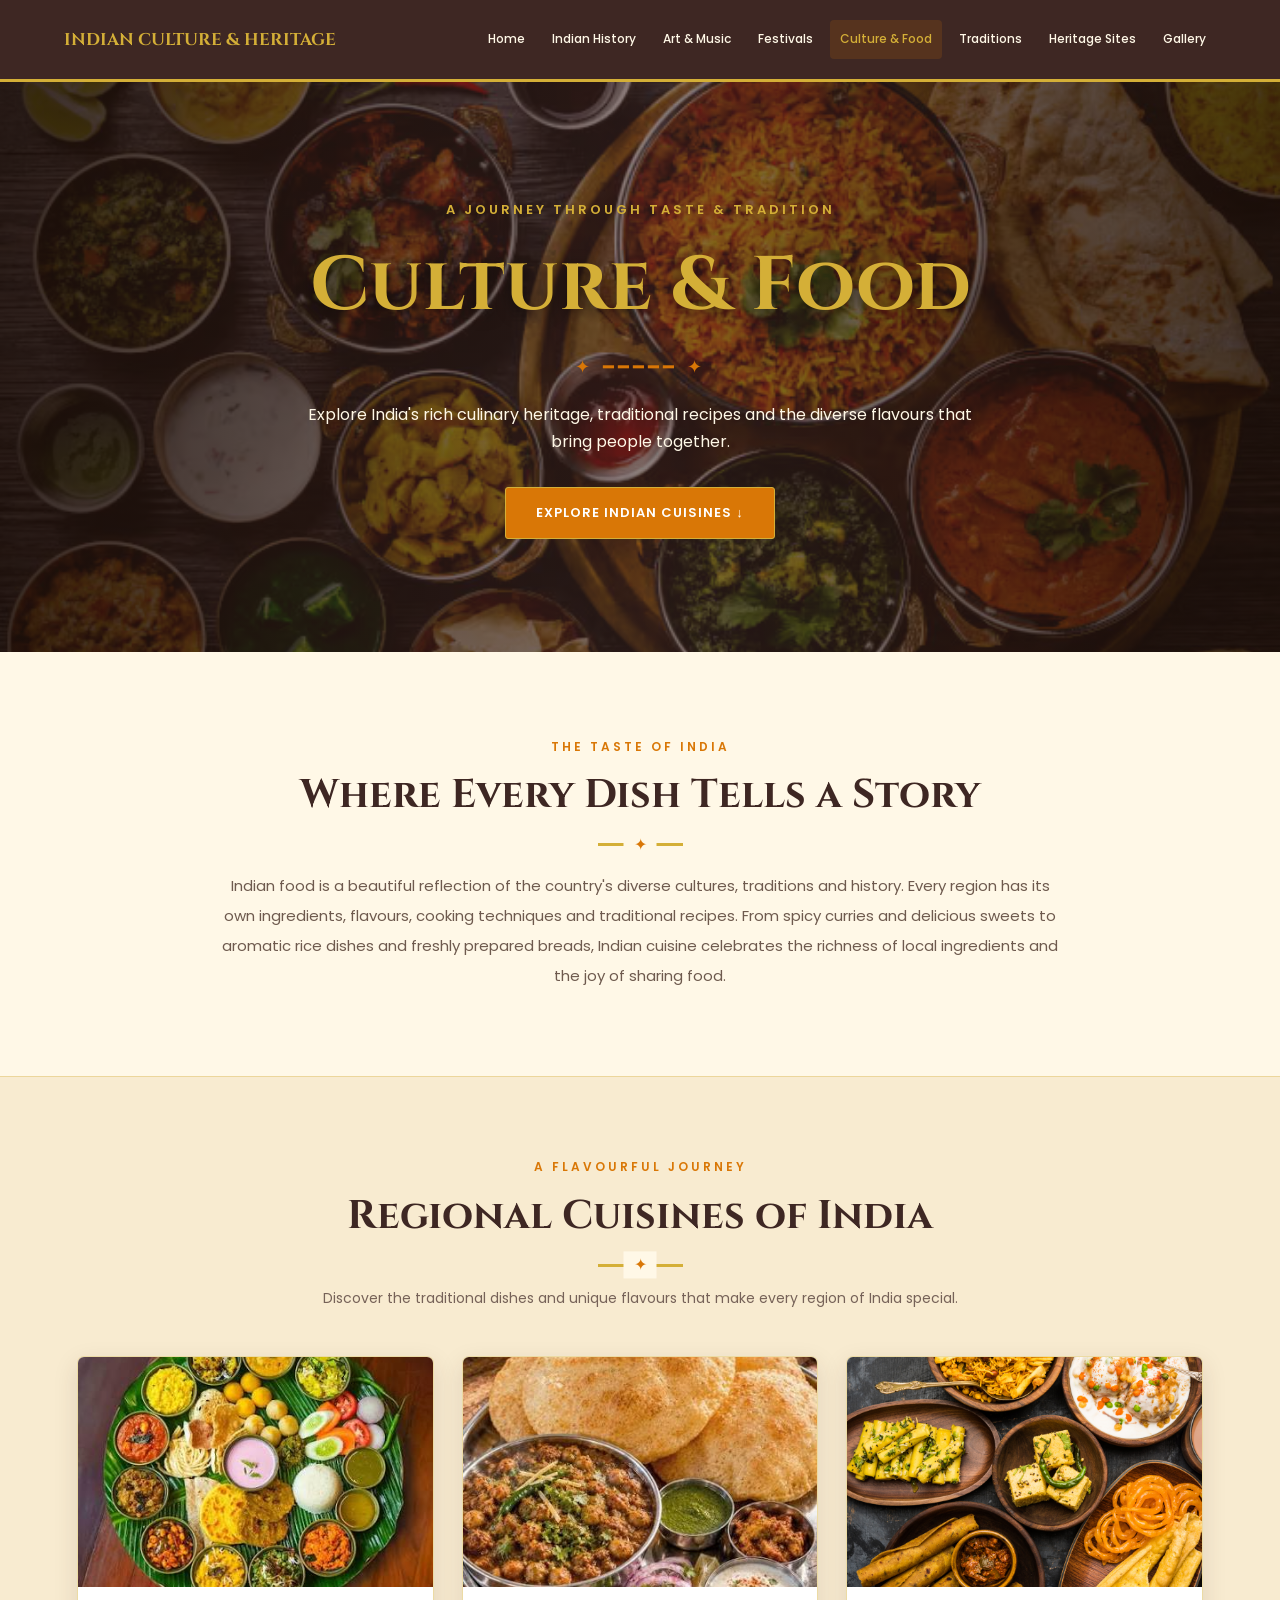
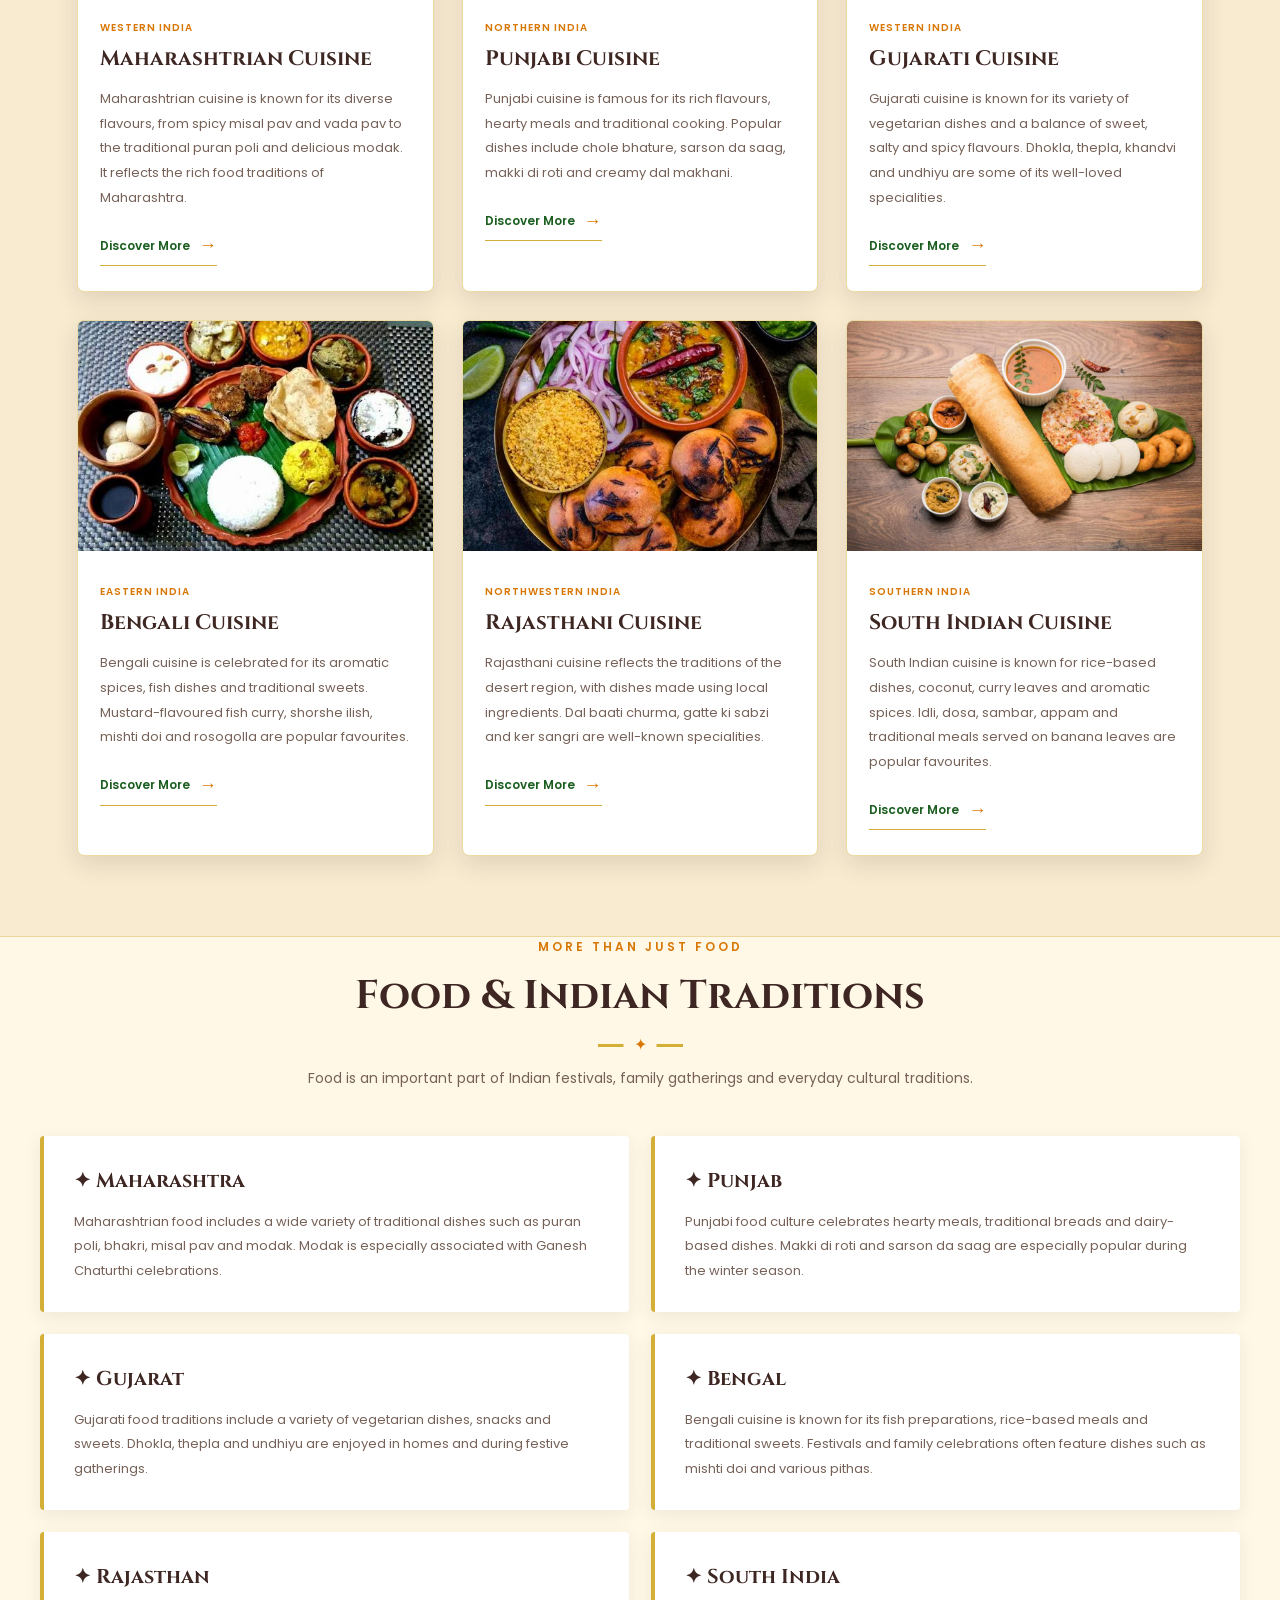
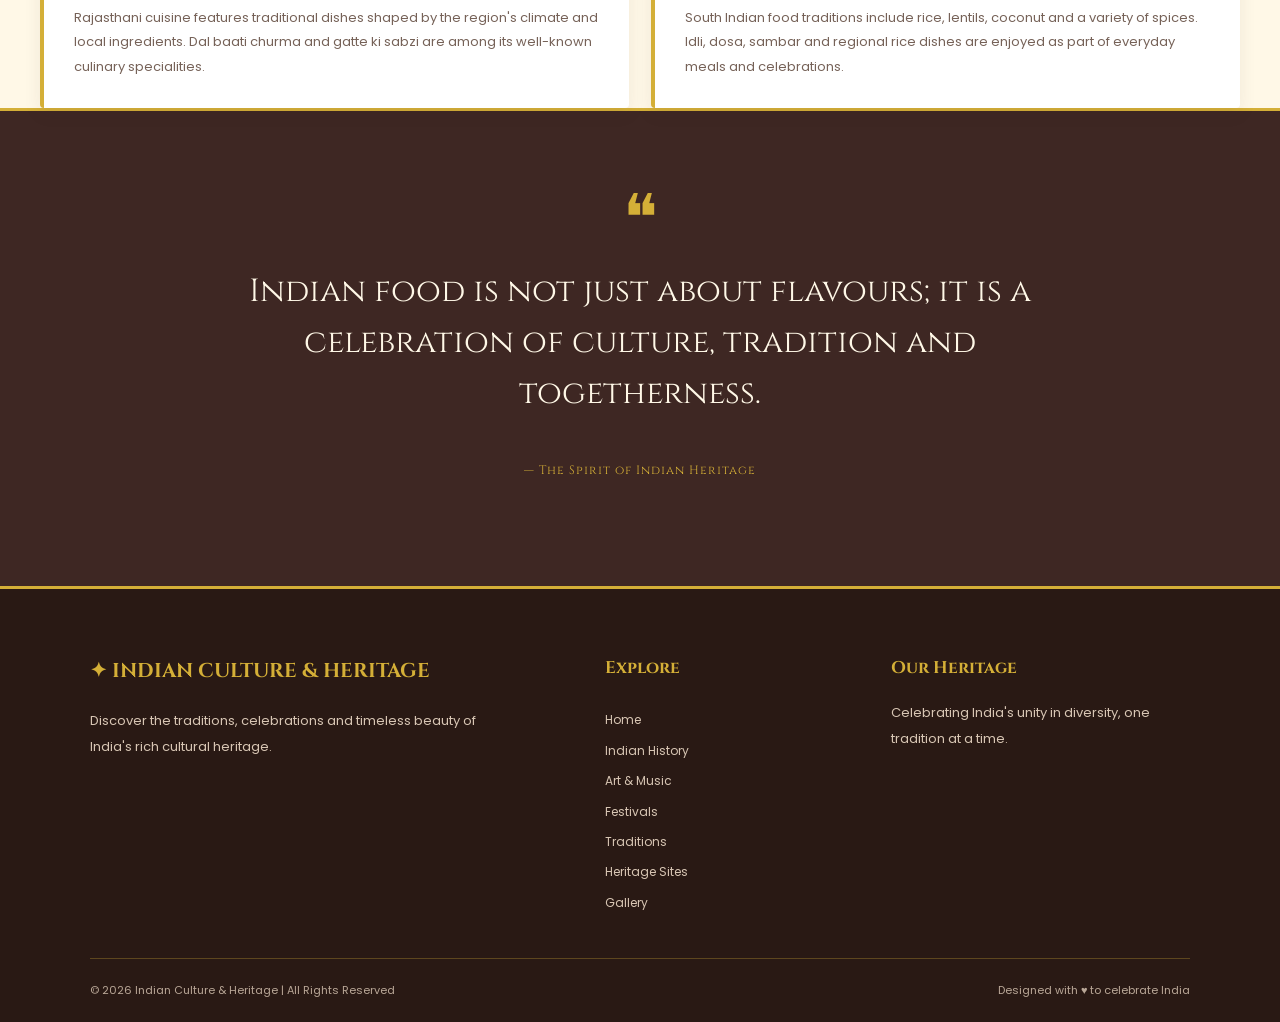
<file: pages/culture&food.html>
<!DOCTYPE html>
<html lang="en">
<head>
    <meta charset="UTF-8">
    <meta name="viewport" content="width=device-width, initial-scale=1.0">

    <title>Culture & Food | Indian Culture & Heritage</title>

    <link rel="preconnect" href="https://fonts.googleapis.com">
    <link rel="preconnect" href="https://fonts.gstatic.com" crossorigin>
    <link href="https://fonts.googleapis.com/css2?family=Cinzel:wght@500;600;700&family=Poppins:wght@400;500;600&display=swap" rel="stylesheet">

    <link rel="stylesheet" href="../css/culture&food.css">
</head>

<body>
    <header class="navbar">
        <a href="../index.html" class="logo">
            INDIAN CULTURE & HERITAGE
        </a>
        
        <nav class="nav-links">
            <a href="../index.html">Home</a>
            <a href="indian-history.html">Indian History</a>
            <a href="art&music.html">Art & Music</a>
            <a href="indian-festivals.html">Festivals</a>
            <a href="culture&food.html" class="active">Culture & Food</a>
            <a href="traditions&lifestyle.html">Traditions</a>
            <a href="heritage-sites.html">Heritage Sites</a>
            <a href="gallery.html">Gallery</a>
        </nav>
    </header>

    <section class="hero">

        <img src="../image/culture%26food/culture-food%20hero.jpg"
             alt="Traditional Indian food representing India's rich culinary heritage"
             class="hero-bg">

        <div class="hero-overlay"></div>
        <div class="hero-content">
            <span class="hero-label">A Journey Through Taste & Tradition</span>

            <h1>Culture & Food</h1>
            <div class="title-decoration">✦ ━━━━━ ✦</div>

            <p>
                Explore India's rich culinary heritage, traditional recipes
                and the diverse flavours that bring people together.
            </p>

            <a href="#regional-food" class="hero-btn">
                EXPLORE INDIAN CUISINES ↓
            </a>
        </div>
    </section>

    <section class="intro-section">

        <span class="section-label">THE TASTE OF INDIA</span>
        <h2>Where Every Dish Tells a Story</h2>

        <div class="gold-line"></div>
          <P> Indian food is a beautiful reflection of the country's diverse
            cultures, traditions and history. Every region has its own
            ingredients, flavours, cooking techniques and traditional recipes.
            From spicy curries and delicious sweets to aromatic rice dishes
            and freshly prepared breads, Indian cuisine celebrates the
            richness of local ingredients and the joy of sharing food.
        </p>
    </section>
    
    <section class="food-section" id="regional-food">
        <div class="section-heading">
            
            <span class="section-label">A FLAVOURFUL JOURNEY</span>
            <h2>Regional Cuisines of India</h2>

            <div class="gold-line"></div>

              <P>Discover the traditional dishes and unique flavours
                that make every region of India special.</P>
        </div>

        <div class="food-grid">
            <article class="food-card">

                <div class="food-image">
                    <img src="../image/culture%26food/maharashtrian-food.jpg"
                         alt="Traditional Maharashtrian cuisine">
                    <span class="festival-number">01</span>
                </div>

                <div class="food-content">
                    <span class="food-tag">Western India</span>
                    <h3>Maharashtrian Cuisine</h3>
                      <P>Maharashtrian cuisine is known for its diverse
                        flavours, from spicy misal pav and vada pav to
                        the traditional puran poli and delicious modak.
                        It reflects the rich food traditions of Maharashtra.</P>
                    
                    <a href="#maharashtra" class="read-more">
                        Discover More <span>→</span>
                    </a>
                </div>
            </article>

            <article class="food-card">

                <div class="food-image">
                    <img src="../image/culture%26food/punjabi-food.jpg"
                         alt="Traditional Punjabi food">

                    <span class="festival-number">02</span>
                </div>

                <div class="food-content">
                    <span class="food-tag">Northern India</span>

                    <h3>Punjabi Cuisine</h3>
                       <P>Punjabi cuisine is famous for its rich flavours,
                        hearty meals and traditional cooking.
                        Popular dishes include chole bhature, sarson da saag,
                        makki di roti and creamy dal makhani.</P>
                    
                    <a href="#punjab" class="read-more">
                        Discover More <span>→</span>
                    </a>
                </div>
            </article>

            <article class="food-card">

                <div class="food-image">
                    <img src="../image/culture%26food/gujarati-food.jpg"
                         alt="Traditional Gujarati thali">
                    <span class="festival-number">03</span>
                </div>

                <div class="food-content">
                    <span class="food-tag">Western India</span>
                    <h3>Gujarati Cuisine</h3>
                      <P>Gujarati cuisine is known for its variety of
                        vegetarian dishes and a balance of sweet, salty
                        and spicy flavours. Dhokla, thepla, khandvi and
                        undhiyu are some of its well-loved specialities.</P>
                    

                    <a href="#gujarat" class="read-more">
                        Discover More <span>→</span></a>
                </div>
            </article>

            <article class="food-card">

                <div class="food-image">
                    <img src="../image/culture%26food/bengali-food.jpg"
                         alt="Traditional Bengali cuisine">
                    <span class="festival-number">04</span>
                </div>

                <div class="food-content">
                    <span class="food-tag">Eastern India</span>
                    <h3>Bengali Cuisine</h3>
                       <P>Bengali cuisine is celebrated for its aromatic
                        spices, fish dishes and traditional sweets.
                        Mustard-flavoured fish curry, shorshe ilish,
                        mishti doi and rosogolla are popular favourites.</P>
                    
                    <a href="#bengal" class="read-more">
                        Discover More <span>→</span></a>
                </div>
            </article>

            <article class="food-card">

                <div class="food-image">
                    <img src="../image/culture%26food/rajasthani-food.jpg"
                         alt="Traditional Rajasthani food">
                    <span class="festival-number">05</span>
                </div>

                <div class="food-content">

                    <span class="food-tag">Northwestern India</span>
                    <h3>Rajasthani Cuisine</h3>

                       <P>Rajasthani cuisine reflects the traditions of
                        the desert region, with dishes made using local
                        ingredients. Dal baati churma, gatte ki sabzi
                        and ker sangri are well-known specialities.</P>                    

                    <a href="#rajasthan" class="read-more">
                        Discover More <span>→</span></a>
                </div>
            </article>

            <article class="food-card">

                <div class="food-image">
                    <img src="../image/culture%26food/south-indian-food.jpg"
                         alt="Traditional South Indian cuisine">
                    <span class="festival-number">06</span>
                </div>

                <div class="food-content">
                    <span class="food-tag">Southern India</span>
                    <h3>South Indian Cuisine</h3>

                        <P>South Indian cuisine is known for rice-based dishes,
                        coconut, curry leaves and aromatic spices.
                        Idli, dosa, sambar, appam and traditional meals
                        served on banana leaves are popular favourites.</P>
                    
                    <a href="#south-india" class="read-more">
                        Discover More <span>→</span></a>
                    
                </div>
            </article>
        </div>
    </section>

    <section class="culture-section">

        <div class="section-heading">
            <span class="section-label">MORE THAN JUST FOOD</span>
            <h2>Food & Indian Traditions</h2>
            <div class="gold-line"></div>

                <P>Food is an important part of Indian festivals,
                family gatherings and everyday cultural traditions.</p>
        </div>


        <div class="details-grid">

            <article class="detail-box" id="maharashtra">
                <h3>✦ Maharashtra</h3>
                   <P>Maharashtrian food includes a wide variety of
                    traditional dishes such as puran poli, bhakri,
                    misal pav and modak. Modak is especially associated
                    with Ganesh Chaturthi celebrations.</P>
            </article>


            <article class="detail-box" id="punjab">
                <h3>✦ Punjab</h3>
                    <P>Punjabi food culture celebrates hearty meals,
                    traditional breads and dairy-based dishes.
                    Makki di roti and sarson da saag are especially
                    popular during the winter season.</P>
            </article>
            
            <article class="detail-box" id="gujarat">
                <h3>✦ Gujarat</h3>
                   <P>Gujarati food traditions include a variety of
                    vegetarian dishes, snacks and sweets.
                    Dhokla, thepla and undhiyu are enjoyed in homes
                    and during festive gatherings.</P>
            </article>

            <article class="detail-box" id="bengal">
                <h3>✦ Bengal</h3>
                    <P>Bengali cuisine is known for its fish preparations,
                    rice-based meals and traditional sweets.
                    Festivals and family celebrations often feature
                    dishes such as mishti doi and various pithas.</P>
                
            </article>

            <article class="detail-box" id="rajasthan">
                <h3>✦ Rajasthan</h3>
                    <P>Rajasthani cuisine features traditional dishes
                    shaped by the region's climate and local ingredients.
                    Dal baati churma and gatte ki sabzi are among
                    its well-known culinary specialities.</P>
            </article>

            <article class="detail-box" id="south-india">
                <h3>✦ South India</h3>
                    <P>South Indian food traditions include rice, lentils,
                    coconut and a variety of spices.
                    Idli, dosa, sambar and regional rice dishes are
                    enjoyed as part of everyday meals and celebrations.</P>
            </article>
        </div>
    </section>
    
    <section class="quote-section">

        <div class="quote-symbol">❝</div>

            <P>Indian food is not just about flavours;
            it is a celebration of culture, tradition and togetherness.<P>
        
        <span>— The Spirit of Indian Heritage</span>

    </section>
    <footer class="footer">
        <div class="footer-content">
            <div class="footer-brand">

                <h2>✦ INDIAN CULTURE & HERITAGE</h2>
                   <P> Discover the traditions, celebrations and timeless
                    beauty of India's rich cultural heritage.</P>
                
            </div>
            <div class="footer-links">

                <h3>Explore</h3>
                <a href="../index.html">Home</a>
                <a href="indian-history.html">Indian History</a>
                <a href="art&music.html">Art & Music</a>
                <a href="indian-festivals.html">Festivals</a>
                <a href="traditions&lifestyle.html">Traditions</a>
                <a href="heritage-sites.html">Heritage Sites</a>
                <a href="gallery.html">Gallery</a>

            </div>


            <div class="footer-note">

                <h3>Our Heritage</h3>
                   <P>Celebrating India's unity in diversity,
                    one tradition at a time.</P>
                
            </div>
        </div>

        <div class="footer-bottom">
            <p>© 2026 Indian Culture & Heritage | All Rights Reserved</p>
            <p>Designed with ♥ to celebrate India</p>

        </div>
    </footer>

</body>
</html>
</file>
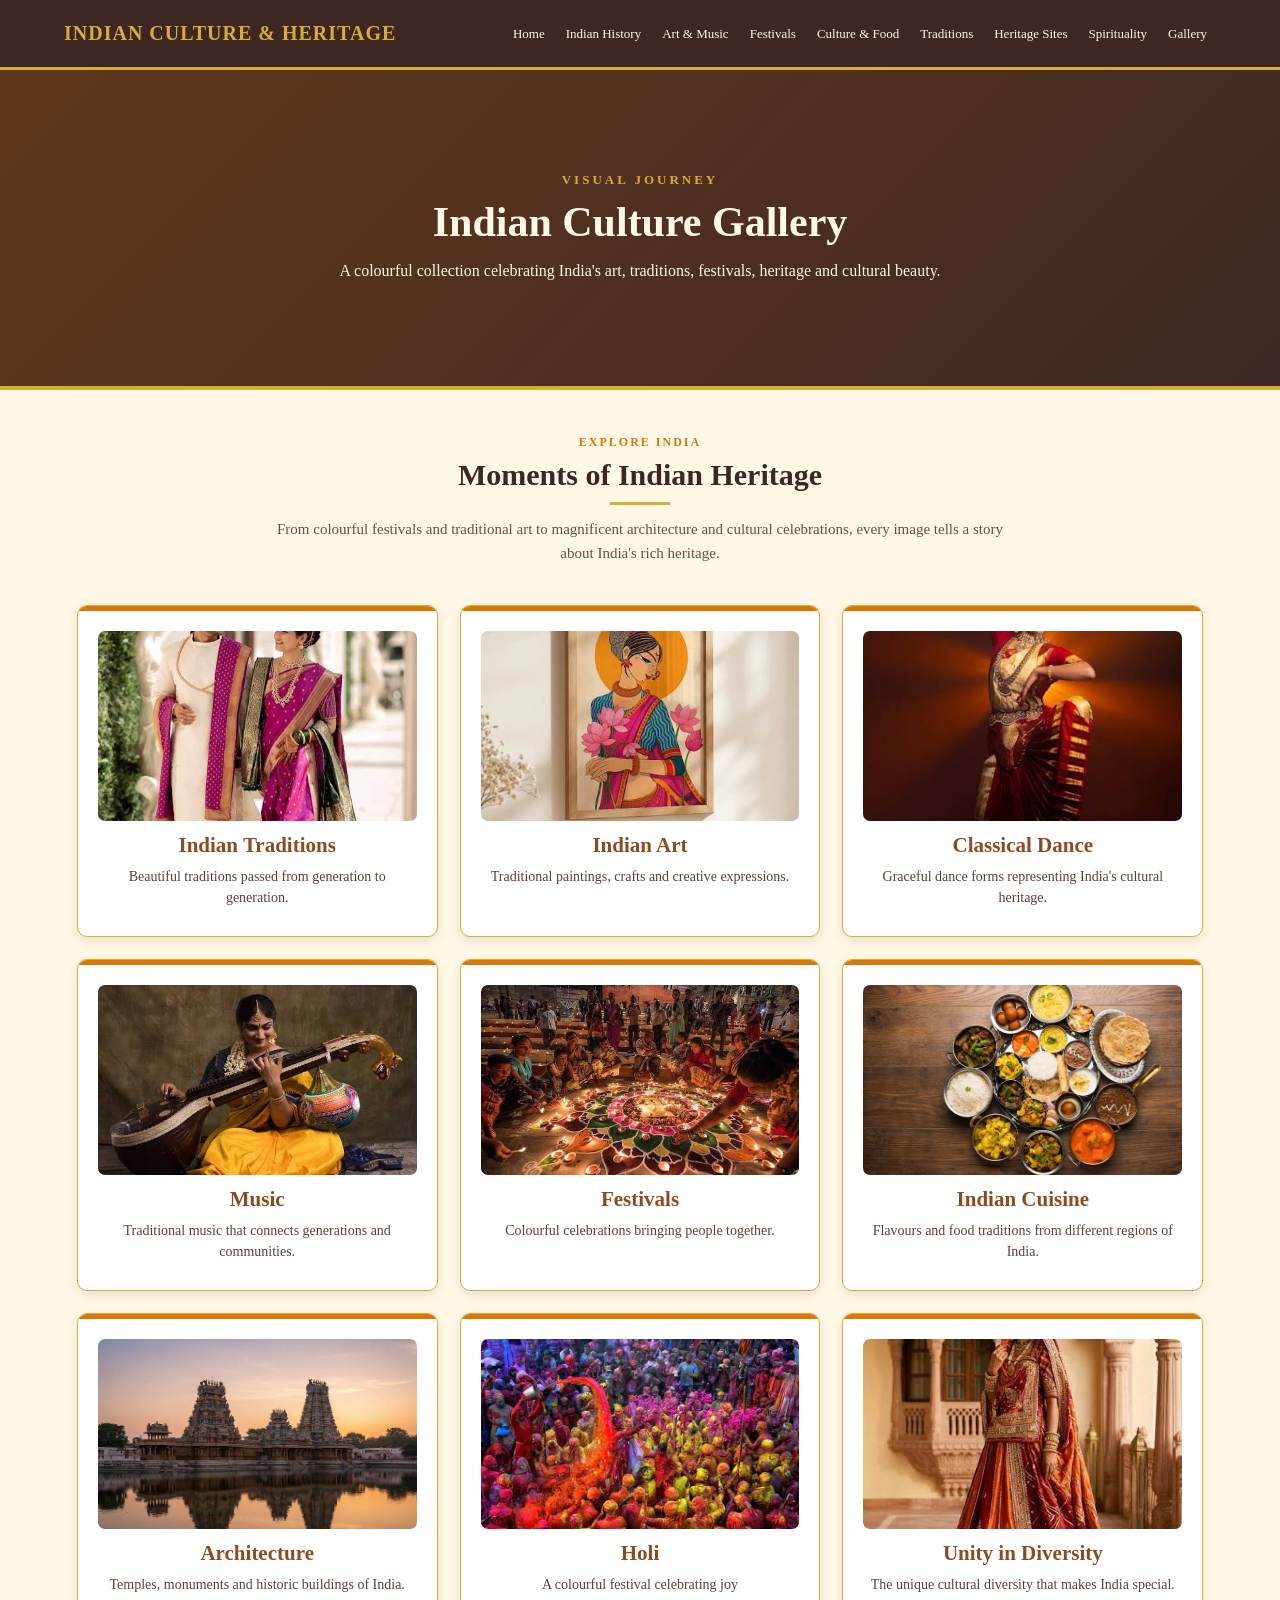
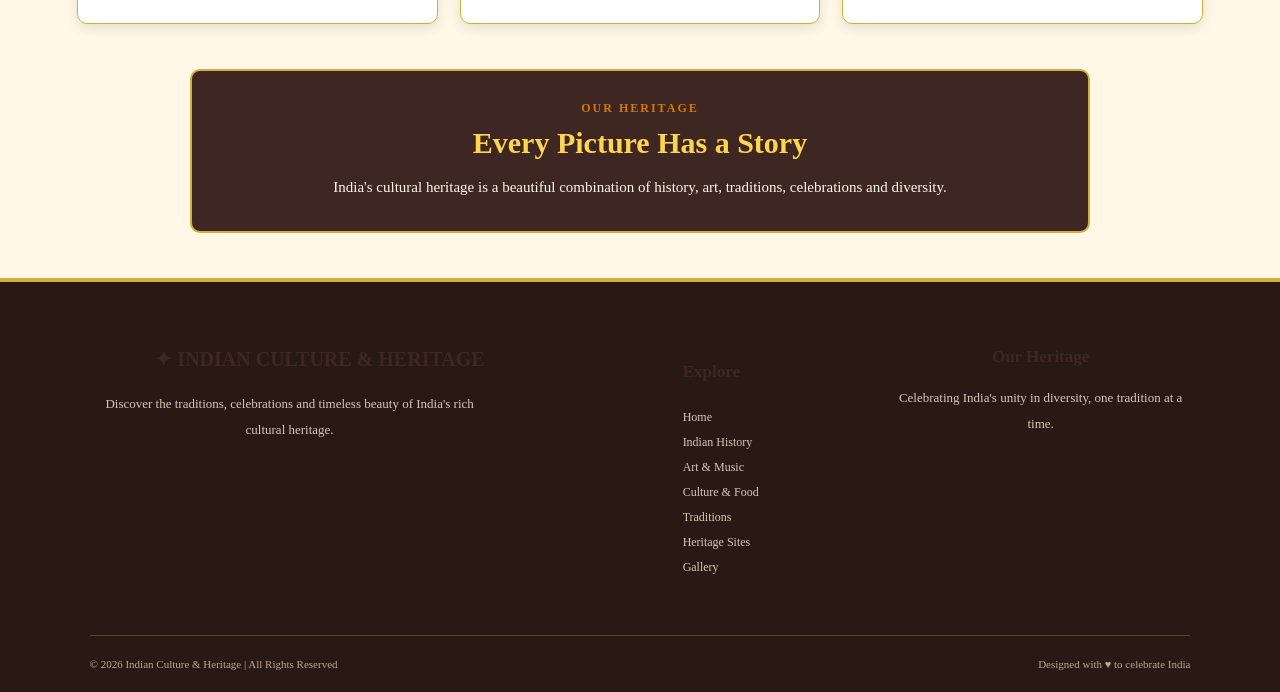
<file: pages/gallery.html>
<!DOCTYPE html>
<html lang="en">
<head>
    <meta charset="UTF-8">
    <meta name="viewport" content="width=device-width, initial-scale=1.0">

    <title>Gallery | Indian Culture & Heritage</title>

    <link rel="stylesheet" href="../css/gallery.css">
    <link rel="stylesheet" href="../css/footer.css"/>
</head>

<body>
    <header class="navbar">

        <a href="../index.html" class="logo">
            INDIAN CULTURE & HERITAGE
        </a>

        <nav>
            <a href="../index.html">Home</a>
            <a href="indian-history.html">Indian History</a>
            <a href="art&music.html">Art & Music</a>
            <a href="indian-festivals.html">Festivals</a>
            <a href="culture&food.html">Culture & Food</a>
            <a href="traditions&lifestyle.html">Traditions</a>
            <a href="heritage-sites.html">Heritage Sites</a>
            <a href="religion&spirituality.html">Spirituality</a>
            <a href="gallery.html">Gallery</a>
        </nav>

    </header>

    <section class="hero">

        <div class="hero-content">

            <p class="small-title">VISUAL JOURNEY</p>

            <h1>Indian Culture Gallery</h1>

            <p>
                A colourful collection celebrating India's art, traditions,
                festivals, heritage and cultural beauty.
            </p>

        </div>

    </section>

    <section class="intro">

        <p class="section-label">EXPLORE INDIA</p>

        <h2>Moments of Indian Heritage</h2>

        <p>
            From colourful festivals and traditional art to magnificent
            architecture and cultural celebrations, every image tells
            a story about India's rich heritage.
        </p>

    </section>

    <section class="gallery-section">

        <div class="gallery-grid">

            <div class="gallery-item">
                <img src="../image/gallery/gallery9.jpg"alt="Indian traditional" class="card-image">

                <h3>Indian Traditions</h3>
                <p>Beautiful traditions passed from generation to generation.</p>
            </div>


            <div class="gallery-item">
                <img src="../image/gallery/gallery4.jpg"alt="Indian art" class="card-image">


                <h3>Indian Art</h3>
                <p>Traditional paintings, crafts and creative expressions.</p>
            </div>


            <div class="gallery-item">
                <img src="../image/gallery/gallery1.jpg"alt="Classical dance" class="card-image">


                <h3>Classical Dance</h3>
                <p>Graceful dance forms representing India's cultural heritage.</p>
            </div>


            <div class="gallery-item">
                <img src="../image/gallery/gallery7.jpg"alt="Music" class="card-image">

                <h3>Music</h3>
                <p>Traditional music that connects generations and communities.</p>
            </div>


            <div class="gallery-item">
                <img src="../image/gallery/gallery2.jpg"alt="festivals" class="card-image">

                <h3>Festivals</h3>
                <p>Colourful celebrations bringing people together.</p>
            </div>


            <div class="gallery-item">
                <img src="../image/gallery/gallery6.jpg"alt="indian cuisine" class="card-image">


                <h3>Indian Cuisine</h3>
                <p>Flavours and food traditions from different regions of India.</p>
            </div>


            <div class="gallery-item">
                <img src="../image/gallery/gallery8.jpg"alt="architecture" class="card-image">


                <h3>Architecture</h3>
                <p>Temples, monuments and historic buildings of India.</p>
            </div>

            <div class="gallery-item">
                <img src="../image/gallery/gallery3.jpg"alt="holi" class="card-image">

                <h3>Holi</h3>
                <p>A colourful festival celebrating joy</p>
            </div>

            <div class="gallery-item">
                <img src="../image/gallery/gallery5.jpg"alt="Taj Mahal" class="card-image">


                <h3>Unity in Diversity</h3>
                <p>The unique cultural diversity that makes India special.</p>
            </div>

        </div>

    </section>

    <section class="gallery-message">

        <p class="section-label">OUR HERITAGE</p>

        <h2>Every Picture Has a Story</h2>

        <p>
            India's cultural heritage is a beautiful combination of history,
            art, traditions, celebrations and diversity.
        </p>

    </section>
    
    <footer class="footer">

        <div class="footer-content">

            <div class="footer-brand">
                <h2>✦ INDIAN CULTURE & HERITAGE</h2>
                <p>
                    Discover the traditions, celebrations and timeless
                    beauty of India's rich cultural heritage.
                </p>
            </div>

            <div class="footer-links">
                <h3>Explore</h3>
                <a href="../index.html">Home</a>
                <a href="indian-history.html">Indian History</a>
                <a href="art&music.html">Art & Music</a>
                <a href="culture&food.html">Culture & Food</a>
                <a href="traditions&lifestyle.html">Traditions</a>
                <a href="heritage-sites.html">Heritage Sites</a>
                <a href="gallery.html">Gallery</a>
            </div>

            <div class="footer-note">
                <h3>Our Heritage</h3>
                <p>
                    Celebrating India's unity in diversity,
                    one tradition at a time.
                </p>
            </div>

        </div>

        <div class="footer-bottom">
            <p>© 2026 Indian Culture & Heritage | All Rights Reserved</p>
            <p>Designed with ♥ to celebrate India</p>
        </div>

    </footer>


</body>
</html>
</file>
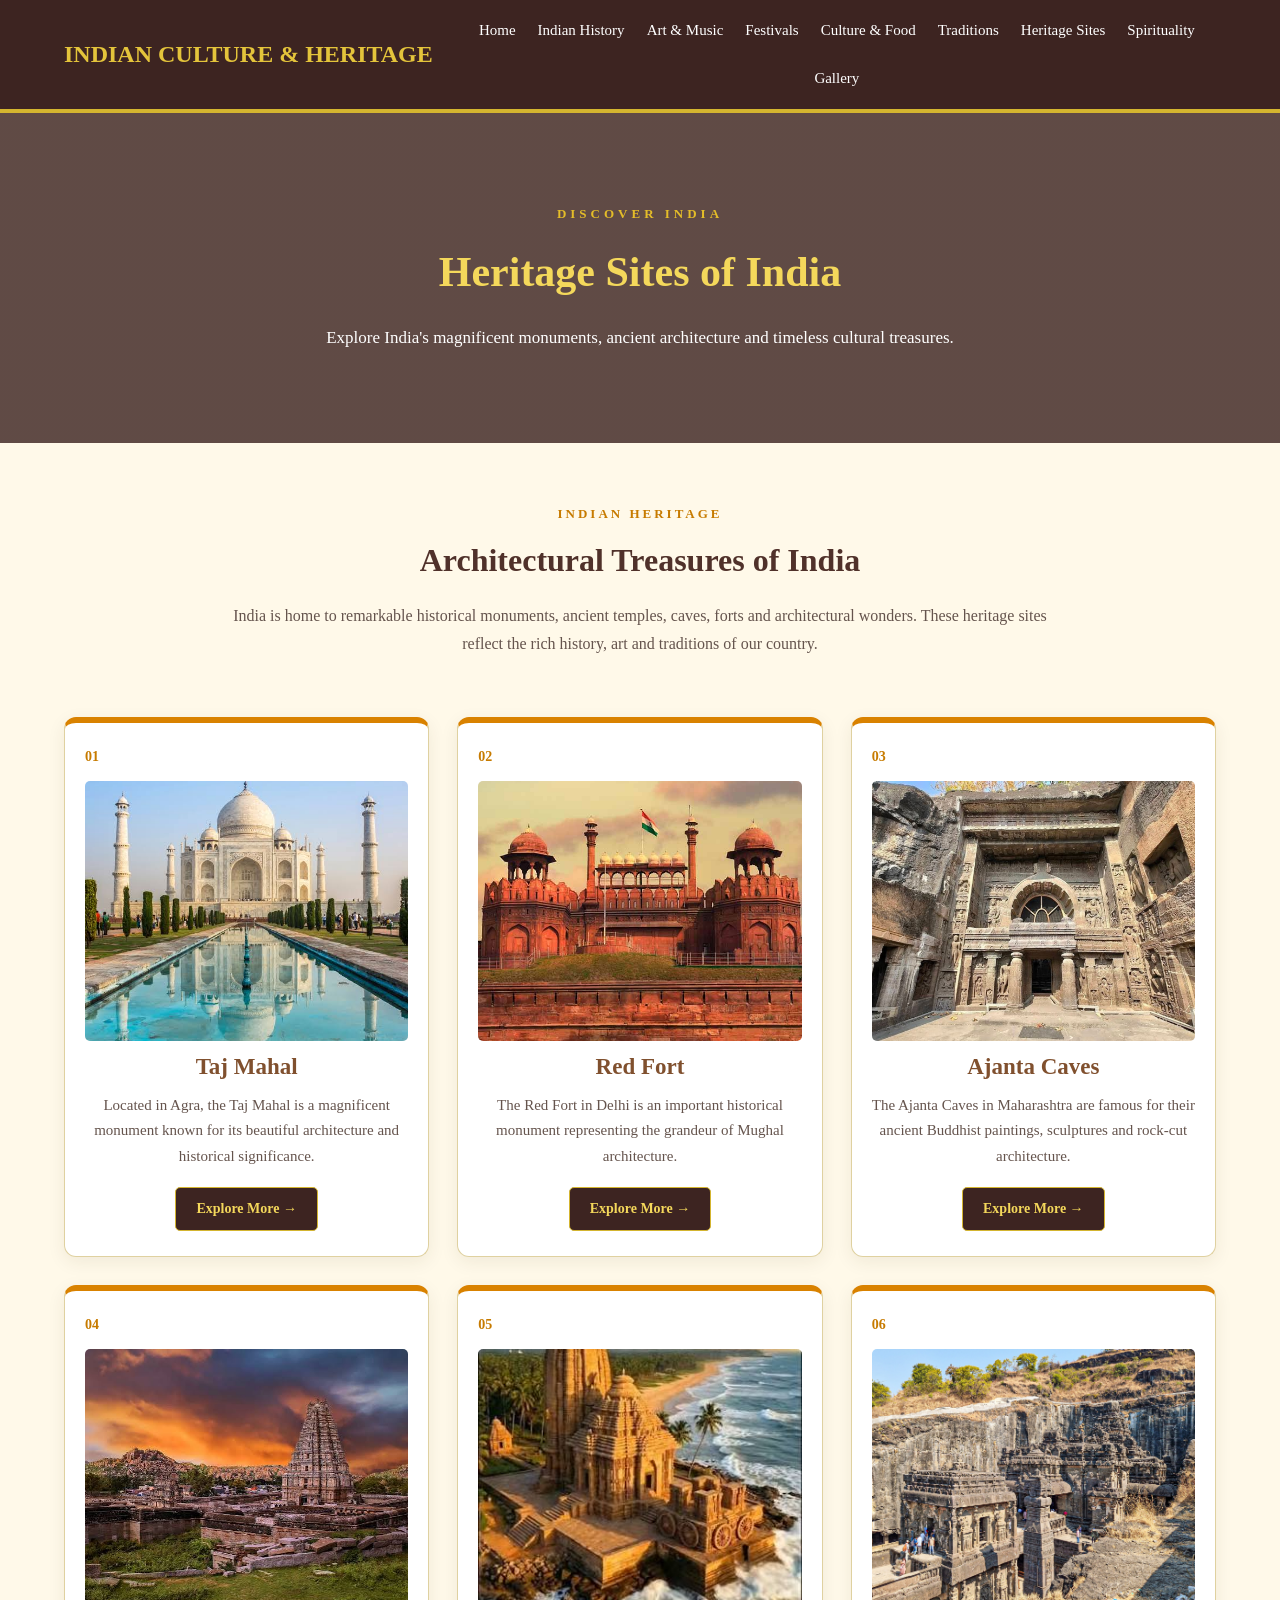
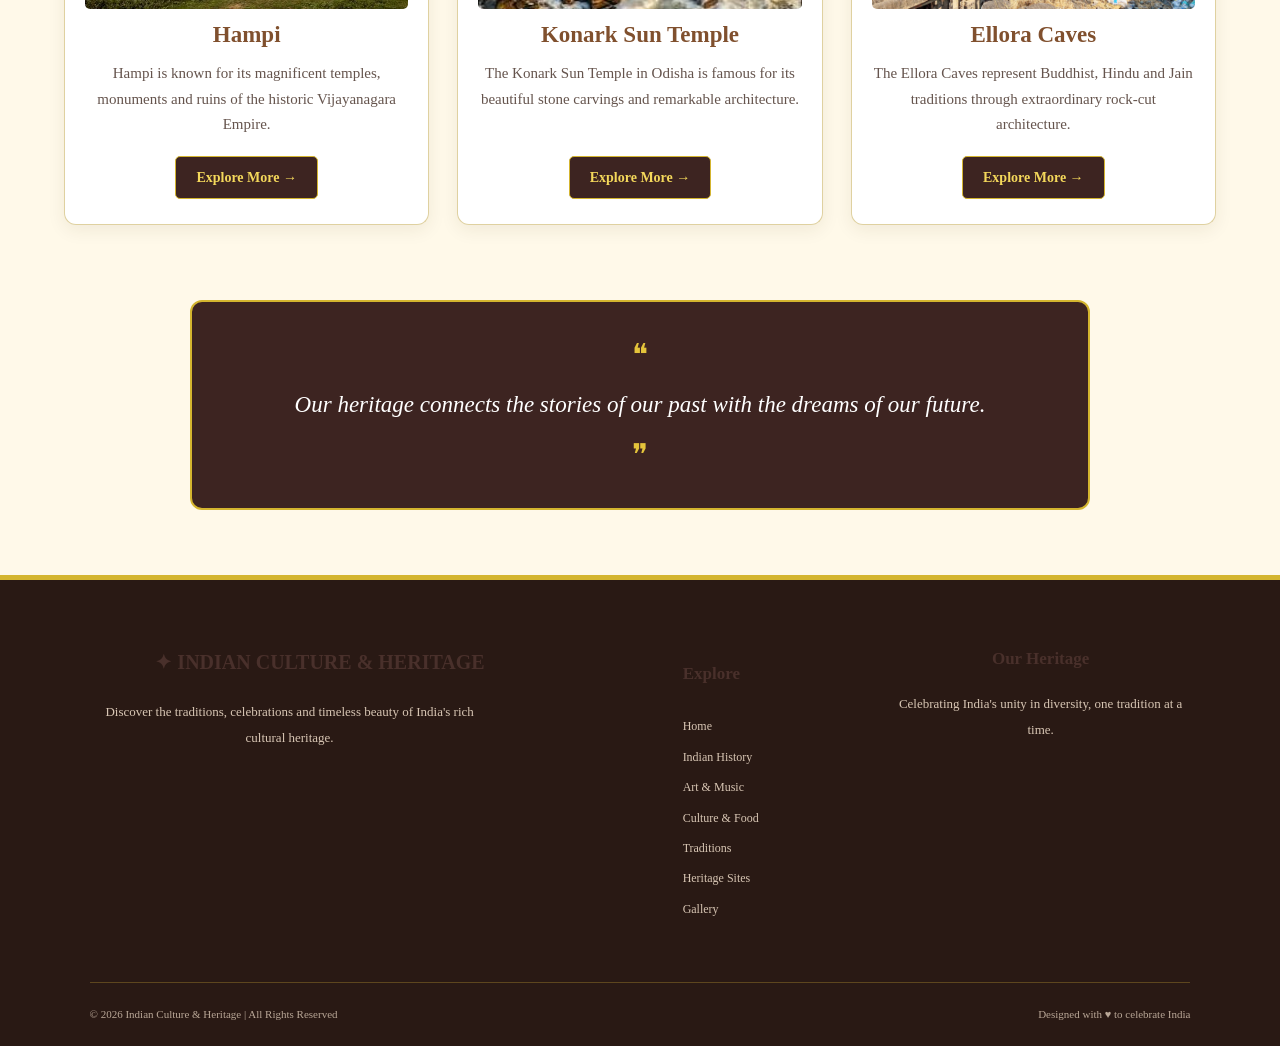
<file: pages/heritage-sites.html>
<!DOCTYPE html>
<html lang="en">
<head>
    <meta charset="UTF-8">
    <meta name="viewport" content="width=device-width, initial-scale=1.0">

    <title>Heritage Sites | Indian Culture & Heritage</title>

    <link rel="stylesheet" href="../css/heritage-sites.css">
    <link rel="stylesheet" href="../css/footer.css"/>
</head>

<body>

    <header class="navbar">

        <a href="../index.html" class="logo">
            INDIAN CULTURE & HERITAGE
        </a>

        <nav>
            <a href="../index.html">Home</a>
            <a href="indian-history.html">Indian History</a>
            <a href="art&music.html">Art & Music</a>
            <a href="indian-festivals.html">Festivals</a>
            <a href="culture&food.html">Culture & Food</a>
            <a href="traditions&lifestyle.html">Traditions</a>
            <a href="heritage-sites.html">Heritage Sites</a>
            <a href="religion&spirituality.html">Spirituality</a>
            <a href="gallery.html">Gallery</a>
        </nav>

    </header>

    <section class="hero">

        <div class="hero-content">

            <p class="small-title">DISCOVER INDIA</p>

            <h1>Heritage Sites of India</h1>

            <p>
                Explore India's magnificent monuments, ancient architecture
                and timeless cultural treasures.
            </p>

        </div>

    </section>

    <section class="intro">

        <p class="section-label">INDIAN HERITAGE</p>

        <h2>Architectural Treasures of India</h2>

        <p>
            India is home to remarkable historical monuments, ancient temples,
            caves, forts and architectural wonders. These heritage sites
            reflect the rich history, art and traditions of our country.
        </p>

    </section>

    <section class="heritage-section">

        <div class="card-container">

            <article class="heritage-card">

                <div class="card-number">01</div>

            <img src="../image/tajmahal.jpg"alt="Taj Mahal" class="card-image">

                <h3>Taj Mahal</h3>

                <p>
                    Located in Agra, the Taj Mahal is a magnificent monument
                    known for its beautiful architecture and historical
                    significance.
                </p>

                <a href="https://en.wikipedia.org/wiki/Taj_Mahal"
                   target="_blank"
                   class="learn-more">
                    Explore More →
                </a>

            </article>


            <article class="heritage-card">

                <div class="card-number">02</div>

                 <img src="../image/Redfort.jpg"alt="Taj Mahal" class="card-image">


                <h3>Red Fort</h3>

                <p>
                    The Red Fort in Delhi is an important historical monument
                    representing the grandeur of Mughal architecture.
                </p>

                <a href="https://en.wikipedia.org/wiki/Red_Fort"
                   target="_blank"
                   class="learn-more">
                    Explore More →
                </a>

            </article>


            <article class="heritage-card">

                <div class="card-number">03</div>

                 <img src="../image/ajanta.jpg"alt="Ajanta_Caves" class="card-image">


                <h3>Ajanta Caves</h3>

                <p>
                    The Ajanta Caves in Maharashtra are famous for their
                    ancient Buddhist paintings, sculptures and rock-cut
                    architecture.
                </p>

                <a href="https://en.wikipedia.org/wiki/Ajanta_Caves"
                   target="_blank"
                   class="learn-more">
                    Explore More →
                </a>

            </article>


            <article class="heritage-card">

                <div class="card-number">04</div>

                 <img src="../image/hampi.jpg"alt="Hampi" class="card-image">


                <h3>Hampi</h3>

                <p>
                    Hampi is known for its magnificent temples, monuments
                    and ruins of the historic Vijayanagara Empire.
                </p>

                <a href="https://en.wikipedia.org/wiki/Hampi"
                   target="_blank"
                   class="learn-more">
                    Explore More →
                </a>

            </article>


            <article class="heritage-card">

                <div class="card-number">05</div>

                 <img src="../image/konark.jpg"alt="Konark sun temple" class="card-image">


                <h3>Konark Sun Temple</h3>

                <p>
                    The Konark Sun Temple in Odisha is famous for its
                    beautiful stone carvings and remarkable architecture.
                </p>

                <a href="https://en.wikipedia.org/wiki/Konark_Sun_Temple"
                   target="_blank"
                   class="learn-more">
                    Explore More →
                </a>

            </article>


            <article class="heritage-card">

                <div class="card-number">06</div>

                 <img src="../image/ellora.jpg"alt="Ellora Caves" class="card-image">


                <h3>Ellora Caves</h3>

                <p>
                    The Ellora Caves represent Buddhist, Hindu and Jain
                    traditions through extraordinary rock-cut architecture.
                </p>

                <a href="https://en.wikipedia.org/wiki/Ellora_Caves"
                   target="_blank"
                   class="learn-more">
                    Explore More →
                </a>

            </article>

        </div>

    </section>

    <section class="quote">

        <span>❝</span>

        <p>
            Our heritage connects the stories of our past with the dreams
            of our future.
        </p>

        <span>❞</span>

    </section>

    <footer class="footer">

        <div class="footer-content">

            <div class="footer-brand">
                <h2>✦ INDIAN CULTURE & HERITAGE</h2>
                <p>
                    Discover the traditions, celebrations and timeless
                    beauty of India's rich cultural heritage.
                </p>
            </div>

            <div class="footer-links">
                <h3>Explore</h3>
                <a href="../index.html">Home</a>
                <a href="indian-history.html">Indian History</a>
                <a href="art&music.html">Art & Music</a>
                <a href="culture&food.html">Culture & Food</a>
                <a href="traditions&lifestyle.html">Traditions</a>
                <a href="heritage-sites.html">Heritage Sites</a>
                <a href="gallery.html">Gallery</a>
            </div>

            <div class="footer-note">
                <h3>Our Heritage</h3>
                <p>
                    Celebrating India's unity in diversity,
                    one tradition at a time.
                </p>
            </div>

        </div>

        <div class="footer-bottom">
            <p>© 2026 Indian Culture & Heritage | All Rights Reserved</p>
            <p>Designed with ♥ to celebrate India</p>
        </div>

    </footer>

</body>
</html>
</file>
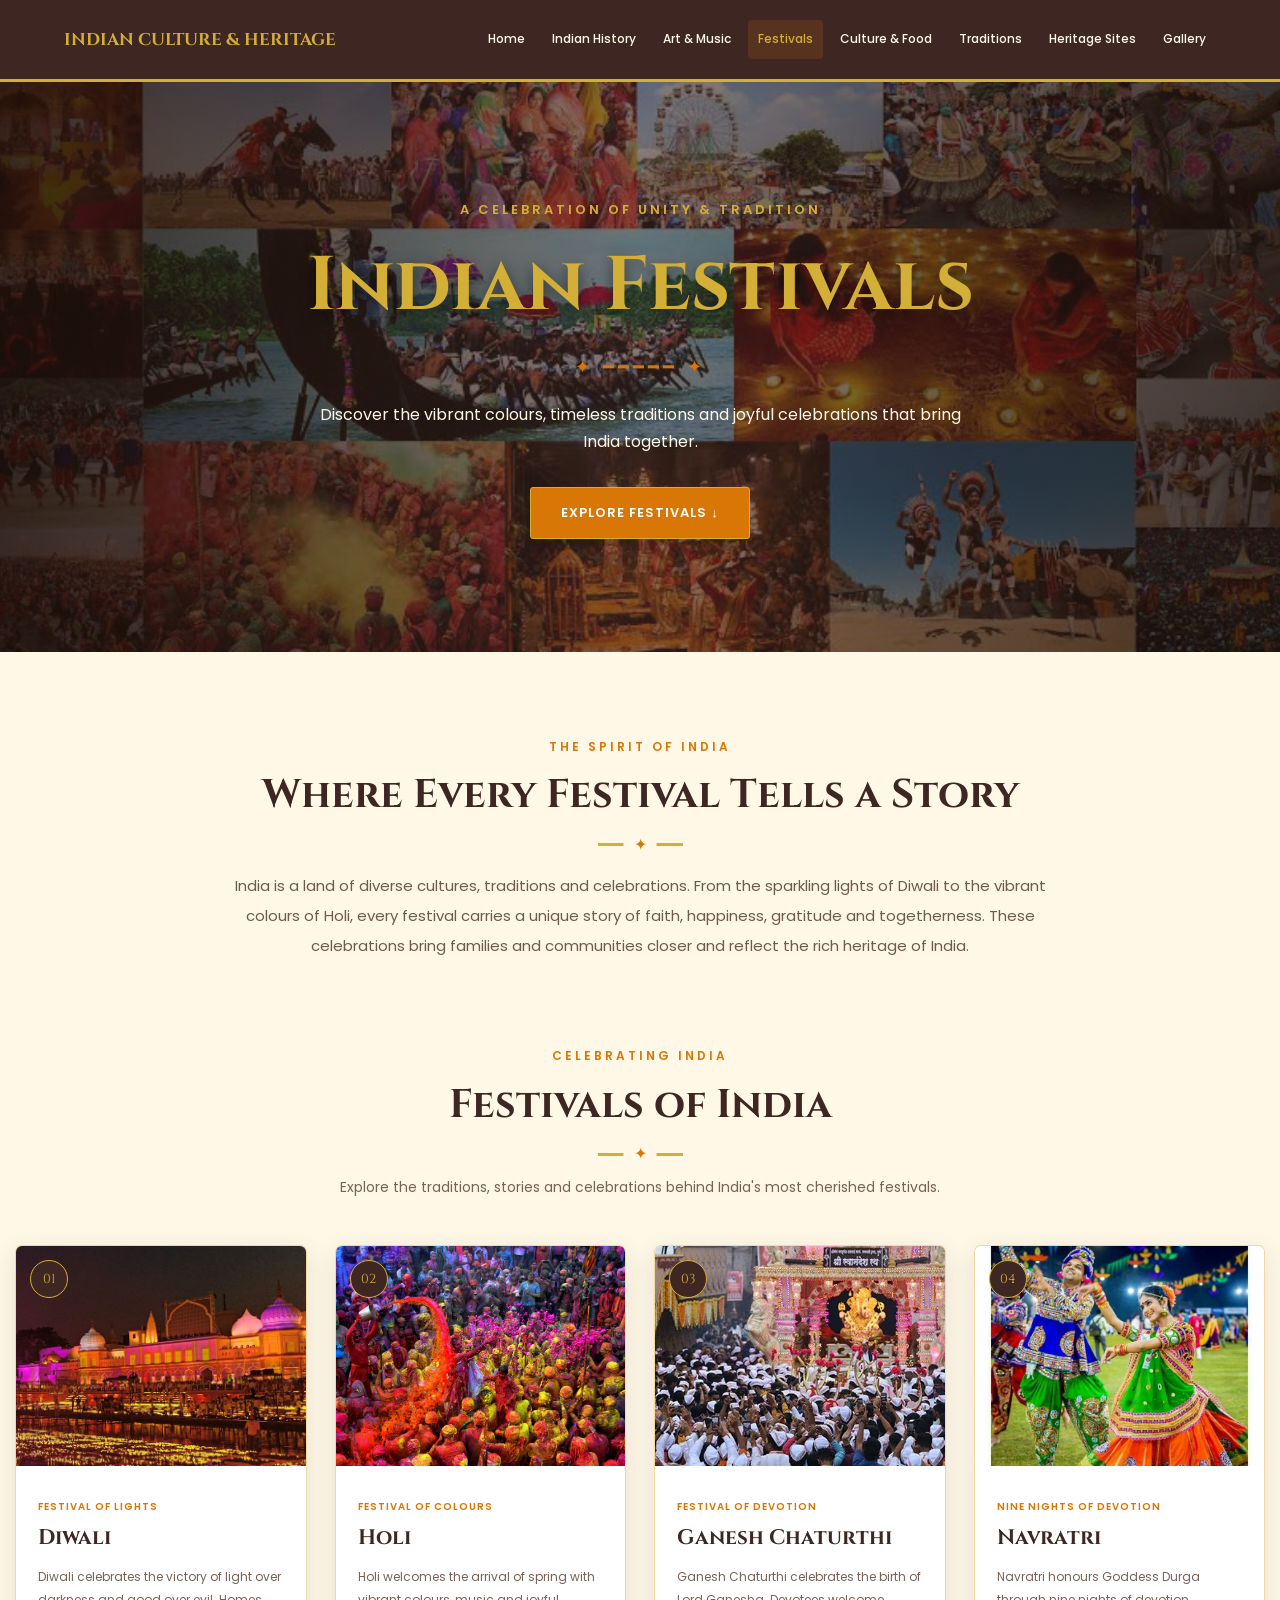
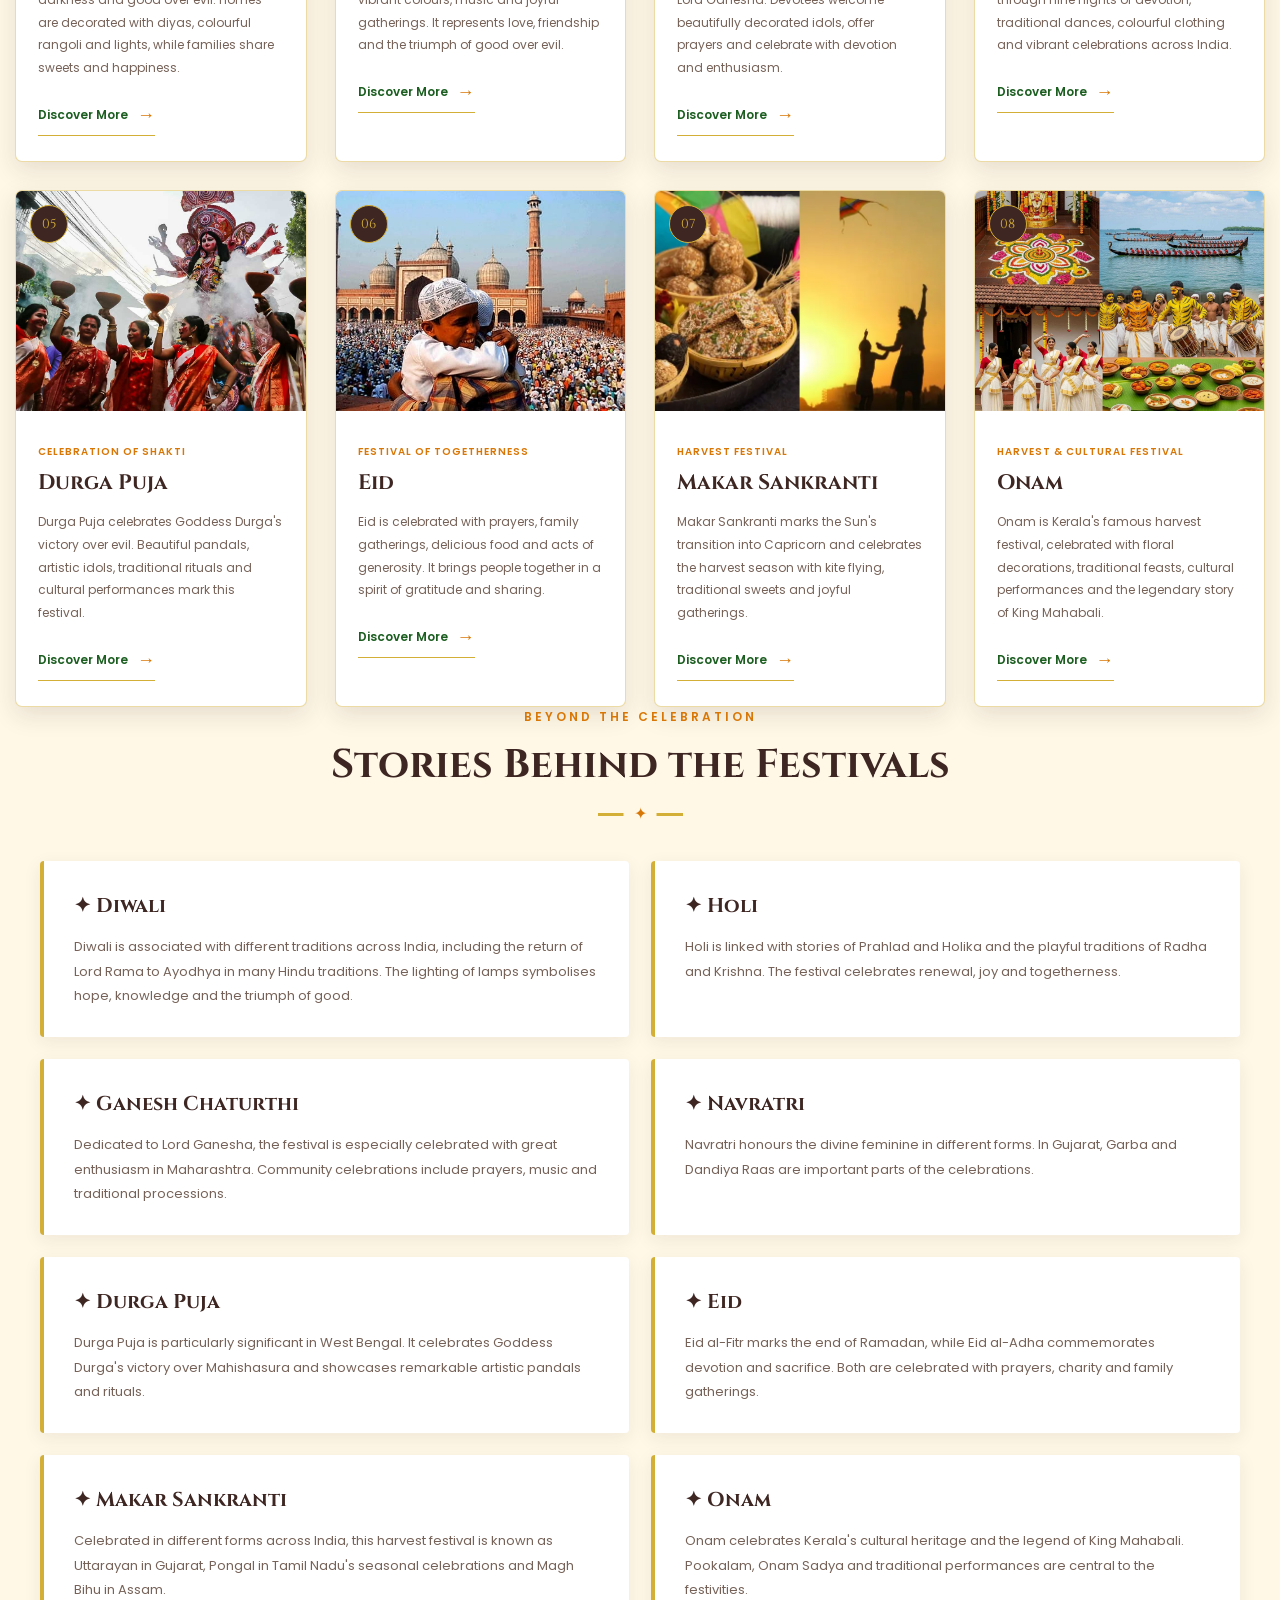
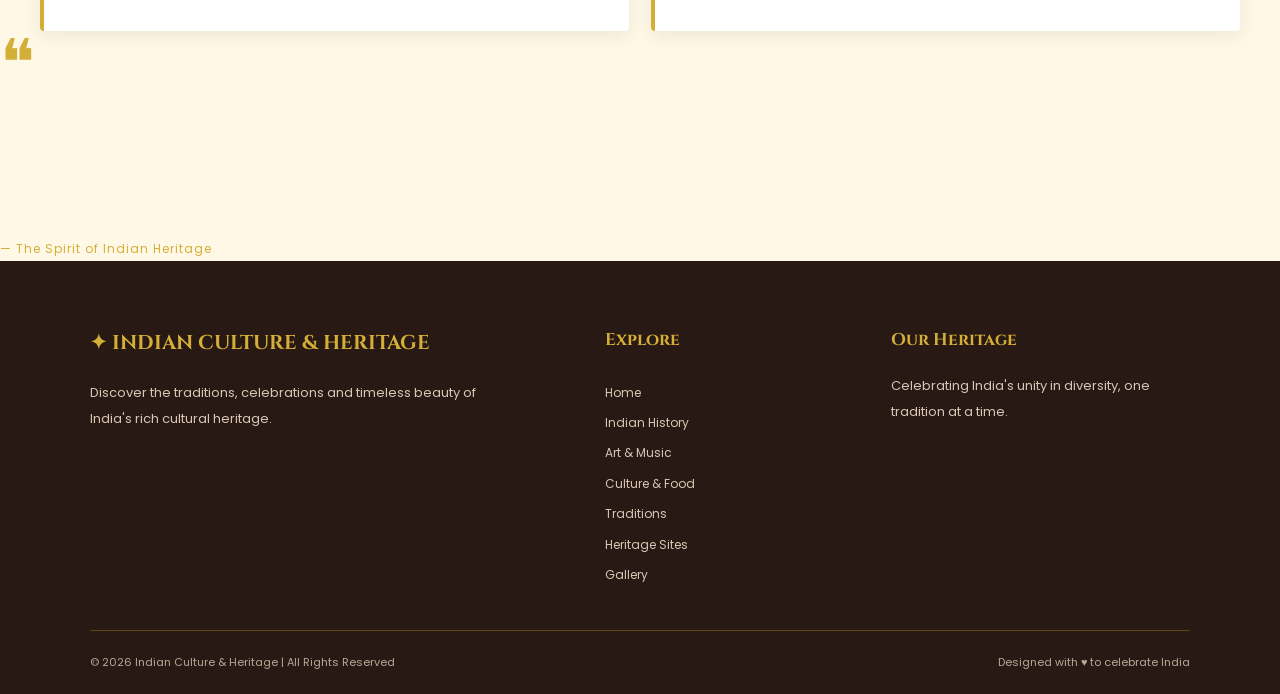
<file: pages/indian-festivals.html>
<!DOCTYPE html>
<html lang="en">
<head>
    <meta charset="UTF-8">
    <meta name="viewport" content="width=device-width, initial-scale=1.0">
    <title>Indian Festivals | Indian Culture & Heritage</title>

    <link rel="preconnect" href="https://fonts.googleapis.com">
    <link rel="preconnect" href="https://fonts.gstatic.com" crossorigin>
    <link href="https://fonts.googleapis.com/css2?family=Cinzel:wght@500;600;700&family=Poppins:wght@400;500;600&display=swap" rel="stylesheet">

    <link rel="stylesheet" href="../css/indian-festivals.css">
</head>

<body>

    <header class="navbar">
        <a href="../index.html" class="logo">
            INDIAN CULTURE & HERITAGE

        </a>

        <nav class="nav-links">
            <a href="../index.html">Home</a>
            <a href="indian-history.html">Indian History</a>
            <a href="art&music.html">Art & Music</a>
            <a href="indian-festivals.html" class="active">Festivals</a>
            <a href="culture&food.html">Culture & Food</a>
            <a href="traditions&lifestyle.html">Traditions</a>
            <a href="heritage-sites.html">Heritage Sites</a>
            <a href="gallery.html">Gallery</a>
        </nav>
    </header>

    <section class="hero">

        <img src="../image/indian festivals/hero.jpg"
             alt="Beautiful Indian Diwali celebration with traditional lights"
             class="hero-bg">

        <div class="hero-overlay"></div>

        <div class="hero-content">
            <span class="hero-label">A Celebration of Unity & Tradition</span>

            <h1>Indian Festivals</h1>

            <div class="title-decoration">✦ ━━━━━ ✦</div>

            <p>
                Discover the vibrant colours, timeless traditions and
                joyful celebrations that bring India together.
            </p>

            <a href="#festivals" class="hero-btn">EXPLORE FESTIVALS ↓</a>
        </div>

    </section>

    <section class="intro-section">
        <span class="section-label">THE SPIRIT OF INDIA</span>

        <h2>Where Every Festival Tells a Story</h2>

        <div class="gold-line"></div>

        <p>
            India is a land of diverse cultures, traditions and celebrations.
            From the sparkling lights of Diwali to the vibrant colours of
            Holi, every festival carries a unique story of faith, happiness,
            gratitude and togetherness. These celebrations bring families
            and communities closer and reflect the rich heritage of India.
        </p>
    </section>

    <section class="festivals-section" id="festivals">

        <div class="section-heading">
            <span class="section-label">CELEBRATING INDIA</span>
            <h2>Festivals of India</h2>
            <div class="gold-line"></div>
            <p>
                Explore the traditions, stories and celebrations
                behind India's most cherished festivals.
            </p>
        </div>

        <div class="festival-grid">

            <article class="festival-card">
                <div class="card-image">
                    <img src="../image/indian festivals/diwali.jpg"
                         alt="Diwali festival with glowing diyas">
                    <span class="festival-number">01</span>
                </div>
                <div class="card-content">
                    <span class="festival-tag">Festival of Lights</span>
                    <h3>Diwali</h3>
                    <p>
                        Diwali celebrates the victory of light over darkness
                        and good over evil. Homes are decorated with diyas,
                        colourful rangoli and lights, while families share
                        sweets and happiness.
                    </p>
                    <a href="#diwali" class="read-more">Discover More <span>→</span></a>
                </div>
            </article>

            <article class="festival-card">
                <div class="card-image">
                    <img src="../image/indian festivals/holi.jpg"
                         alt="People celebrating the colourful festival of Holi">
                    <span class="festival-number">02</span>
                </div>
                <div class="card-content">
                    <span class="festival-tag">Festival of Colours</span>
                    <h3>Holi</h3>
                    <p>
                        Holi welcomes the arrival of spring with vibrant
                        colours, music and joyful gatherings. It represents
                        love, friendship and the triumph of good over evil.
                    </p>
                    <a href="#holi" class="read-more">Discover More <span>→</span></a>
                </div>
            </article>

            <article class="festival-card">
                <div class="card-image">
                    <img src="../image/indian festivals/ganesh-chaturthi.jpg"
                         alt="Lord Ganesha idol during Ganesh Chaturthi">
                    <span class="festival-number">03</span>
                </div>
                <div class="card-content">
                    <span class="festival-tag">Festival of Devotion</span>
                    <h3>Ganesh Chaturthi</h3>
                    <p>
                        Ganesh Chaturthi celebrates the birth of Lord Ganesha.
                        Devotees welcome beautifully decorated idols, offer
                        prayers and celebrate with devotion and enthusiasm.
                    </p>
                    <a href="#ganesh" class="read-more">Discover More <span>→</span></a>
                </div>
            </article>

            <article class="festival-card">
                <div class="card-image">
                    <img src="../image/indian festivals/navratri.jpg"
                         alt="Traditional Navratri celebration with colourful attire">
                    <span class="festival-number">04</span>
                </div>
                <div class="card-content">
                    <span class="festival-tag">Nine Nights of Devotion</span>
                    <h3>Navratri</h3>
                    <p>
                        Navratri honours Goddess Durga through nine nights
                        of devotion, traditional dances, colourful clothing
                        and vibrant celebrations across India.
                    </p>
                    <a href="#navratri" class="read-more">Discover More <span>→</span></a>
                </div>
            </article>

            <article class="festival-card">
                <div class="card-image">
                    <img src="../image/indian festivals/durga-puja.jpg"
                         alt="Goddess Durga idol during Durga Puja">
                    <span class="festival-number">05</span>
                </div>
                <div class="card-content">
                    <span class="festival-tag">Celebration of Shakti</span>
                    <h3>Durga Puja</h3>
                    <p>
                        Durga Puja celebrates Goddess Durga's victory over
                        evil. Beautiful pandals, artistic idols, traditional
                        rituals and cultural performances mark this festival.
                    </p>
                    <a href="#durga" class="read-more">Discover More <span>→</span></a>
                </div>
            </article>

            <article class="festival-card">
                <div class="card-image">
                    <img src="../image/indian festivals/eid.jpg"
                         alt="Eid celebration with traditional festive decorations">
                    <span class="festival-number">06</span>
                </div>
                <div class="card-content">
                    <span class="festival-tag">Festival of Togetherness</span>
                    <h3>Eid</h3>
                    <p>
                        Eid is celebrated with prayers, family gatherings,
                        delicious food and acts of generosity. It brings
                        people together in a spirit of gratitude and sharing.
                    </p>
                    <a href="#eid" class="read-more">Discover More <span>→</span></a>
                </div>
            </article>

            <article class="festival-card">
                <div class="card-image">
                    <img src="../image/indian festivals/makar-sankranti.jpg"
                         alt="Colourful kites during Makar Sankranti">
                    <span class="festival-number">07</span>
                </div>
                <div class="card-content">
                    <span class="festival-tag">Harvest Festival</span>
                    <h3>Makar Sankranti</h3>
                    <p>
                        Makar Sankranti marks the Sun's transition into
                        Capricorn and celebrates the harvest season with
                        kite flying, traditional sweets and joyful gatherings.
                    </p>
                    <a href="#sankranti" class="read-more">Discover More <span>→</span></a>
                </div>
            </article>

            <article class="festival-card">
                <div class="card-image">
                    <img src="../image/indian festivals/onam.jpg"
                         alt="Traditional Onam celebration in Kerala">
                    <span class="festival-number">08</span>
                </div>
                <div class="card-content">
                    <span class="festival-tag">Harvest & Cultural Festival</span>
                    <h3>Onam</h3>
                    <p>
                        Onam is Kerala's famous harvest festival, celebrated
                        with floral decorations, traditional feasts, cultural
                        performances and the legendary story of King Mahabali.
                    </p>
                    <a href="#onam" class="read-more">Discover More <span>→</span></a>
                </div>
            </article>

        </div>
    </section>

    <section class="details-section">

        <div class="section-heading">
            <span class="section-label">BEYOND THE CELEBRATION</span>
            <h2>Stories Behind the Festivals</h2>
            <div class="gold-line"></div>
        </div>

        <div class="details-grid">

            <article class="detail-box" id="diwali">
                <h3>✦ Diwali</h3>
                <p>
                    Diwali is associated with different traditions across
                    India, including the return of Lord Rama to Ayodhya
                    in many Hindu traditions. The lighting of lamps
                    symbolises hope, knowledge and the triumph of good.
                </p>
            </article>

            <article class="detail-box" id="holi">
                <h3>✦ Holi</h3>
                <p>
                    Holi is linked with stories of Prahlad and Holika
                    and the playful traditions of Radha and Krishna.
                    The festival celebrates renewal, joy and togetherness.
                </p>
            </article>

            <article class="detail-box" id="ganesh">
                <h3>✦ Ganesh Chaturthi</h3>
                <p>
                    Dedicated to Lord Ganesha, the festival is especially
                    celebrated with great enthusiasm in Maharashtra.
                    Community celebrations include prayers, music and
                    traditional processions.
                </p>
            </article>

            <article class="detail-box" id="navratri">
                <h3>✦ Navratri</h3>
                <p>
                    Navratri honours the divine feminine in different
                    forms. In Gujarat, Garba and Dandiya Raas are
                    important parts of the celebrations.
                </p>
            </article>

            <article class="detail-box" id="durga">
                <h3>✦ Durga Puja</h3>
                <p>
                    Durga Puja is particularly significant in West Bengal.
                    It celebrates Goddess Durga's victory over Mahishasura
                    and showcases remarkable artistic pandals and rituals.
                </p>
            </article>

            <article class="detail-box" id="eid">
                <h3>✦ Eid</h3>
                <p>
                    Eid al-Fitr marks the end of Ramadan, while Eid
                    al-Adha commemorates devotion and sacrifice.
                    Both are celebrated with prayers, charity and family
                    gatherings.
                </p>
            </article>

            <article class="detail-box" id="sankranti">
                <h3>✦ Makar Sankranti</h3>
                <p>
                    Celebrated in different forms across India, this
                    harvest festival is known as Uttarayan in Gujarat,
                    Pongal in Tamil Nadu's seasonal celebrations and
                    Magh Bihu in Assam.
                </p>
            </article>

            <article class="detail-box" id="onam">
                <h3>✦ Onam</h3>
                <p>
                    Onam celebrates Kerala's cultural heritage and the
                    legend of King Mahabali. Pookalam, Onam Sadya and
                    traditional performances are central to the festivities.
                </p>
            </article>

        </div>
    </section>

    <section class="quote-section">
        <div class="quote-symbol">❝</div>
        <p>
            Festivals are the colours that paint the beautiful
            canvas of Indian culture.
        </p>
        <span>— The Spirit of Indian Heritage</span>
    </section>

    <footer class="footer">

        <div class="footer-content">

            <div class="footer-brand">
                <h2>✦ INDIAN CULTURE & HERITAGE</h2>
                <p>
                    Discover the traditions, celebrations and timeless
                    beauty of India's rich cultural heritage.
                </p>
            </div>

            <div class="footer-links">
                <h3>Explore</h3>
                <a href="../index.html">Home</a>
                <a href="indian-history.html">Indian History</a>
                <a href="art&music.html">Art & Music</a>
                <a href="culture&food.html">Culture & Food</a>
                <a href="traditions&lifestyle.html">Traditions</a>
                <a href="heritage-sites.html">Heritage Sites</a>
                <a href="gallery.html">Gallery</a>
            </div>

            <div class="footer-note">
                <h3>Our Heritage</h3>
                <p>
                    Celebrating India's unity in diversity,
                    one tradition at a time.
                </p>
            </div>

        </div>

        <div class="footer-bottom">
            <p>© 2026 Indian Culture & Heritage | All Rights Reserved</p>
            <p>Designed with ♥ to celebrate India</p>
        </div>

    </footer>

</body>
</html>
</file>
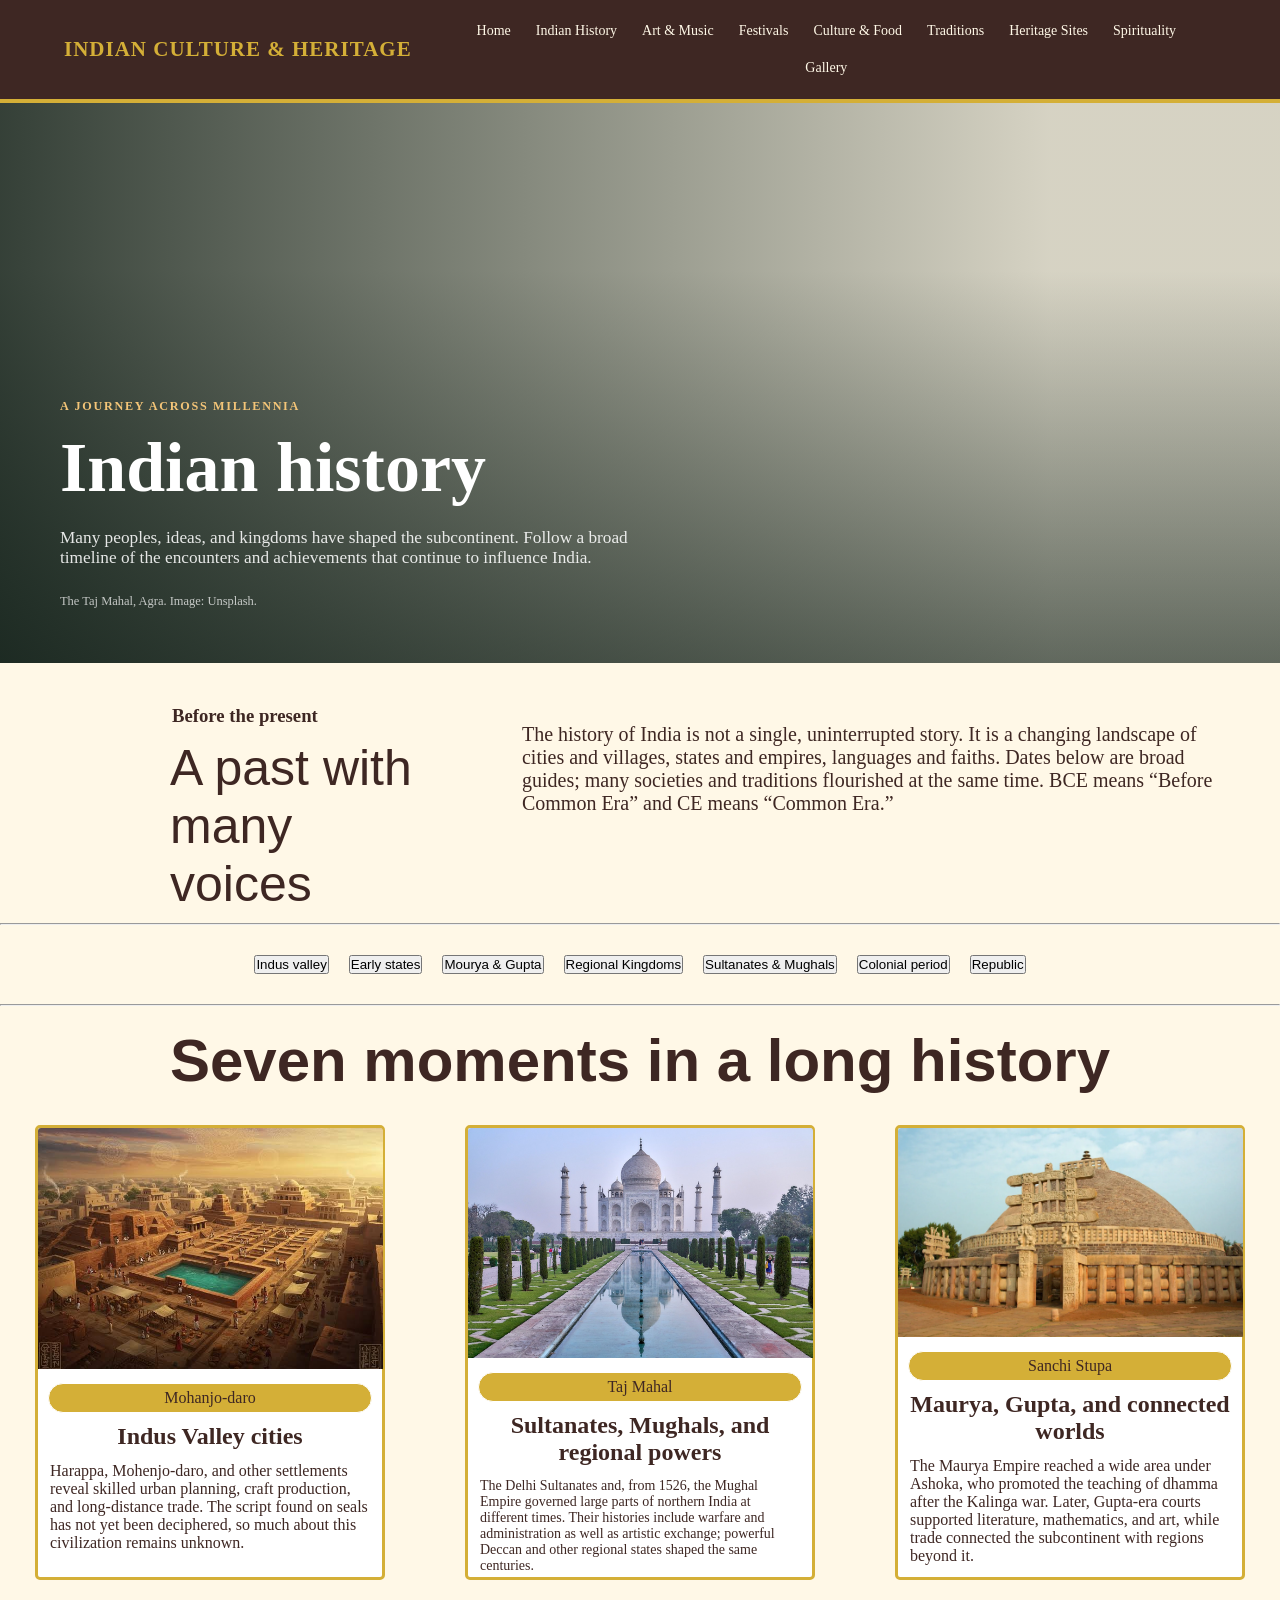
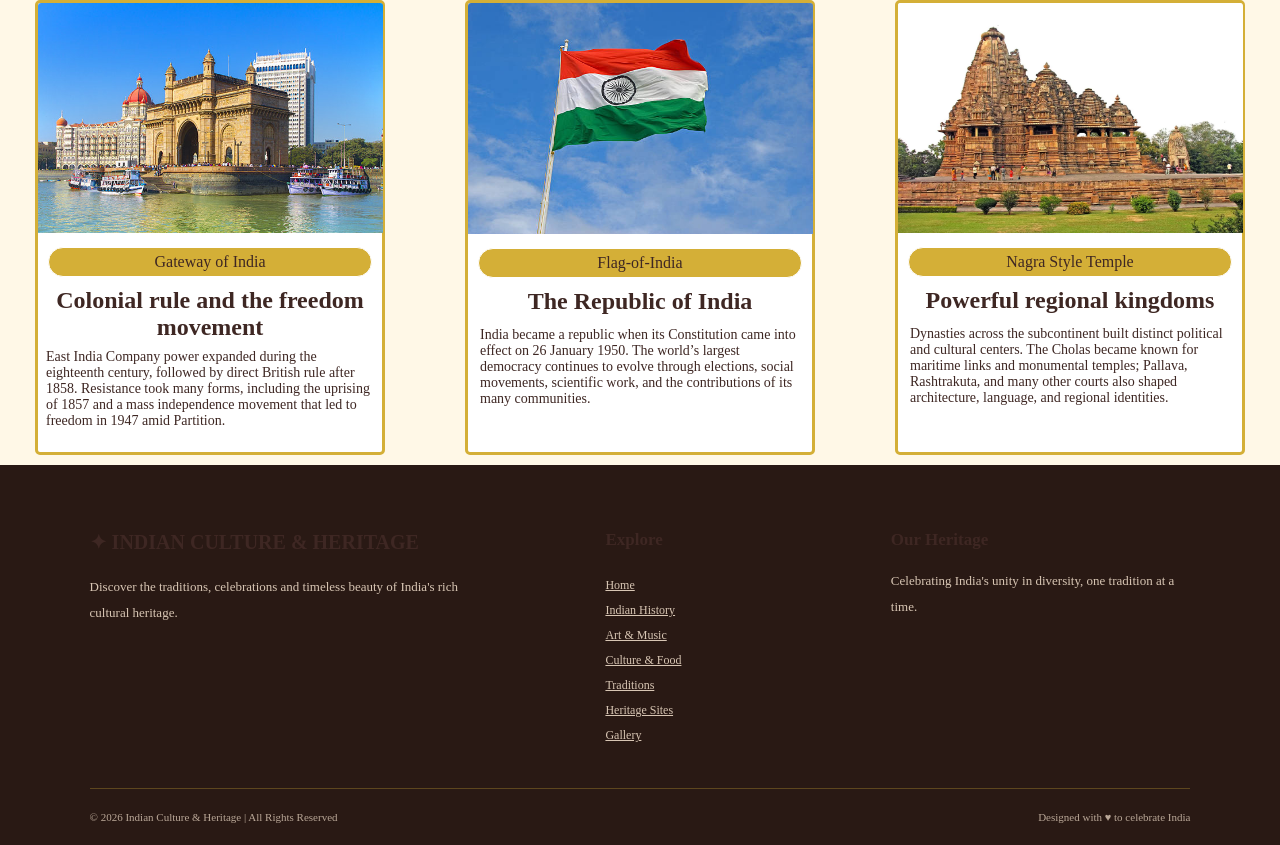
<file: pages/indian-history.html>
<!DOCTYPE html>
<html lang="en">
<head>
    <meta charset="UTF-8">
    <meta name="viewport" content="width=device-width, initial-scale=1.0">
    <title>Indian-History | Indian Culture & Heritage</title>
    <link rel="stylesheet" href="../css/navbar.css"/>
    <link rel="stylesheet" href="../css/footer.css"/>
    <link rel="stylesheet" href="../css/style.css"/>
    <link rel="stylesheet" href="../css/indian-history.css"/>
</head>
<body>
    <header class="navbar">

        <a href="../index.html" class="logo">
            INDIAN CULTURE & HERITAGE
        </a>

        <nav>
            <a href="../index.html">Home</a>
            <a href="indian-history.html">Indian History</a>
            <a href="art&music.html">Art & Music</a>
            <a href="indian-festivals.html">Festivals</a>
            <a href="culture&food.html">Culture & Food</a>
            <a href="traditions&lifestyle.html">Traditions</a>
            <a href="heritage-sites.html">Heritage Sites</a>
            <a href="religion&spirituality.html">Spirituality</a>
            <a href="gallery.html">Gallery</a>
        </nav>

    </header>
<div>
    <section class="hero" >
            <div class="container hero-content">
                <p class="eyebrow">A journey across millennia</p>
                <h1 id="page-title-h">Indian history</h1>
                <p class="hero-copy">Many peoples, ideas, and kingdoms have shaped the subcontinent. Follow a broad
                    timeline of the encounters and achievements that continue to influence India.</p>
                <p class="hero-caption">The Taj Mahal, Agra. Image: Unsplash.</p>
            </div>
        </section>

   <div class="white-box-container">

    <div class="white-box">
        <h3 class="m-3">Before the present</h3>
        <div class="white-box-title">A past with many<br/> voices</div>
    </div>
    <div class="white-box-p text-md">
        The history of India is not a single, uninterrupted story. It is a changing landscape of cities and villages, states and empires, languages and faiths. Dates below are broad guides; many societies and traditions flourished at the same time. BCE means “Before Common Era” and CE means “Common Era.”
    </div>
    </div>
    <hr/>
    <div class="btn-container">
        <div class="btn-text">
        <button>Indus valley</button>
        </div>
        <div class="btn-text">
        <button>Early states</button>
        </div>
        <div class="btn-text">
        <button>Mourya & Gupta</button>
        </div>
        <div class="btn-text">
        <button>Regional Kingdoms</button>
        </div>
        <div class="btn-text">
        <button>Sultanates & Mughals</button>
        </div>
        <div class="btn-text">
        <button>Colonial period</button>
        </div>
        <div class="btn-text">
        <button>Republic</button>
        </div>
    </div>
    <hr/>
</div>
<h1 class="text-center m-5 b">Seven moments in a long history</h1>
    <div class="white-box-container">
        <div class="img-box">
            <img src="./../image/indian-history/mohan-jodaro.jpg" class="mohenjo-daro"/>
            <p class=" btn text-center">Mohanjo-daro</p>
            <h2 class="text-center">Indus Valley cities</h2>
            <p class="m-3">Harappa, Mohenjo-daro, and other settlements reveal skilled urban planning, craft production, and long-distance trade. The script found on seals has not yet been deciphered, so much about this civilization remains unknown.</p>
        </div>
        <div class="img-box">
            <img src="./../image/indian-history/taj-mahal-hero-img.jpg" class="taj-mahal"/>
            <p class="btn text-center">Taj Mahal</p>
            <h2 class="text-center">Sultanates, Mughals, and regional powers</h2>
            <p class="text-sm m-3">The Delhi Sultanates and, from 1526, the Mughal Empire governed large parts of northern India at different times. Their histories include warfare and administration as well as artistic exchange; powerful Deccan and other regional states shaped the same centuries.</p>
        </div>
        <div class="img-box">
            <img src="./../image/indian-history/mourya-gupta.png" class="mourya-gupta"/>
            <p class="btn text-center">Sanchi Stupa</p>
            <h2 class="text-center">Maurya, Gupta, and connected worlds</h2>
            <p class="m-3">The Maurya Empire reached a wide area under Ashoka, who promoted the teaching of dhamma after the Kalinga war. Later, Gupta-era courts supported literature, mathematics, and art, while trade connected the subcontinent with regions beyond it.</p>
        </div>
    </div>


      <div class="white-box-container">
        <div class="img-box">
            <img src="./../image/indian-history/Gateway-Of-India.jpg" class="Gateway-of-India"/>
            <p class=" btn text-center">Gateway of India</p>
            <h2 class="text-center">Colonial rule and the freedom movement</h2>
            <p class="text-sm m-2">East India Company power expanded during the eighteenth century, followed by direct British rule after 1858. Resistance took many forms, including the uprising of 1857 and a mass independence movement that led to freedom in 1947 amid Partition.
            </p>
       
        </div>
        <div class="img-box">
            <img src="./../image/indian-history/flag.png" class="flag"/>
            <p class="btn text-center">Flag-of-India</p>
            <h2 class="text-center">The Republic of India</h2>
            <p class="text-sm m-3">India became a republic when its Constitution came into effect on 26 January 1950. The world’s largest democracy continues to evolve through elections, social movements, scientific work, and the contributions of its many communities.</p>
        </div>
        <div class="img-box">
            <img src="./../image/indian-history/Nagara-style-temple.webp" class="nagra-style-temple"/>
            <p class="btn text-center">Nagra Style Temple</p>
            <h2 class="text-center">Powerful regional kingdoms</h2>
            <p class=" text-sm m-3">Dynasties across the subcontinent built distinct political and cultural centers. The Cholas became known for maritime links and monumental temples; Pallava, Rashtrakuta, and many other courts also shaped architecture, language, and regional identities.</p>
        </div>
    </div>





    
        <footer class="footer">

        <div class="footer-content">

            <div class="footer-brand">
                <h2>✦ INDIAN CULTURE & HERITAGE</h2>
                <p>
                    Discover the traditions, celebrations and timeless
                    beauty of India's rich cultural heritage.
                </p>
            </div>

            <div class="footer-links">
                <h3>Explore</h3>
                <a href="../index.html">Home</a>
                <a href="indian-history.html">Indian History</a>
                <a href="art&music.html">Art & Music</a>
                <a href="culture&food.html">Culture & Food</a>
                <a href="traditions&lifestyle.html">Traditions</a>
                <a href="heritage-sites.html">Heritage Sites</a>
                <a href="gallery.html">Gallery</a>
            </div>

            <div class="footer-note">
                <h3>Our Heritage</h3>
                <p>
                    Celebrating India's unity in diversity,
                    one tradition at a time.
                </p>
            </div>

        </div>

        <div class="footer-bottom">
            <p>© 2026 Indian Culture & Heritage | All Rights Reserved</p>
            <p>Designed with ♥ to celebrate India</p>
        </div>

    </footer>


    
 
    
</body>
</html>
</file>
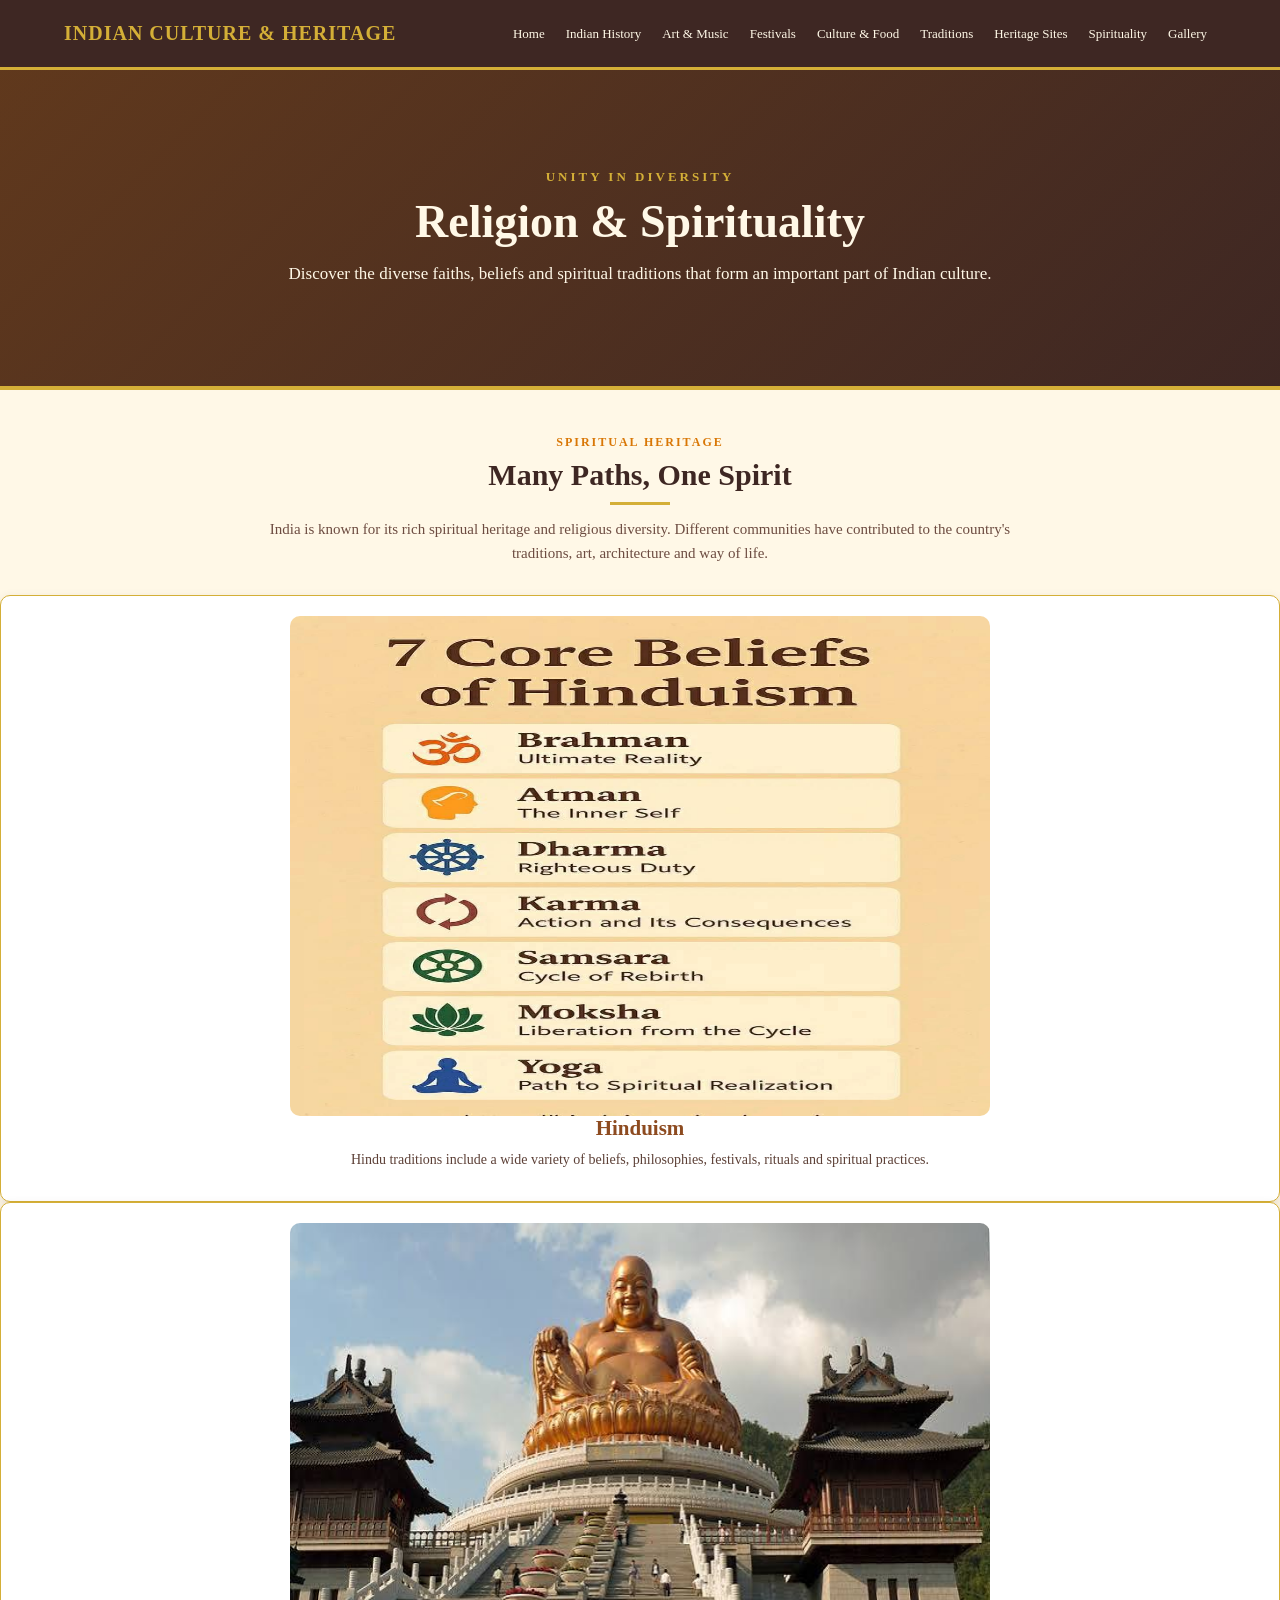
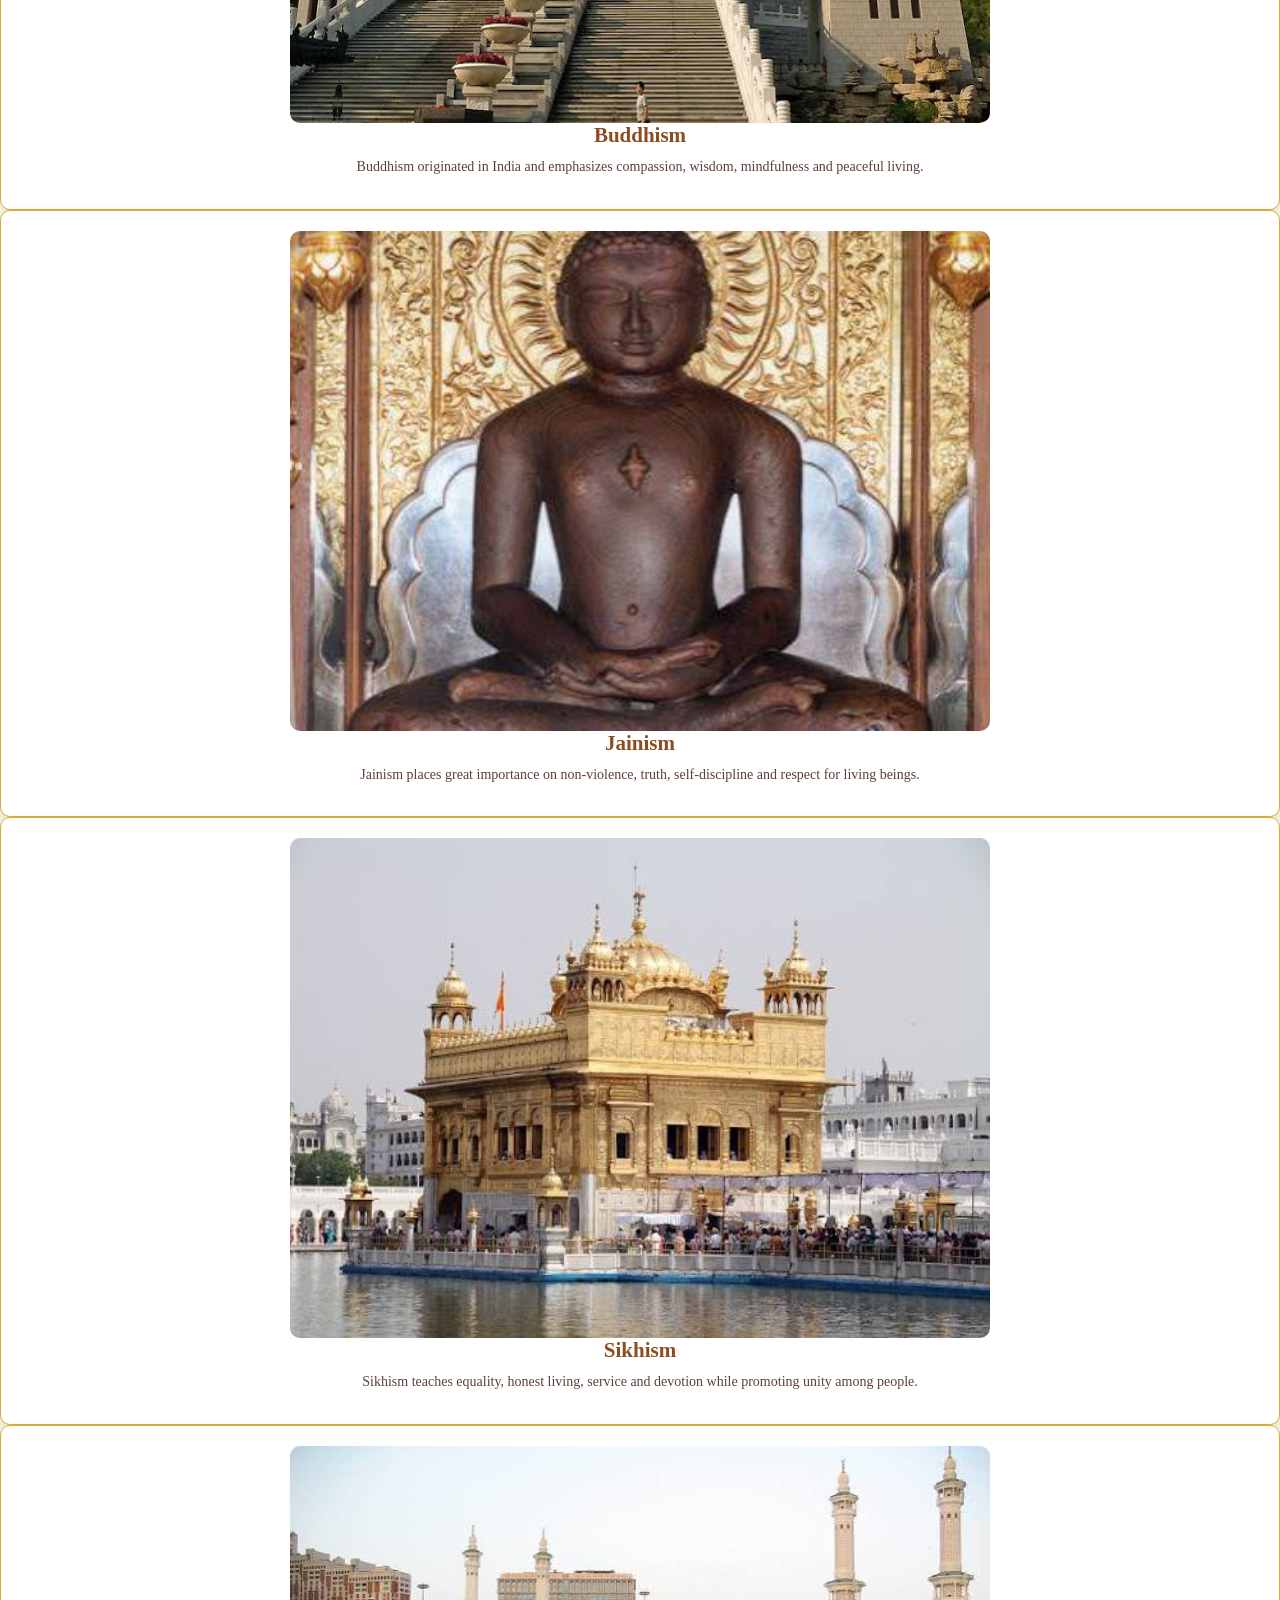
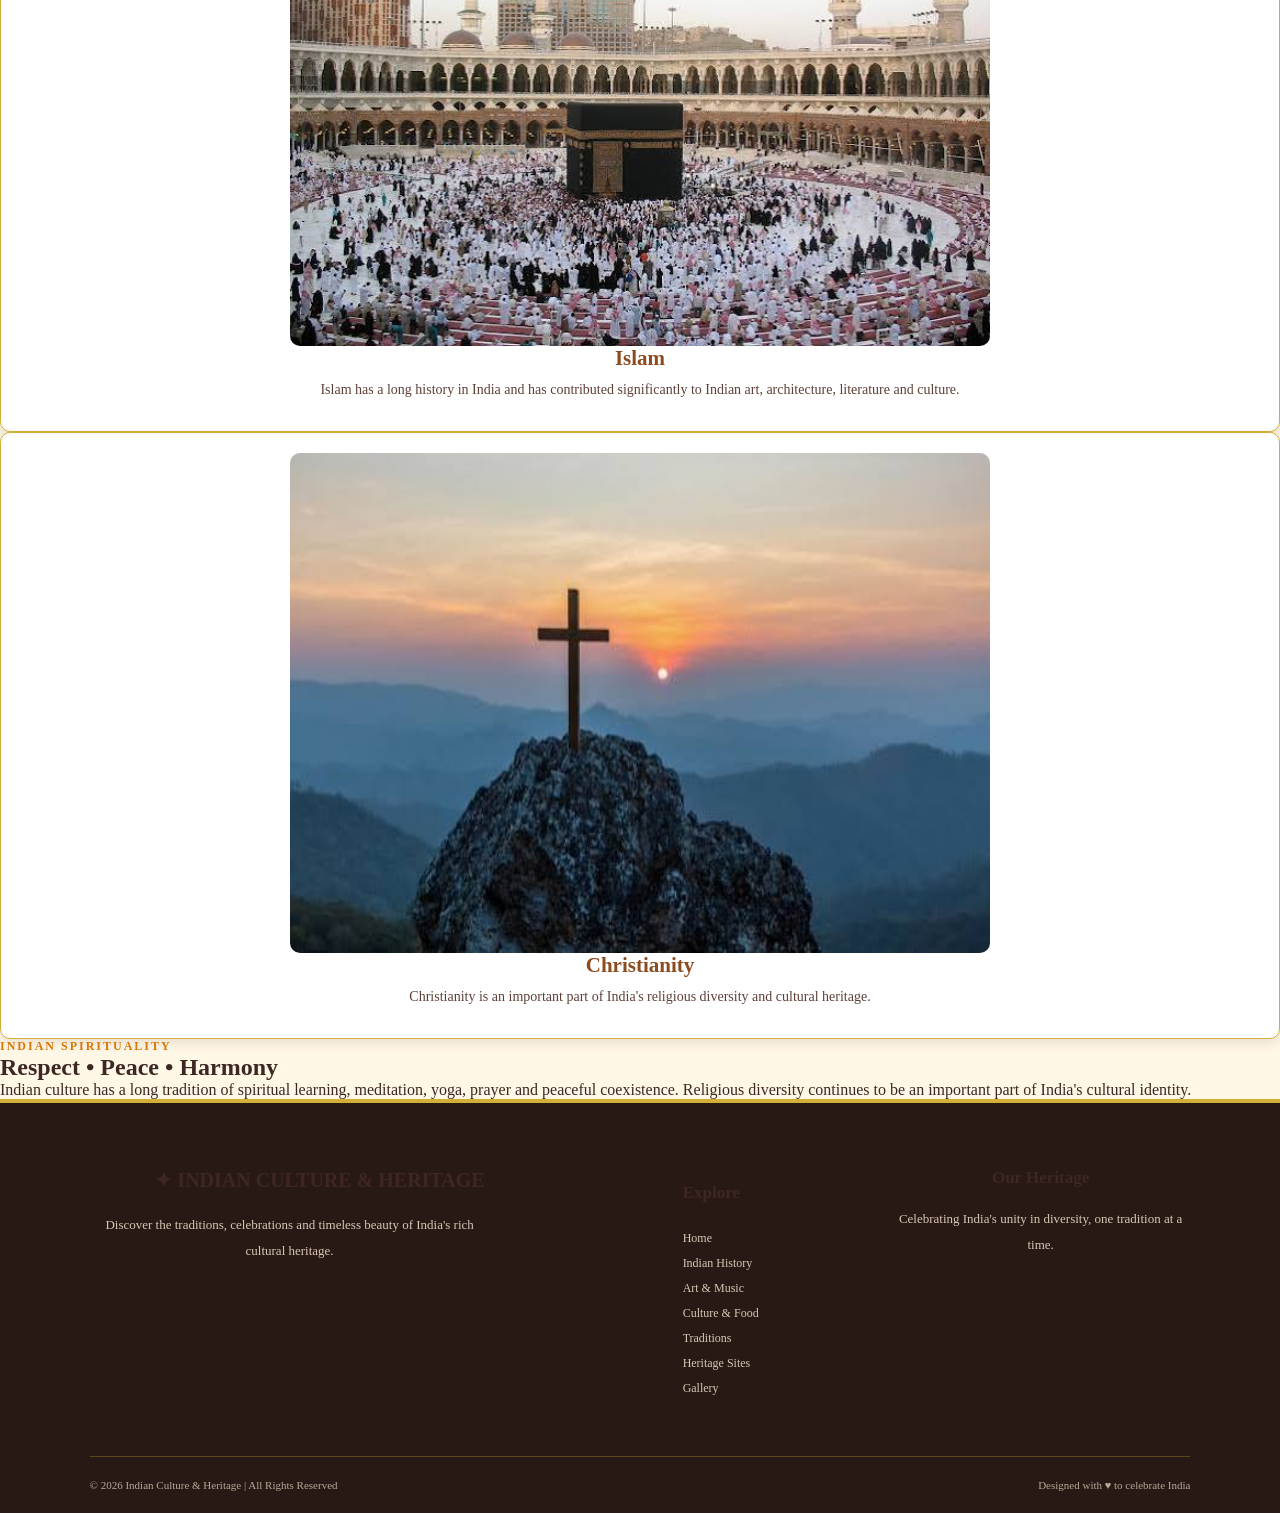
<file: pages/religion&spirituality.html>
<!DOCTYPE html>
<html lang="en">
<head>
    <meta charset="UTF-8">
    <meta name="viewport" content="width=device-width, initial-scale=1.0">

    <title>Religion & Spirituality | Indian Culture & Heritage</title>

    <link rel="stylesheet" href="../css/religion&spirituality.css"/>
    <link rel="stylesheet" href="../css/style.css"/>
    <link rel="stylesheet" href="../css/footer.css"/>
</head>

<body>

    <header class="navbar">

        <a href="../index.html" class="logo">
            INDIAN CULTURE & HERITAGE
        </a>

        <nav>
            <a href="../index.html">Home</a>
            <a href="indian-history.html">Indian History</a>
            <a href="art&music.html">Art & Music</a>
            <a href="indian-festivals.html">Festivals</a>
            <a href="culture&food.html">Culture & Food</a>
            <a href="traditions&lifestyle.html">Traditions</a>
            <a href="heritage-sites.html">Heritage Sites</a>
            <a href="religion&spirituality.html">Spirituality</a>
            <a href="gallery.html">Gallery</a>
        </nav>

    </header>

    <section class="hero">

        <div class="hero-content">

            <p class="small-title">UNITY IN DIVERSITY</p>

            <h1>Religion & Spirituality</h1>

            <p>
                Discover the diverse faiths, beliefs and spiritual traditions
                that form an important part of Indian culture.
            </p>

        </div>

    </section>

    <section class="intro">

        <p class="section-label">SPIRITUAL HERITAGE</p>

        <h2>Many Paths, One Spirit</h2>

        <p>
            India is known for its rich spiritual heritage and religious
            diversity. Different communities have contributed to the country's
            traditions, art, architecture and way of life.
        </p>

    </section>

    <section class="religion-section">

        <div class="religion-grid">


            <article class="religion-card">

            <img src="../image/hinduism.jpg"alt="hinduism" class="card-image">


                <h3>Hinduism</h3>

                <p>
                    Hindu traditions include a wide variety of beliefs,
                    philosophies, festivals, rituals and spiritual practices.
                </p>

            </article>

            <article class="religion-card">

                <img src="../image/budduism.jpg"alt="Buddhism" class="card-image">


                <h3>Buddhism</h3>

                <p>
                    Buddhism originated in India and emphasizes compassion,
                    wisdom, mindfulness and peaceful living.
                </p>

            </article>

            <article class="religion-card">

                <img src="../image/jainism.jpg"alt="Jainism" class="card-image">


                <h3>Jainism</h3>

                <p>
                    Jainism places great importance on non-violence,
                    truth, self-discipline and respect for living beings.
                </p>

            </article>


            <article class="religion-card">

                <img src="../image/sikhism.jpg"alt="sikhism" class="card-image">


                <h3>Sikhism</h3>

                <p>
                    Sikhism teaches equality, honest living, service and
                    devotion while promoting unity among people.
                </p>

            </article>


            <article class="religion-card">

            <img src="../image/islam.jpg"alt="islam" class="card-image">


                <h3>Islam</h3>

                <p>
                    Islam has a long history in India and has contributed
                    significantly to Indian art, architecture, literature
                    and culture.
                </p>

            </article>


            <article class="religion-card">

                <img src="../image/christrianity.jpg"alt="christrianity" class="card-image">


                <h3>Christianity</h3>

                <p>
                    Christianity is an important part of India's religious
                    diversity and cultural heritage.
                </p>

            </article>


        </div>

    </section>

    <section class="spiritual-box">

        <div class="spiritual-content">

            <p class="section-label">INDIAN SPIRITUALITY</p>

            <h2>Respect • Peace • Harmony</h2>

            <p>
                Indian culture has a long tradition of spiritual learning,
                meditation, yoga, prayer and peaceful coexistence.
                Religious diversity continues to be an important part
                of India's cultural identity.
            </p>

        </div>

    </section>

    <footer class="footer">

        <div class="footer-content">

            <div class="footer-brand">
                <h2>✦ INDIAN CULTURE & HERITAGE</h2>
                <p>
                    Discover the traditions, celebrations and timeless
                    beauty of India's rich cultural heritage.
                </p>
            </div>

            <div class="footer-links">
                <h3>Explore</h3>
                <a href="../index.html">Home</a>
                <a href="indian-history.html">Indian History</a>
                <a href="art&music.html">Art & Music</a>
                <a href="culture&food.html">Culture & Food</a>
                <a href="traditions&lifestyle.html">Traditions</a>
                <a href="heritage-sites.html">Heritage Sites</a>
                <a href="gallery.html">Gallery</a>
            </div>

            <div class="footer-note">
                <h3>Our Heritage</h3>
                <p>
                    Celebrating India's unity in diversity,
                    one tradition at a time.
                </p>
            </div>

        </div>

        <div class="footer-bottom">
            <p>© 2026 Indian Culture & Heritage | All Rights Reserved</p>
            <p>Designed with ♥ to celebrate India</p>
        </div>

    </footer>

</body>
</html>
</file>
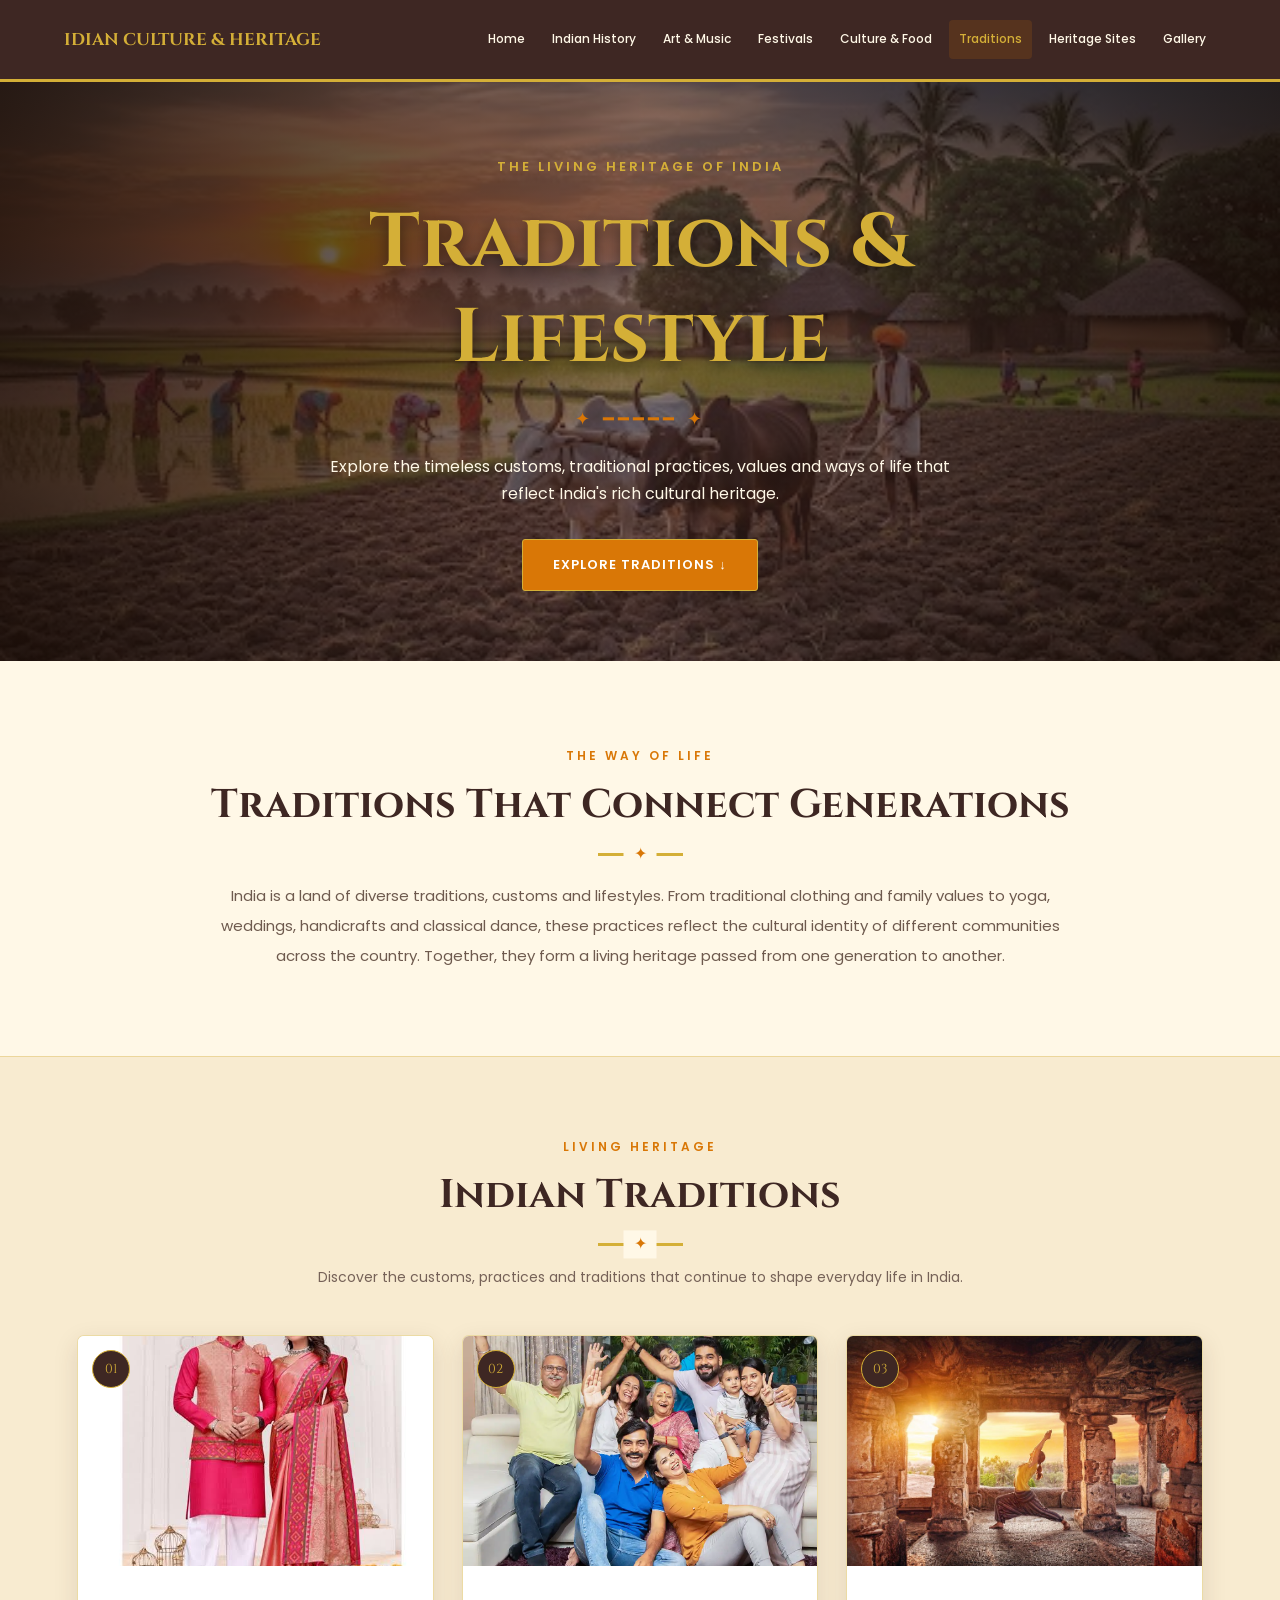
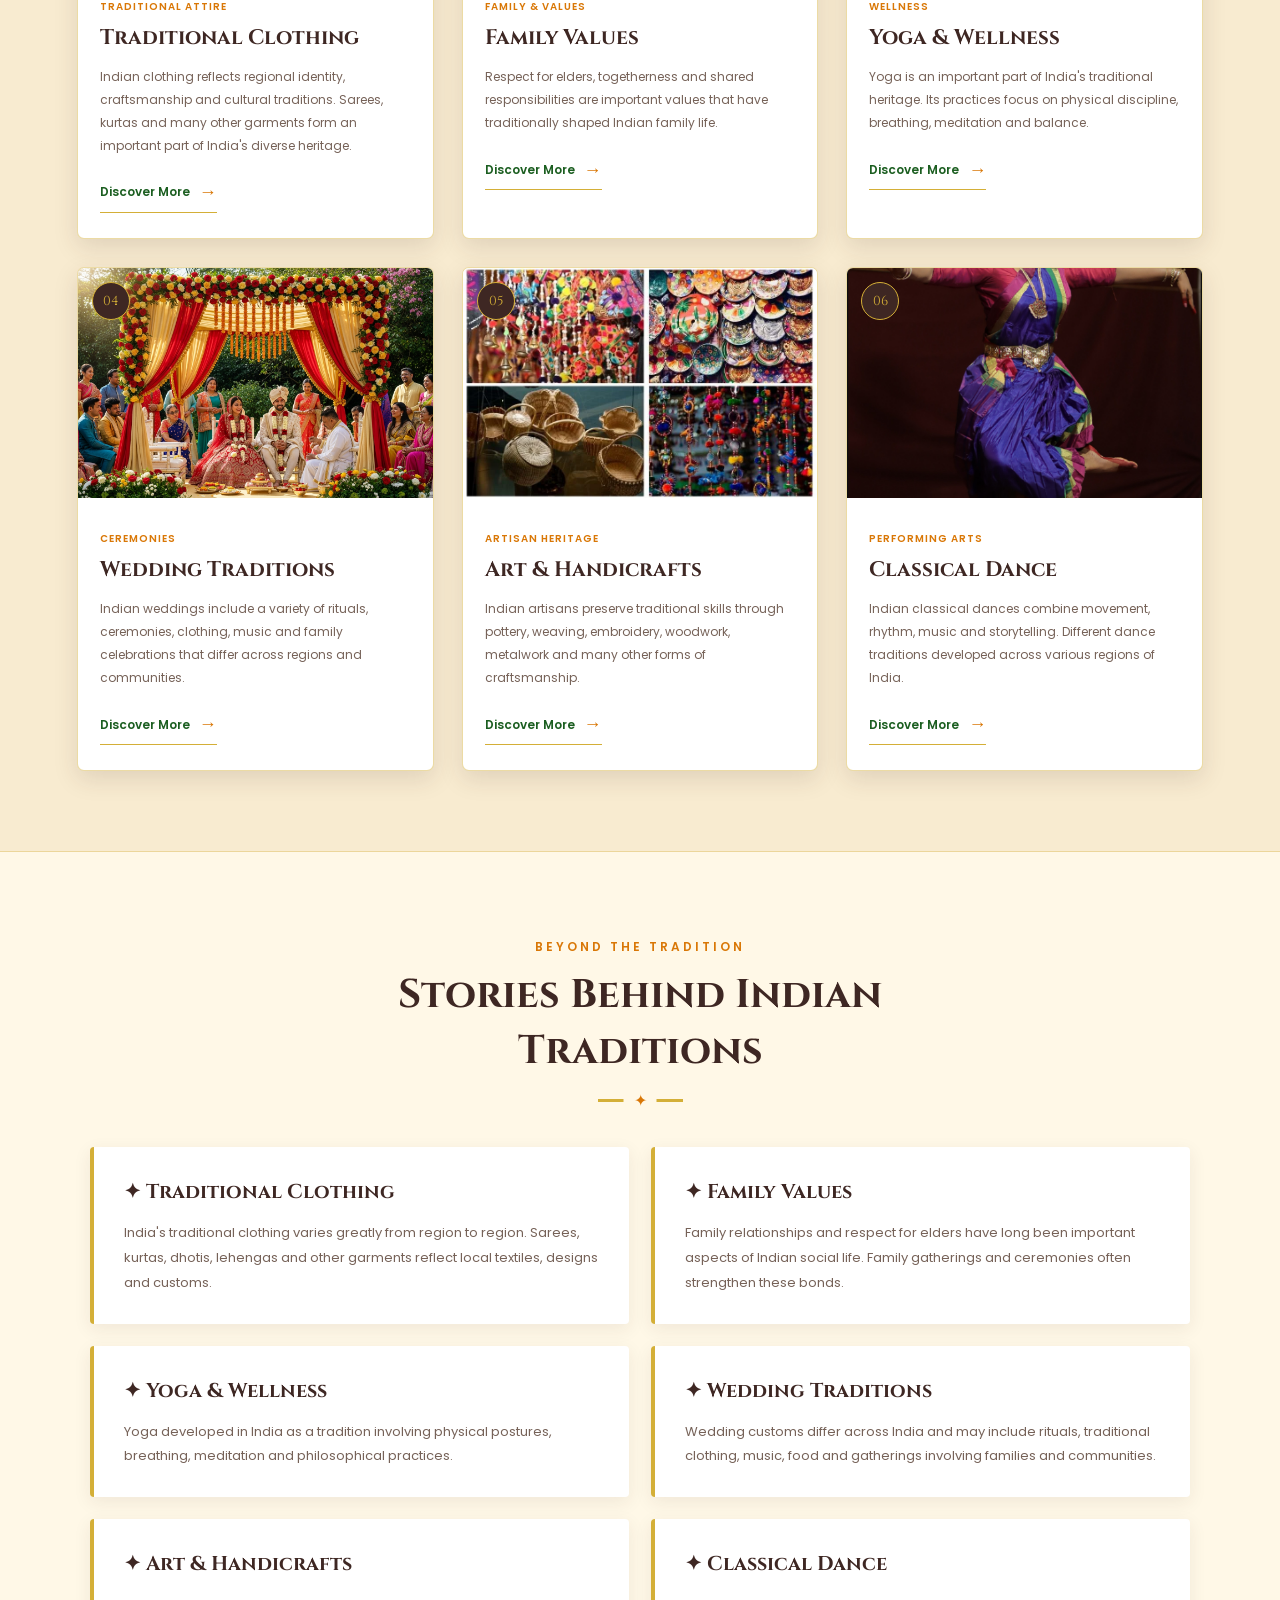
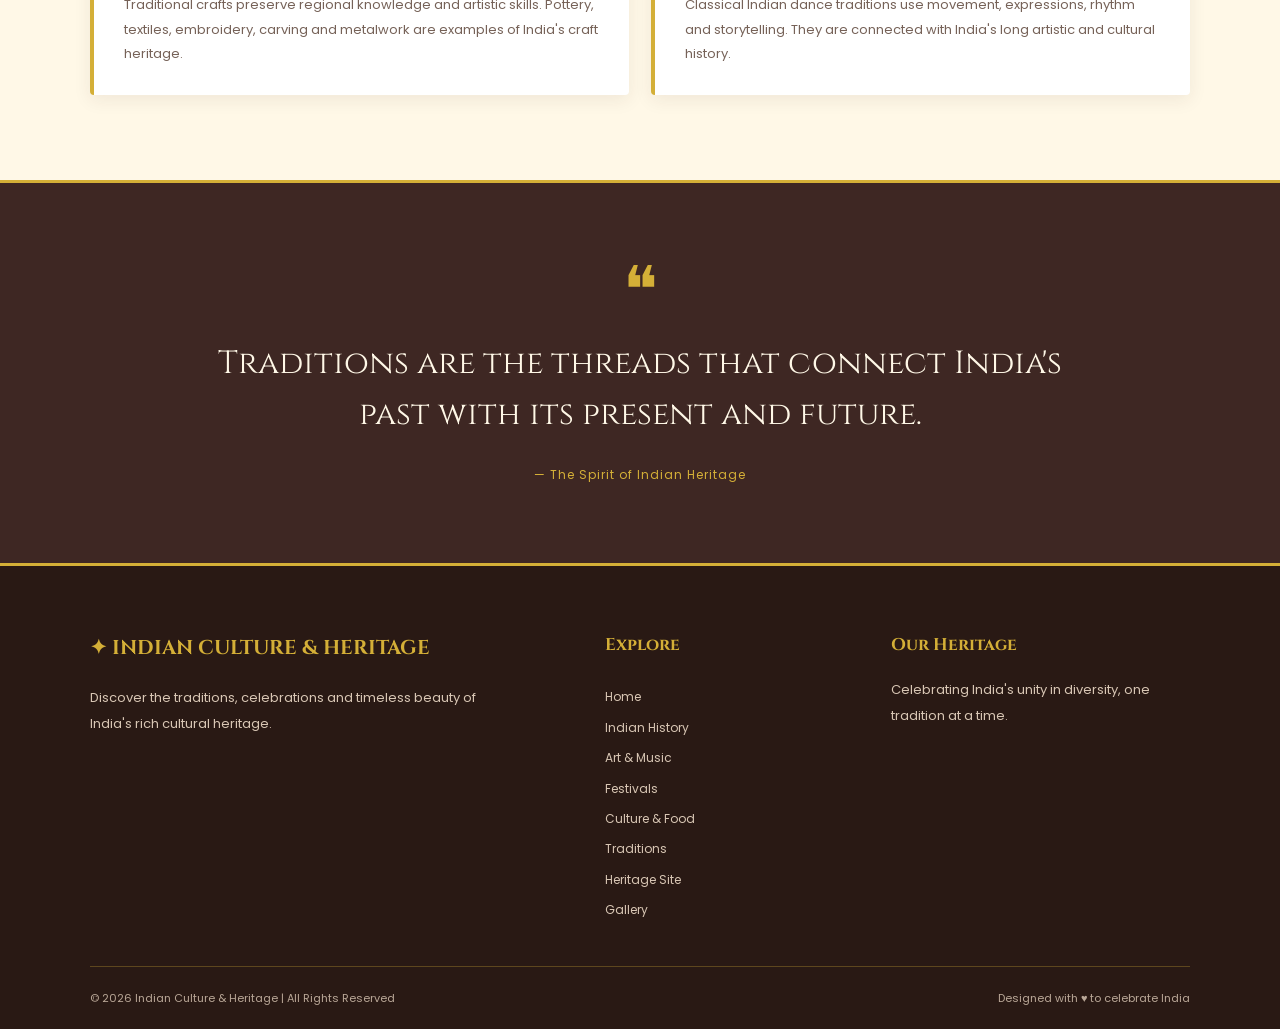
<file: pages/traditions&lifestyle.html>
<!DOCTYPE html>
<html lang="en">
<head>
    <meta charset="UTF-8">
    <meta name="viewport" content="width=device-width, initial-scale=1.0">

    <title>Traditions & Lifestyle | Indian Culture & Heritage</title>

    <link rel="preconnect" href="https://fonts.googleapis.com">
    <link rel="preconnect" href="https://fonts.gstatic.com" crossorigin>
    <link href="https://fonts.googleapis.com/css2?family=Cinzel:wght@500;600;
    700&family=Poppins:wght@400;500;600&display=swap" rel="stylesheet">
    <link rel="stylesheet" href="../css/traditions&lifestyle.css">
</head>
<body>

<header class="navbar">

    <a href="../index.html" class="logo">
        IDIAN CULTURE & HERITAGE
        </a>


    <nav class="nav-links">
        <a href="../index.html">Home</a>
        <a href="indian-history.html">Indian History</a>
        <a href="art&music.html">Art & Music</a>
        <a href="indian-festivals.html">Festivals</a>
        <a href="culture&food.html">Culture & Food</a>
        <a href="traditions&lifestyle.html" class="active">Traditions</a>
        <a href="heritage-sites.html">Heritage Sites</a>
        <a href="gallery.html">Gallery</a>
    </nav>
</header>

<section class="hero">

       <img src="../image/traditions&lifestyle/traditions-lifestyle-hero.jpg"
        alt="Indian traditions and lifestyle"
        class="hero-bg">

    <div class="hero-overlay"></div>
    <div class="hero-content">

        <span class="hero-label">
            THE LIVING HERITAGE OF INDIA</span>

        <h1>Traditions & Lifestyle</h1>

        <div class="title-decoration">✦ ━━━━━ ✦</div>

            <P>Explore the timeless customs, traditional practices,
            values and ways of life that reflect India's rich
            cultural heritage.</p>

        <a href="#traditions" class="hero-btn">
            EXPLORE TRADITIONS ↓</a>
    </div>
</section>

<section class="intro-section">
    <span class="section-label">
        THE WAY OF LIFE</span>

    <h2>Traditions That Connect Generations</h2>

    <div class="gold-line"></div>

        <p>India is a land of diverse traditions, customs and lifestyles.
        From traditional clothing and family values to yoga, weddings,
        handicrafts and classical dance, these practices reflect the
        cultural identity of different communities across the country.
        Together, they form a living heritage passed from one generation
        to another.</p>

</section>

<section class="traditions-section" id="traditions">
    <div class="section-heading">

        <span class="section-label">
            LIVING HERITAGE</span>

        <h2>Indian Traditions</h2>

        <div class="gold-line"></div>

            <P>Discover the customs, practices and traditions that continue
            to shape everyday life in India.</p>

    </div>

    <div class="tradition-grid">
        <article class="tradition-card">
            <div class="card-image">

                 <img src="../image/traditions&lifestyle/traditional -clothing.jpg"
                    alt="Traditional Indian clothing">
                
                <span class="tradition-number">01</span>
            </div>

            <div class="card-content">

                <span class="tradition-tag">
                    TRADITIONAL ATTIRE</span>

                <h3>Traditional Clothing</h3>

                    <P>Indian clothing reflects regional identity,
                    craftsmanship and cultural traditions. Sarees,
                    kurtas and many other garments form an important
                    part of India's diverse heritage.</p>

                <a href="#clothing" class="read-more">
                    Discover More
                    <span>→</span></a>

            </div>
        </article>

        <article class="tradition-card">
            <div class="card-image">

                   <img src="../image/traditions&lifestyle/family-values.jpg"
                    alt="Indian family values">
                
                <span class="tradition-number">
                    02</span>
           </div>

            <div class="card-content">

                <span class="tradition-tag">
                    FAMILY & VALUES</span>

                <h3>Family Values</h3>

                   <P>Respect for elders, togetherness and shared
                    responsibilities are important values that have
                    traditionally shaped Indian family life.</p>

                <a href="#family" class="read-more">
                    Discover More
                    <span>→</span></a>

            </div>
         </article>

        <article class="tradition-card">
            <div class="card-image">

                  <img src="../image/traditions&lifestyle/yoga.jpg"
                    alt="Traditional Indian yoga">
                
                <span class="tradition-number">
                    03</span>
             </div>

            <div class="card-content">

                <span class="tradition-tag"> WELLNESS</span>
                <h3> Yoga & Wellness</h3>

                    <P>Yoga is an important part of India's traditional
                    heritage. Its practices focus on physical discipline,
                    breathing, meditation and balance.</p>

                <a href="#yoga" class="read-more">
                    Discover More
                    <span>→</span></a>

            </div>
        </article>

        <article class="tradition-card">
            <div class="card-image">

                 <img src="../image/traditions&lifestyle/wedding-traditions.jpg"
                    alt="Indian wedding traditions">
                
                <span class="tradition-number">
                    04</span>
            </div>

            <div class="card-content">
                <span class="tradition-tag">
                    CEREMONIES</span>

                <h3>Wedding Traditions</h3>

                   <p>Indian weddings include a variety of rituals,
                    ceremonies, clothing, music and family celebrations
                    that differ across regions and communities.</p>

                <a href="#weddings" class="read-more">
                    Discover More
                    <span>→</span></a>

            </div>
        </article>

        <article class="tradition-card">
            <div class="card-image">

                 <img src="../image/traditions&lifestyle/art-handicrafts.jpg"
                    alt="Indian traditional handicrafts">
                
                <span class="tradition-number">
                    05</span>
            </div>

            <div class="card-content">

                <span class="tradition-tag">
                    ARTISAN HERITAGE</span>

                <h3>Art & Handicrafts</h3>

                    <p>Indian artisans preserve traditional skills through
                    pottery, weaving, embroidery, woodwork, metalwork
                    and many other forms of craftsmanship. </p>

                <a href="#handicrafts" class="read-more">
                    Discover More
                    <span>→</span> </a>

            </div>
        </article>

        <article class="tradition-card">
        <div class="card-image">

                 <img src="../image/traditions&lifestyle/classical-dance.jpg"
                    alt="Indian classical dance">

                <span class="tradition-number">06</span>
            </div>

            <div class="card-content">
                <span class="tradition-tag">PERFORMING ARTS</span>

                <h3> Classical Dance</h3>

                    <P>Indian classical dances combine movement, rhythm,
                    music and storytelling. Different dance traditions
                    developed across various regions of India.</p>

                <a href="#dance" class="read-more">
                    Discover More
                    <span>→</span></a>

            </div>
        </article>
    </div>
</section>

<section class="details-section">
    <div class="section-heading">

        <span class="section-label">BEYOND THE TRADITION</span>
        <h2> Stories Behind Indian Traditions </h2>

        <div class="gold-line"></div>
    </div>

    <div class="details-grid">
        <article class="detail-box" id="clothing">
         <h3>✦ Traditional Clothing</h3>

                <P>India's traditional clothing varies greatly from region
                to region. Sarees, kurtas, dhotis, lehengas and other
                garments reflect local textiles, designs and customs.</p>

        </article>

        <article class="detail-box" id="family">
            <h3>✦ Family Values</h3>

                <P>Family relationships and respect for elders have long
                been important aspects of Indian social life. Family
                gatherings and ceremonies often strengthen these bonds.</p>
        </article>

        <article class="detail-box" id="yoga">
         <h3>✦ Yoga & Wellness</h3>

               <p>Yoga developed in India as a tradition involving
                physical postures, breathing, meditation and
                philosophical practices.</p>
        </article>

        <article class="detail-box" id="weddings">
            <h3>✦ Wedding Traditions</h3>

               <P>Wedding customs differ across India and may include
                rituals, traditional clothing, music, food and
                gatherings involving families and communities.</p>
        </article>


        <article class="detail-box" id="handicrafts">
            <h3>✦ Art & Handicrafts</h3>

                <P>Traditional crafts preserve regional knowledge and
                artistic skills. Pottery, textiles, embroidery,
                carving and metalwork are examples of India's craft
                heritage. </p>
        </article>

        <article class="detail-box" id="dance">
            <h3>✦ Classical Dance</h3>

                <p>Classical Indian dance traditions use movement,
                expressions, rhythm and storytelling. They are
                connected with India's long artistic and cultural
                history.</p>
        </article>
    </div>
</section>

<section class="quote-section">
    <div class="quote-symbol"> ❝ </div>

        <p>Traditions are the threads that connect India's
        past with its present and future.</p>

    <span>— The Spirit of Indian Heritage</span>

</section>

<footer class="footer">
    <div class="footer-content">
        <div class="footer-brand">

            <h2>✦ INDIAN CULTURE & HERITAGE</h2>

                <p>Discover the traditions, celebrations and timeless
                beauty of India's rich cultural heritage.</p>
       </div>

        <div class="footer-links">

            <h3>Explore</h3>

            <a href="../index.html">Home</a>

            <a href="indian-history.html">Indian History</a>

            <a href="art&music.html">Art & Music</a>

            <a href="indian-festivals.html">Festivals</a>

            <a href="culture&food.html">Culture & Food</a>

            <a href="traditions&lifestyle.html">Traditions</a>

            <a href="heritage-sites.html">Heritage Site</a>

            <a href="gallery.html">Gallery</a>
        </div>

        <div class="footer-note">
            <h3>Our Heritage</h3>
                <P>Celebrating India's unity in diversity,
                one tradition at a time.</p>
        </div>
    </div>

    <div class="footer-bottom">
            <P>© 2026 Indian Culture & Heritage | All Rights Reserved</p>
    
          <p> Designed with ♥ to celebrate India</p>
    </div>

</footer>
</body>
</html>
</file>
<file: css/culture&food.css>
:root {
    --saffron: #D97706;
    --gold: #D4AF37;
    --brown: #3E2723;
    --cream: #FFF8E7;
    --green: #1B5E20;
    --light-cream: #F8EBD0;
    --text-dark: #35231D;
    --shadow: 0 8px 25px rgba(62, 39, 35, 0.13);
}

* {
    margin: 0;
    padding: 0;
    box-sizing: border-box;
    scroll-behavior: smooth;
}

body {
    font-family: 'Poppins', sans-serif;
    background: var(--cream);
    color: var(--text-dark);
    line-height: 1.7;
}

a {
    text-decoration: none;
}

img {
    display: block;
    max-width: 100%;
}

.navbar {
    width: 100%;
    min-height: 82px;
    background: var(--brown);
    display: flex;
    align-items: center;
    justify-content: space-between;
    padding: 18px 5%;
    gap: 25px;
    border-bottom: 3px solid var(--gold);
    position: relative;
    z-index: 10;
}

.logo {
    display: flex;
    align-items: center;
    gap: 10px;
    color: var(--gold);
    font-family: 'Cinzel', serif;
    font-size: 17px;
    font-weight: 700;
    line-height: 1.4;
    flex-shrink: 0;
}

.logo small {
    display: block;
    font-size: 12px;
    letter-spacing: 4px;
}

.logo-icon {
    font-size: 32px;
    color: var(--gold);
}

.nav-links {
    display: flex;
    align-items: center;
    justify-content: flex-end;
    gap: 7px;
    flex-wrap: wrap;
}

.nav-links a {
    color: var(--cream);
    font-size: 12px;
    font-weight: 500;
    padding: 9px 10px;
    border-radius: 4px;
    transition: 0.3s ease;
}

.nav-links a:hover,
.nav-links a.active {
    color: var(--gold);
    background: rgba(217, 119, 6, 0.15);
}

.nav-links a:hover {
    color: var(--saffron);
}

.hero {
    min-height: 570px;
    position: relative;
    display: flex;
    justify-content: center;
    align-items: center;
    text-align: center;
    overflow: hidden;
    background: var(--brown);
}

.hero-bg {
    position: absolute;
    inset: 0;
    width: 100%;
    height: 100%;
    object-fit: cover;
    object-position: center;
}

.hero-overlay {
    position: absolute;
    inset: 0;
    background: linear-gradient(
        90deg,
        rgba(30, 16, 10, 0.88),
        rgba(62, 39, 35, 0.60),
        rgba(30, 16, 10, 0.82)
    );
}

.hero-content {
    position: relative;
    z-index: 2;
    max-width: 850px;
    padding: 70px 25px;
    color: var(--cream);
}

.hero-label {
    display: inline-block;
    color: var(--gold);
    font-size: 13px;
    font-weight: 600;
    letter-spacing: 3px;
    text-transform: uppercase;
    margin-bottom: 18px;
}

.hero h1 {
    font-family: 'Cinzel', serif;
    font-size: clamp(38px, 6vw, 76px);
    color: var(--gold);
    line-height: 1.25;
    margin-bottom: 15px;
    text-shadow: 0 4px 15px rgba(0, 0, 0, 0.5);
}

.title-decoration {
    color: var(--saffron);
    font-size: 18px;
    margin: 18px 0;
    letter-spacing: 4px;
}

.hero-content p {
    max-width: 670px;
    margin: 0 auto 32px;
    font-size: 16px;
    color: var(--cream);
}

.hero-btn {
    display: inline-block;
    padding: 14px 30px;
    background: var(--saffron);
    color: white;
    border: 1px solid var(--gold);
    border-radius: 3px;
    font-size: 13px;
    font-weight: 600;
    letter-spacing: 1px;
    transition: 0.3s ease;
}

.hero-btn:hover {
    background: var(--gold);
    color: var(--brown);
    transform: translateY(-3px);
}

.section-label {
    display: block;
    color: var(--saffron);
    font-size: 12px;
    font-weight: 600;
    letter-spacing: 3px;
    text-transform: uppercase;
    margin-bottom: 10px;
}

.section-heading {
    text-align: center;
    max-width: 750px;
    margin: 0 auto 45px;
    padding: 0 20px;
}

.section-heading h2,
.intro-section h2 {
    font-family: 'Cinzel', serif;
    font-size: clamp(27px, 4vw, 40px);
    color: var(--brown);
    line-height: 1.4;
}

.gold-line {
    width: 85px;
    height: 3px;
    background: var(--gold);
    margin: 20px auto;
    position: relative;
}

.gold-line::after {
    content: "✦";
    position: absolute;
    left: 50%;
    top: 50%;
    transform: translate(-50%, -50%);
    background: var(--cream);
    color: var(--saffron);
    padding: 0 10px;
    font-size: 16px;
}

.section-heading > p {
    font-size: 14px;
    color: #766258;
}

.intro-section {
    padding: 85px 8%;
    text-align: center;
    max-width: 1100px;
    margin: auto;
}

.intro-section > p {
    max-width: 850px;
    margin: 25px auto 0;
    color: #6E5A4E;
    font-size: 15px;
    line-height: 2;
}

.food-section,
.cuisine-section,
.regional-food-section {
    padding: 80px 6%;
    background: var(--light-cream);
    border-top: 1px solid rgba(212, 175, 55, 0.35);
    border-bottom: 1px solid rgba(212, 175, 55, 0.35);
}

.food-grid,
.cuisine-grid,
.region-grid {
    max-width: 1250px;
    margin: auto;
    display: grid;
    grid-template-columns: repeat(3, minmax(0, 1fr));
    gap: 28px;
}

.food-card,
.cuisine-card,
.region-card {
    background: white;
    border: 1px solid rgba(212, 175, 55, 0.45);
    border-radius: 7px;
    overflow: hidden;
    box-shadow: var(--shadow);
    transition: transform 0.35s ease, box-shadow 0.35s ease;
}

.food-card:hover,
.cuisine-card:hover,
.region-card:hover {
    transform: translateY(-9px);
    box-shadow: 0 16px 35px rgba(62, 39, 35, 0.20);
}

.food-image,
.cuisine-image,
.region-image,
.card-image {
    height: 230px;
    position: relative;
    overflow: hidden;
    background: #E7D5B2;
}

.food-image img,
.cuisine-image img,
.region-image img,
.card-image img {
    width: 100%;
    height: 100%;
    object-fit: cover;
    transition: transform 0.5s ease;
}

.food-card:hover img,
.cuisine-card:hover img,
.region-card:hover img {
    transform: scale(1.08);
}

.food-content,
.cuisine-content,
.region-content,
.card-content {
    padding: 25px 22px;
}

.food-tag,
.cuisine-tag,
.region-tag {
    display: inline-block;
    color: var(--saffron);
    font-size: 10px;
    font-weight: 600;
    text-transform: uppercase;
    letter-spacing: 1px;
    margin-bottom: 9px;
}

.food-content h3,
.cuisine-content h3,
.region-content h3,
.card-content h3 {
    font-family: 'Cinzel', serif;
    font-size: 21px;
    color: var(--brown);
    margin-bottom: 13px;
    line-height: 1.4;
}

.food-content p,
.cuisine-content p,
.region-content p,
.card-content p {
    font-size: 13px;
    color: #766258;
    line-height: 1.9;
    margin-bottom: 20px;
}

.read-more {
    display: inline-flex;
    align-items: center;
    gap: 9px;
    color: var(--green);
    font-size: 12px;
    font-weight: 600;
    border-bottom: 1px solid var(--gold);
    padding-bottom: 4px;
    transition: 0.3s ease;
}

.read-more span {
    color: var(--saffron);
    font-size: 18px;
}

.read-more:hover {
    color: var(--saffron);
    gap: 15px;
}

.details-section {
    padding: 85px 7%;
    background: var(--cream);
}

.details-grid {
    max-width: 1200px;
    margin: auto;
    display: grid;
    grid-template-columns: repeat(2, minmax(0, 1fr));
    gap: 22px;
}

.detail-box {
    padding: 28px 30px;
    background: white;
    border-left: 4px solid var(--gold);
    border-radius: 4px;
    box-shadow: 0 5px 18px rgba(62, 39, 35, 0.08);
    transition: 0.3s ease;
    scroll-margin-top: 25px;
}

.detail-box:hover {
    border-left-color: var(--saffron);
    transform: translateY(-4px);
}

.detail-box h3 {
    font-family: 'Cinzel', serif;
    color: var(--brown);
    font-size: 20px;
    margin-bottom: 12px;
}

.detail-box p {
    color: #766258;
    font-size: 13px;
    line-height: 1.9;
}

.quote-section {
    background: var(--brown);
    padding: 75px 8%;
    text-align: center;
    border-top: 3px solid var(--gold);
    border-bottom: 3px solid var(--gold);
}

.quote-symbol {
    color: var(--gold);
    font-family: Georgia, serif;
    font-size: 65px;
    line-height: 1;
}

.quote-section p {
    max-width: 850px;
    margin: 15px auto 20px;
    color: var(--cream);
    font-family: 'Cinzel', serif;
    font-size: clamp(20px, 3vw, 32px);
    line-height: 1.6;
}

.quote-section span {
    color: var(--gold);
    font-size: 12px;
    letter-spacing: 1px;
}

.footer {
    background: #291914;
    color: var(--cream);
    padding: 65px 7% 0;
}

.footer-content {
    max-width: 1250px;
    margin: auto;
    display: grid;
    grid-template-columns: 2fr 1fr 1.3fr;
    gap: 55px;
    padding-bottom: 45px;
}

.footer-brand h2 {
    color: var(--gold);
    font-family: 'Cinzel', serif;
    font-size: 20px;
    margin-bottom: 20px;
}

.footer-brand p,
.footer-note p {
    color: #D8C6B4;
    font-size: 13px;
    line-height: 2;
    max-width: 400px;
}

.footer-links h3,
.footer-note h3 {
    font-family: 'Cinzel', serif;
    color: var(--gold);
    font-size: 17px;
    margin-bottom: 18px;
}

.footer-links {
    display: flex;
    flex-direction: column;
    align-items: flex-start;
    gap: 10px;
}

.footer-links a {
    color: #D8C6B4;
    font-size: 12px;
    transition: 0.3s ease;
}

.footer-links a:hover {
    color: var(--saffron);
    padding-left: 5px;
}

.footer-bottom {
    border-top: 1px solid rgba(212, 175, 55, 0.3);
    max-width: 1250px;
    margin: auto;
    padding: 22px 0;
    display: flex;
    align-items: center;
    justify-content: space-between;
    gap: 15px;
    flex-wrap: wrap;
}

.footer-bottom p {
    color: #B9A797;
    font-size: 11px;
}

@media (max-width: 1100px) {
    .navbar {
        flex-direction: column;
        gap: 18px;
    }

    .nav-links {
        justify-content: center;
    }

    .food-grid,
    .cuisine-grid,
    .region-grid {
        grid-template-columns: repeat(2, minmax(0, 1fr));
    }
}

@media (max-width: 800px) {
    .food-grid,
    .cuisine-grid,
    .region-grid {
        grid-template-columns: repeat(2, minmax(0, 1fr));
        gap: 20px;
    }

    .details-grid {
        grid-template-columns: 1fr;
    }

    .footer-content {
        grid-template-columns: 1fr 1fr;
        gap: 35px;
    }

    .footer-brand {
        grid-column: 1 / -1;
    }

    .hero {
        min-height: 480px;
    }
}

@media (max-width: 500px) {
    .navbar {
        padding: 20px 4%;
    }

    .logo {
        font-size: 14px;
    }

    .logo small {
        font-size: 10px;
        letter-spacing: 3px;
    }

    .logo-icon {
        font-size: 26px;
    }

    .nav-links {
        gap: 5px;
    }

    .nav-links a {
        font-size: 11px;
        padding: 7px 8px;
    }

    .hero {
        min-height: 420px;
    }

    .hero-content {
        padding: 55px 18px;
    }

    .hero-label {
        font-size: 10px;
        letter-spacing: 2px;
    }

    .hero-content p {
        font-size: 13px;
    }

    .hero-btn {
        padding: 12px 20px;
        font-size: 11px;
    }

    .intro-section {
        padding: 60px 6%;
    }

    .intro-section > p {
        font-size: 13px;
    }

    .food-section,
    .cuisine-section,
    .regional-food-section,
    .details-section {
        padding: 60px 5%;
    }

    .food-grid,
    .cuisine-grid,
    .region-grid {
        grid-template-columns: 1fr;
        gap: 25px;
    }

    .food-image,
    .cuisine-image,
    .region-image,
    .card-image {
        height: 240px;
    }

    .food-content,
    .cuisine-content,
    .region-content,
    .card-content {
        padding: 23px;
    }

    .food-content p,
    .cuisine-content p,
    .region-content p,
    .card-content p {
        font-size: 13px;
    }

    .detail-box {
        padding: 23px;
    }

    .quote-section {
        padding: 55px 6%;
    }

    .footer {
        padding: 50px 6% 0;
    }

    .footer-content {
        grid-template-columns: 1fr;
        gap: 35px;
    }

    .footer-brand {
        grid-column: auto;
    }

    .footer-bottom {
        flex-direction: column;
        text-align: center;
    }
}
</file>
<file: css/gallery.css>
* {
    margin: 0;
    padding: 0;
    box-sizing: border-box;
}

html {
    scroll-behavior: smooth;
}

body {
    font-family: Georgia, "Times New Roman", serif;
    background: #FFF8E7;
    color: #3E2723;
}

.navbar {
    background: #3E2723;
    min-height: 70px;
    padding: 12px 5%;
    display: flex;
    align-items: center;
    justify-content: space-between;
    gap: 20px;
    border-bottom: 3px solid #D4AF37;
    position: sticky;
    top: 0;
    z-index: 1000;
}

.logo {
    color: #D4AF37;
    text-decoration: none;
    font-size: 20px;
    font-weight: bold;
    letter-spacing: 1px;
    white-space: nowrap;
}

.navbar nav {
    display: flex;
    flex-wrap: wrap;
    justify-content: center;
    gap: 3px;
}

.navbar nav a {
    color: #FFF8E7;
    text-decoration: none;
    padding: 7px 9px;
    font-size: 13px;
    border-radius: 4px;
    transition: 0.3s;
}

.navbar nav a:hover {
    background: #D97706;
}
.hero {
    min-height: 320px;
    background:
        linear-gradient(
            rgba(62, 39, 35, 0.78),
            rgba(62, 39, 35, 0.78)
        ),
        linear-gradient(135deg, #D97706, #3E2723);

    display: flex;
    align-items: center;
    justify-content: center;
    text-align: center;
    padding: 30px 20px;
    border-bottom: 4px solid #D4AF37;
}

.hero-content {
    max-width: 800px;
}

.small-title {
    color: #D4AF37;
    font-size: 13px;
    font-weight: bold;
    letter-spacing: 3px;
    margin-bottom: 10px;
}

.hero h1 {
    color: #FFF8E7;
    font-size: 42px;
    margin-bottom: 12px;
}

.hero-content > p:last-child {
    color: #FFF8E7;
    font-size: 16px;
    line-height: 1.6;
}
.intro {
    max-width: 800px;
    margin: auto;
    padding: 45px 20px 30px;
    text-align: center;
}

.section-label {
    color: #D97706;
    font-weight: bold;
    letter-spacing: 2px;
    font-size: 12px;
}

.intro h2 {
    color: #3E2723;
    font-size: 30px;
    margin: 8px 0 12px;
}

.intro h2::after {
    content: "";
    display: block;
    width: 60px;
    height: 3px;
    background: #D4AF37;
    margin: 10px auto;
}

.intro > p:last-child {
    color: #6D4C41;
    font-size: 15px;
    line-height: 1.6;
}
.gallery-section {
    padding: 10px 6% 45px;
}

.gallery-grid {
    max-width: 1150px;
    margin: 0 auto;

    display: grid;
    grid-template-columns: repeat(3, minmax(0, 1fr));

    gap: 22px;
    align-items: stretch;
}
.gallery-item {
    background: #FFFFFF;
    border: 1px solid #D4AF37;
    border-radius: 10px;

    padding: 20px;
    text-align: center;

    box-shadow: 0 4px 12px rgba(62, 39, 35, 0.12);
    transition: 0.3s;

    position: relative;
    overflow: hidden;

    height: 100%;
    min-width: 0;
}
.gallery-item::before {
    content: "";
    position: absolute;
    top: 0;
    left: 0;
    width: 100%;
    height: 5px;
    background: #D97706;
}

.gallery-item:hover {
    transform: translateY(-5px);
    box-shadow: 0 9px 20px rgba(62, 39, 35, 0.18);
    border-color: #D97706;
}
.gallery-item img {
    display: block;

    width: 100%;
    max-width: 100%;
    height: 190px;

    object-fit: cover;
    object-position: center;

    margin: 5px auto 12px;

    border-radius: 7px;
}

/* If an image uses the gallery-image class */

.gallery-item .gallery-image {
    display: block;
    width: 100%;
    height: 190px;
    object-fit: cover;
    object-position: center;
    margin: 5px auto 12px;
    border-radius: 7px;
}
.gallery-icon {
    width: 55px;
    height: 55px;

    margin: 5px auto 12px;

    display: flex;
    align-items: center;
    justify-content: center;

    background: #FFF3D6;
    border: 2px solid #D4AF37;
    border-radius: 50%;

    font-size: 25px;
}
.gallery-item h3 {
    color: #8D4B20;
    font-size: 21px;
    margin-bottom: 8px;
}

.gallery-item p {
    color: #5D4037;
    font-size: 14px;
    line-height: 1.5;
    margin-bottom: 8px;
}
.gallery-message {
    max-width: 900px;
    margin: 0 auto 45px;

    padding: 30px 25px;
    text-align: center;

    background: #3E2723;
    border: 2px solid #D4AF37;
    border-radius: 10px;

    color: #FFF8E7;
}

.gallery-message h2 {
    color: #FFD54F;
    font-size: 30px;
    margin: 10px 0 15px;
}

.gallery-message > p:last-child {
    font-size: 15px;
    line-height: 1.7;
}
.footer {
    background: #3E2723;
    color: #FFF8E7;

    text-align: center;
    padding: 25px 20px 15px;

    border-top: 4px solid #D4AF37;
}

.footer-title {
    color: #D4AF37;
    font-size: 19px;
    font-weight: bold;
    margin-bottom: 7px;
}

.footer > p {
    font-size: 13px;
    line-height: 1.6;
}

.footer-links {
    margin: 15px auto;
    max-width: 900px;

    display: flex;
    justify-content: center;
    flex-wrap: wrap;
    gap: 8px;
}

.footer-links a {
    color: #FFF8E7;
    text-decoration: none;
    font-size: 13px;
}

.footer-links a:hover {
    color: #D97706;
}

.copyright {
    color: #D4AF37;
    margin-top: 10px;
}

@media (max-width: 1000px) {
    .navbar {
        flex-direction: column;
        gap: 10px;
    }

    .gallery-grid {
        grid-template-columns: repeat(2, minmax(0, 1fr));
    }
}

@media (max-width: 600px) {
    .gallery-section {
        padding: 10px 5% 35px;
    }

    .gallery-grid {
        grid-template-columns: 1fr;
        gap: 20px;
    }

    .gallery-item {
        padding: 18px;
    }

    .gallery-item img,
    .gallery-item .gallery-image {
        height: 190px;
    }

    .hero {
        min-height: 280px;
    }

    .hero h1 {
        font-size: 32px;
    }

    .intro h2 {
        font-size: 25px;
    }

    .gallery-message {
        margin: 0 5% 35px;
        padding: 25px 18px;
    }

    .gallery-message h2 {
        font-size: 25px;
    }
}
</file>
<file: css/footer.css>
.footer {
    background: #291914;
    color: var(--cream);
    padding: 65px 7% 0;
}
.footer-content {
    max-width: 1250px;
    margin: auto;
    display: grid;
    grid-template-columns: 2fr 1fr 1.3fr;
    gap: 55px;
    padding-bottom: 45px;
}
.footer-brand h2 {
    color: var(--gold);
    font-family: 'Cinzel', serif;
    font-size: 20px;
    margin-bottom: 20px;
}
.footer-brand p,
.footer-note p {
    color: #D8C6B4;
    font-size: 13px;
    line-height: 2;
    max-width: 400px;
}

.footer-links h3,
.footer-note h3 {
    font-family: 'Cinzel', serif;
    color: var(--gold);
    font-size: 17px;
    margin-bottom: 18px;
}
.footer-links {
    display: flex;
    flex-direction: column;
    align-items: flex-start;
    gap: 10px;
}
.footer-links a {
    color: #D8C6B4;
    font-size: 12px;
    transition: 0.3s ease;
}
.footer-links a:hover {
    color: var(--saffron);
    padding-left: 5px;
}
.footer-bottom {
    border-top: 1px solid rgba(212, 175, 55, 0.3);
    max-width: 1250px;
    margin: auto;
    padding: 22px 0;
    display: flex;
    align-items: center;
    justify-content: space-between;
    gap: 15px;
    flex-wrap: wrap;
}
.footer-bottom p {
    color: #B9A797;
    font-size: 11px;
}
</file>
<file: css/heritage-sites.css>
* {
    margin: 0;
    padding: 0;
    box-sizing: border-box;
}

html {
    scroll-behavior: smooth;
}

body {
    font-family: Georgia, "Times New Roman", serif;
    background-color: #fff9e9;
    color: #49302b;
    line-height: 1.7;
}

.navbar {
    width: 100%;
    min-height: 80px;
    background-color: #3d2421;
    border-bottom: 4px solid #d4b52f;
    display: flex;
    align-items: center;
    justify-content: space-between;
    padding: 18px 5%;
    gap: 25px;
}

.logo {
    color: #e4c43b;
    font-size: 24px;
    font-weight: bold;
    text-decoration: none;
    white-space: nowrap;
}

.navbar nav {
    display: flex;
    align-items: center;
    justify-content: center;
    flex-wrap: wrap;
    gap: 22px;
}

.navbar nav a {
    color: #ffffff;
    text-decoration: none;
    font-size: 15px;
    transition: color 0.3s ease;
}

.navbar nav a:hover {
    color: #e4c43b;
}
.hero {
    min-height: 330px;
    background: linear-gradient(
        rgba(61, 36, 33, 0.82),
        rgba(61, 36, 33, 0.82)
    );
    display: flex;
    align-items: center;
    justify-content: center;
    text-align: center;
    padding: 60px 20px;
}

.hero-content {
    max-width: 850px;
}

.small-title {
    color: #e4bd29;
    font-size: 13px;
    font-weight: bold;
    letter-spacing: 4px;
    margin-bottom: 12px;
}

.hero h1 {
    color: #f4d85b;
    font-size: 42px;
    margin-bottom: 15px;
}

.hero-content > p:last-child {
    color: #ffffff;
    font-size: 17px;
}

.intro {
    max-width: 900px;
    margin: 60px auto 40px;
    padding: 0 25px;
    text-align: center;
}

.section-label {
    color: #c77b00;
    font-size: 13px;
    font-weight: bold;
    letter-spacing: 3px;
    margin-bottom: 8px;
}

.intro h2 {
    color: #50312a;
    font-size: 32px;
    margin-bottom: 15px;
}

.intro > p:last-child {
    color: #65544d;
    font-size: 16px;
}
.heritage-section {
    width: 100%;
    padding: 20px 5% 60px;
}

.card-container {
    max-width: 1160px;
    margin: 0 auto;

    display: grid;
    grid-template-columns: repeat(3, minmax(0, 1fr));
    gap: 28px;
    align-items: stretch;
}

.heritage-card {
    position: relative;
    background-color: #ffffff;
    border: 1px solid #dfd1a0;
    border-top: 6px solid #d98200;
    border-radius: 12px;
    overflow: hidden;

    display: flex;
    flex-direction: column;
    align-items: center;

    text-align: center;
    padding: 22px 20px 25px;

    box-shadow: 0 5px 18px rgba(70, 48, 28, 0.08);

    transition: transform 0.3s ease,
                box-shadow 0.3s ease;
}

.heritage-card:hover {
    transform: translateY(-6px);
    box-shadow: 0 10px 25px rgba(70, 48, 28, 0.15);
}

/* Card number */

.card-number {
    align-self: flex-start;
    color: #c77b00;
    font-size: 14px;
    font-weight: bold;
    margin-bottom: 12px;
}

.card-image {
    display: block;
    width: 100%;
    height: 260px;
    min-height: 260px;
    max-height: 260px;

    object-fit: cover;
    object-position: center;

    border-radius: 5px;
    margin-bottom: 10px;
    background-color: #f1e9d8;
}

.heritage-card h3 {
    color: #80502e;
    font-size: 23px;
    line-height: 1.4;
    margin-bottom: 10px;
}
.heritage-card > p {
    color: #65544d;
    font-size: 15px;
    line-height: 1.7;
    margin-bottom: 18px;
    flex-grow: 1;
}

.learn-more {
    display: inline-block;
    margin-top: auto;
    padding: 9px 20px;

    background-color: #3d2421;
    color: #f4d85b;

    text-decoration: none;
    font-size: 14px;
    font-weight: bold;

    border: 1px solid #d4b52f;
    border-radius: 5px;

    transition: background-color 0.3s ease,
                color 0.3s ease;
}

.learn-more:hover {
    background-color: #d4b52f;
    color: #3d2421;
}

.quote {
    max-width: 900px;
    margin: 15px auto 65px;
    padding: 35px 30px;

    background-color: #3d2421;
    border: 2px solid #d4b52f;
    border-radius: 12px;

    text-align: center;
    color: #ffffff;
}

.quote span {
    display: block;
    color: #e4c43b;
    font-size: 30px;
    line-height: 1.2;
}

.quote p {
    font-size: 23px;
    font-style: italic;
    margin: 12px 0;
}

.footer {
    width: 100%;
    background-color: #3d2421;
    border-top: 5px solid #d4b52f;

    color: #ffffff;
    text-align: center;

    padding: 30px 20px 18px;
}

.footer-title {
    color: #e4c43b;
    font-size: 21px;
    font-weight: bold;
    margin-bottom: 4px;
}

.footer > p {
    font-size: 14px;
    margin-bottom: 12px;
}

.footer-links {
    display: flex;
    flex-wrap: wrap;
    justify-content: center;
    gap: 8px 16px;
    margin: 15px auto 18px;
}

.footer-links a {
    color: #ffffff;
    text-decoration: none;
    font-size: 14px;
    transition: color 0.3s ease;
}

.footer-links a:hover {
    color: #e4c43b;
}

.footer .copyright {
    color: #e4c43b;
    font-size: 13px;
    margin-bottom: 0;
}

@media (max-width: 1000px) {

    .navbar {
        flex-direction: column;
        padding: 18px 20px;
    }

    .navbar nav {
        gap: 12px 18px;
    }

    .card-container {
        grid-template-columns: repeat(2, minmax(0, 1fr));
        gap: 22px;
    }

    .hero h1 {
        font-size: 36px;
    }

    .quote {
        margin-left: 5%;
        margin-right: 5%;
    }
}
@media (max-width: 600px) {

    .logo {
        font-size: 20px;
        text-align: center;
        white-space: normal;
    }

    .navbar nav {
        gap: 8px 14px;
    }

    .navbar nav a {
        font-size: 13px;
    }

    .hero {
        min-height: 280px;
        padding: 40px 18px;
    }

    .hero h1 {
        font-size: 30px;
    }

    .hero-content > p:last-child {
        font-size: 15px;
    }

    .intro {
        margin-top: 40px;
        margin-bottom: 25px;
    }

    .intro h2 {
        font-size: 26px;
    }

    .heritage-section {
        padding: 15px 18px 40px;
    }

    .card-container {
        grid-template-columns: 1fr;
        gap: 25px;
    }

    .heritage-card {
        padding: 18px;
    }

    .card-image {
        height: 260px;
        min-height: 260px;
        max-height: 260px;
    }

    .heritage-card h3 {
        font-size: 22px;
    }

    .quote {
        margin: 10px 18px 40px;
        padding: 25px 18px;
    }

    .quote p {
        font-size: 19px;
    }

    .footer {
        padding: 25px 15px 18px;
    }

    .footer-title {
        font-size: 18px;
    }

    .footer-links {
        gap: 8px 12px;
    }

    .footer-links a {
        font-size: 13px;
    }
}
</file>
<file: css/indian-festivals.css>
:root {
    --saffron: #D97706;
    --gold: #D4AF37;
    --brown: #3E2723;
    --cream: #FFF8E7;
    --green: #1B5E20;
    --light-cream: #F8EBD0;
    --text-dark: #35231D;
    --shadow: 0 8px 25px rgba(62, 39, 35, 0.13);
}

* {
    margin: 0;
    padding: 0;
    box-sizing: border-box;
    scroll-behavior: smooth;
}
body {
    font-family: 'Poppins', sans-serif;
    background: var(--cream);
    color: var(--text-dark);
    line-height: 1.7;
}

a {
    text-decoration: none;
}

img {
    display: block;
    width: 100%;
}

.navbar {
    width: 100%;
    min-height: 82px;
    background: var(--brown);
    display: flex;
    align-items: center;
    justify-content: space-between;
    padding: 18px 5%;
    gap: 25px;
    border-bottom: 3px solid var(--gold);
    position: relative;
    z-index: 10;
}
.logo {
    display: flex;
    align-items: center;
    gap: 10px;
    color: var(--gold);
    font-family: 'Cinzel', serif;
    font-size: 17px;
    font-weight: 700;
    line-height: 1.4;
    flex-shrink: 0;
}
.logo small {
    display: block;
    font-size: 12px;
    letter-spacing: 4px;
}
.logo-icon {
    font-size: 32px;
    color: var(--gold);
}
.nav-links {
    display: flex;
    align-items: center;
    justify-content: flex-end;
    gap: 7px;
    flex-wrap: wrap;
}
.nav-links a {
    color: var(--cream);
    font-size: 12px;
    font-weight: 500;
    padding: 9px 10px;
    border-radius: 4px;
    transition: 0.3s ease;
}

.nav-links a:hover,
.nav-links a.active {
    color: var(--gold);
    background: rgba(217, 119, 6, 0.15);
}
.nav-links a:hover {
    color: var(--saffron);
}

.hero {
    min-height: 570px;
    position: relative;
    display: flex;
    justify-content: center;
    align-items: center;
    text-align: center;
    overflow: hidden;
    background: var(--brown);
}
.hero-bg {
    position: absolute;
    inset: 0;
    width: 100%;
    height: 100%;
    object-fit: cover;
    object-position: center;
}
.hero-overlay {
    position: absolute;
    inset: 0;
    background: linear-gradient(
        90deg,
        rgba(30, 16, 10, 0.88),
        rgba(62, 39, 35, 0.60),
        rgba(30, 16, 10, 0.82)
    );
}
.hero-content {
    position: relative;
    z-index: 2;
    max-width: 850px;
    padding: 70px 25px;
    color: var(--cream);
}
.hero-label {
    display: inline-block;
    color: var(--gold);
    font-size: 13px;
    font-weight: 600;
    letter-spacing: 3px;
    text-transform: uppercase;
    margin-bottom: 18px;
}
.hero h1 {
    font-family: 'Cinzel', serif;
    font-size: clamp(38px, 6vw, 76px);
    color: var(--gold);
    line-height: 1.25;
    margin-bottom: 15px;
    text-shadow: 0 4px 15px rgba(0, 0, 0, 0.5);
}
.title-decoration {
    color: var(--saffron);
    font-size: 18px;
    margin: 18px 0;
    letter-spacing: 4px;
}
.hero-content p {
    max-width: 670px;
    margin: 0 auto 32px;
    font-size: 16px;
    color: var(--cream);
}
.hero-btn {
    display: inline-block;
    padding: 14px 30px;
    background: var(--saffron);
    color: white;
    border: 1px solid var(--gold);
    border-radius: 3px;
    font-size: 13px;
    font-weight: 600;
    letter-spacing: 1px;
    transition: 0.3s ease;
}
.hero-btn:hover {
    background: var(--gold);
    color: var(--brown);
    transform: translateY(-3px);
}

.section-label {
    display: block;
    color: var(--saffron);
    font-size: 12px;
    font-weight: 600;
    letter-spacing: 3px;
    text-transform: uppercase;
    margin-bottom: 10px;
}
.section-heading {
    text-align: center;
    max-width: 750px;
    margin: 0 auto 45px;
    padding: 0 20px;
}
.section-heading h2,
.intro-section h2 {
    font-family: 'Cinzel', serif;
    font-size: clamp(27px, 4vw, 40px);
    color: var(--brown);
    line-height: 1.4;
}
.gold-line {
    width: 85px;
    height: 3px;
    background: var(--gold);
    margin: 20px auto;
    position: relative;
}
.gold-line::after {
    content: "✦";
    position: absolute;
    left: 50%;
    top: 50%;
    transform: translate(-50%, -50%);
    background: var(--cream);
    color: var(--saffron);
    padding: 0 10px;
    font-size: 16px;
}
.section-heading > p {
    font-size: 14px;
    color: #766258;
}

.intro-section {
    padding: 85px 8%;
    text-align: center;
    max-width: 1100px;
    margin: auto;
}
.intro-section > p {
    max-width: 850px;
    margin: 25px auto 0;
    color: #6E5A4E;
    font-size: 15px;
    line-height: 2;
}
main
.festivals-section {
    padding: 80px 6%;
    background: var(--light-cream);
    border-top: 1px solid rgba(212, 175, 55, 0.35);
    border-bottom: 1px solid rgba(212, 175, 55, 0.35);
}
.festival-grid {
    max-width: 1250px;
    margin: auto;
    display: grid;
    grid-template-columns: repeat(4, minmax(0, 1fr));
    gap: 28px;
}
.festival-card {
    background: white;
    border: 1px solid rgba(212, 175, 55, 0.45);
    border-radius: 7px;
    overflow: hidden;
    box-shadow: var(--shadow);
    transition: transform 0.35s ease, box-shadow 0.35s ease;
}
.festival-card:hover {
    transform: translateY(-9px);
    box-shadow: 0 16px 35px rgba(62, 39, 35, 0.20);
}
.card-image {
    height: 220px;
    position: relative;
    overflow: hidden;
    background: #E7D5B2;
}
.card-image img {
    width: 100%;
    height: 100%;
    object-fit: cover;
    transition: transform 0.5s ease;
}

.festival-card:hover .card-image img {
    transform: scale(1.08);
}
.festival-number {
    position: absolute;
    top: 14px;
    left: 14px;
    width: 38px;
    height: 38px;
    background: var(--brown);
    color: var(--gold);
    border: 1px solid var(--gold);
    display: flex;
    align-items: center;
    justify-content: center;
    border-radius: 50%;
    font-family: 'Cinzel', serif;
    font-size: 13px;
}
.card-content {
    padding: 25px 22px;
}
.festival-tag {
    display: inline-block;
    color: var(--saffron);
    font-size: 10px;
    font-weight: 600;
    text-transform: uppercase;
    letter-spacing: 1px;
    margin-bottom: 9px;
}
.card-content h3 {
    font-family: 'Cinzel', serif;
    font-size: 21px;
    color: var(--brown);
    margin-bottom: 13px;
    line-height: 1.4;
}
.card-content p {
    font-size: 12px;
    color: #766258;
    line-height: 1.9;
    margin-bottom: 20px;
}
.read-more {
    display: inline-flex;
    align-items: center;
    gap: 9px;
    color: var(--green);
    font-size: 12px;
    font-weight: 600;
    border-bottom: 1px solid var(--gold);
    padding-bottom: 4px;
    transition: 0.3s ease;
}
.read-more span {
    color: var(--saffron);
    font-size: 18px;
}
.read-more:hover {
    color: var(--saffron);
    gap: 15px;
}
main
.details-section {
    padding: 85px 7%;
    background: var(--cream);
}
.details-grid {
    max-width: 1200px;
    margin: auto;
    display: grid;
    grid-template-columns: repeat(2, minmax(0, 1fr));
    gap: 22px;
}
.detail-box {
    padding: 28px 30px;
    background: white;
    border-left: 4px solid var(--gold);
    border-radius: 4px;
    box-shadow: 0 5px 18px rgba(62, 39, 35, 0.08);
    transition: 0.3s ease;
    scroll-margin-top: 25px;
}
.detail-box:hover {
    border-left-color: var(--saffron);
    transform: translateY(-4px);
}
.detail-box h3 {
    font-family: 'Cinzel', serif;
    color: var(--brown);
    font-size: 20px;
    margin-bottom: 12px;
}
.detail-box p {
    color: #766258;
    font-size: 13px;
    line-height: 1.9;
}
main
.quote-section {
    background: var(--brown);
    padding: 75px 8%;
    text-align: center;
    border-top: 3px solid var(--gold);
    border-bottom: 3px solid var(--gold);
}
.quote-symbol {
    color: var(--gold);
    font-family: Georgia, serif;
    font-size: 65px;
    line-height: 1;
}
.quote-section p {
    max-width: 850px;
    margin: 15px auto 20px;
    color: var(--cream);
    font-family: 'Cinzel', serif;
    font-size: clamp(20px, 3vw, 32px);
    line-height: 1.6;
}
.quote-section span {
    color: var(--gold);
    font-size: 12px;
    letter-spacing: 1px;
}

.footer {
    background: #291914;
    color: var(--cream);
    padding: 65px 7% 0;
}
.footer-content {
    max-width: 1250px;
    margin: auto;
    display: grid;
    grid-template-columns: 2fr 1fr 1.3fr;
    gap: 55px;
    padding-bottom: 45px;
}
.footer-brand h2 {
    color: var(--gold);
    font-family: 'Cinzel', serif;
    font-size: 20px;
    margin-bottom: 20px;
}
.footer-brand p,
.footer-note p {
    color: #D8C6B4;
    font-size: 13px;
    line-height: 2;
    max-width: 400px;
}

.footer-links h3,
.footer-note h3 {
    font-family: 'Cinzel', serif;
    color: var(--gold);
    font-size: 17px;
    margin-bottom: 18px;
}
.footer-links {
    display: flex;
    flex-direction: column;
    align-items: flex-start;
    gap: 10px;
}
.footer-links a {
    color: #D8C6B4;
    font-size: 12px;
    transition: 0.3s ease;
}
.footer-links a:hover {
    color: var(--saffron);
    padding-left: 5px;
}
.footer-bottom {
    border-top: 1px solid rgba(212, 175, 55, 0.3);
    max-width: 1250px;
    margin: auto;
    padding: 22px 0;
    display: flex;
    align-items: center;
    justify-content: space-between;
    gap: 15px;
    flex-wrap: wrap;
}
.footer-bottom p {
    color: #B9A797;
    font-size: 11px;
}
@media (max-width: 1100px) {
    .navbar {
        flex-direction: column;
        gap: 18px;
    }

    .nav-links {
        justify-content: center;
    }

    .festival-grid {
        grid-template-columns: repeat(3, minmax(0, 1fr));
    }
}

@media (max-width: 800px) {
    .festival-grid {
        grid-template-columns: repeat(2, minmax(0, 1fr));
        gap: 20px;
    }

    .details-grid {
        grid-template-columns: 1fr;
    }

    .footer-content {
        grid-template-columns: 1fr 1fr;
        gap: 35px;
    }

    .footer-brand {
        grid-column: 1 / -1;
    }

    .hero {
        min-height: 480px;
    }

@media (max-width: 500px) {
    .navbar {
        padding: 20px 4%;
    }

    .logo {
        font-size: 14px;
    }

    .logo small {
        font-size: 10px;
        letter-spacing: 3px;
    }

    .logo-icon {
        font-size: 26px;
    }

    .nav-links {
        gap: 5px;
    }

    .nav-links a {
        font-size: 11px;
        padding: 7px 8px;
    }

    .hero {
        min-height: 420px;
    }

    .hero-content {
        padding: 55px 18px;
    }

    .hero-label {
        font-size: 10px;
        letter-spacing: 2px;
    }

    .hero-content p {
        font-size: 13px;
    }

    .hero-btn {
        padding: 12px 20px;
        font-size: 11px;
    }

    .intro-section {
        padding: 60px 6%;
    }

    .intro-section > p {
        font-size: 13px;
    }

    .festivals-section,
    .details-section {
        padding: 60px 5%;
    }

    .festival-grid {
        grid-template-columns: 1fr;
        gap: 25px;
    }

    .card-image {
        height: 240px;
    }

    .card-content {
        padding: 23px;
    }

    .card-content p {
        font-size: 13px;
    }

    .detail-box {
        padding: 23px;
    }

    .quote-section {
        padding: 55px 6%;
    }

    .footer {
        padding: 50px 6% 0;
    }

    .footer-content {
        grid-template-columns: 1fr;
        gap: 35px;
    }

    .footer-brand {
        grid-column: auto;
    }

    .footer-bottom {
        flex-direction: column;
        text-align: center;
    }
}
</file>
<file: css/navbar.css>
* {
    margin: 0;
    padding: 0;
    box-sizing: border-box;
}
.navbar {
    background: #3E2723;
    min-height: 80px;
    padding: 15px 5%;

    display: flex;
    align-items: center;
    justify-content: space-between;

    gap: 25px;

    border-bottom: 4px solid #D4AF37;

    position: sticky;
    top: 0;
    z-index: 1000;
}
.logo {
    color: #D4AF37;
    text-decoration: none;
    font-size: 21px;
    font-weight: bold;
    letter-spacing: 1px;
    white-space: nowrap;
}

.navbar nav {
    display: flex;
    justify-content: center;
    flex-wrap: wrap;
    gap: 5px;
}

.navbar nav a {
    color: #FFF8E7;
    text-decoration: none;
    padding: 8px 10px;
    font-size: 14px;
    border-radius: 5px;
    transition: 0.3s;
}

.navbar nav a:hover {
    background: #D97706;
}
</file>
<file: css/style.css>
body {
    font-family: Georgia, "Times New Roman", serif;
    background: #FFF8E7;
    color: #3E2723;
    
}

.btn {
    padding: 5px 10px;
    border-radius: 20px;
    border: 1px solid white;
    margin: 10PX;
    background-color: #D4AF37;
}

.text-xs {
    font-size: 8px;
}

.text-sm {
    font-size: 14px;
}

.text-md {
    font-size: 20px;
}

.text-lg {
    font-size: 26px;
}

.text-xl {
    font-size: 32px;
}

.p-1 {
    padding: 4px;
}

.p-2 {
    padding: 8px;
}

.p-3 {
    padding: 12px;
}

.p-4 {
    padding: 16px;
}

.p-5 {
    padding: 20px;
}

.px-1 {
    padding-left: 4px;
    padding-right: 4px;
}

.px-2 {
    padding-left: 8px;
    padding-right: 8px;
}

.px-3 {
    padding-left: 12px;
    padding-right: 12px;
}

.px-4 {
    padding-left: 16px;
    padding-right: 16px;
}

.px-5 {
    padding-left: 20px;
    padding-right: 20px;
}

.py-1 {
    padding-top: 4px;
    padding-bottom: 4px;
}

.py-2 {
    padding-top: 8px;
    padding-bottom: 8px;
}

.py-3 {
    padding-top: 12px;
    padding-bottom: 12px;
}

.py-4 {
    padding-top: 16px;
    padding-bottom: 16px;
}

.py-5 {
    padding-top: 20px;
    padding-bottom: 20px;
}


.m-1 {
    margin: 4px;
}

.m-2 {
    margin: 8px;
}

.m-3 {
    margin: 12px;
}

.m-4 {
    margin: 16px;
}

.m-5 {
    margin: 20px;
}

.mx-1 {
    margin-left: 4px;
    margin-right: 4px;
}

.mx-2 {
    margin-left: 8px;
    margin-right: 8px;
}

.mx-3 {
    margin-left: 12px;
    margin-right: 12px;
}

.mx-4 {
    margin-left: 16px;
    margin-right: 16px;
}

.mx-5 {
    margin-left: 20px;
    margin-right: 20px;
}

.my-1 {
    margin-top: 4px;
    margin-bottom: 4px;
}

.my-2 {
    margin-top: 8px;
    margin-bottom: 8px;
}

.my-3 {
    margin-top: 12px;
    margin-bottom: 12px;
}

.my-4 {
    margin-top: 16px;
    margin-bottom: 16px;
}

.my-5 {
    margin-top: 20px;
    margin-bottom: 20px;
}

.br-1 {
    border-radius: 4px;
}

.br-2 {
    border-radius: 10px;
}

.br-3 {
    border-radius: 16px;
}

.br-4 {
    border-radius: 20px;
}

.br-5 {
    border-radius: 24px;
}

.text-center {
    text-align: center;
}
</file>
<file: css/indian-history.css>
.hero {
  min-height: 560px;
  display: flex;
  align-items: flex-end;
  color: #fff;
  background:
    linear-gradient(90deg, rgba(12, 27, 20, 0.83), rgba(12, 27, 20, 0.17) 82%),
    linear-gradient(0deg, rgba(12, 27, 20, 0.58), transparent 70%),
    url("https://images.unsplash.com/photo-1524492412937-b28074a5d7da?auto=format&fit=crop&w=2200&q=85") center 48% / cover no-repeat;
}

.hero-content {
  padding-top: 100px;
  padding-bottom: 54px;
}

.eyebrow {
  margin: 0 0 14px;
  color: #f4c578;
  font-size: 0.76rem;
  font-weight: 800;
  letter-spacing: 0.14em;
  text-transform: uppercase;
}

.hero-copy {
  max-width: 610px;
  margin: 20px 0 0;
  color: rgba(255, 255, 255, .88);
  font-size: 1.08rem;
}

.hero-caption {
  margin: 26px 0 0;
  color: rgba(255, 255, 255, .72);
  font-size: 0.78rem;
}

.container {
  width: min(1160px, calc(100% - 40px));
  margin: 0 auto;
}

#heading {
  font-family: var(--serif);
  font-size: 90px;
  color: #FFF8E7;
}

.white-box {
  height: 200px;
  width: 1200px;
  margin: 30px 160px;
  margin-top: 30px;
  margin-bottom: 30px;
  margin-left: 160px;
  margin-right: 0px;

}

.white-box-title {
  font-size: 50px;
  margin: 10px;
  font-family: 'Poppins', sans-serif;
}

.white-box-container {
  display: flex;
  justify-content: center;
}

.white-box-p {
  margin: 50px 0px;
  margin-right: 30px;
  margin-top: 60px;
  margin-bottom: 50px;
  margin-left: 10px;
  margin-right: 50px;

}

.btn-container {
  display: flex;
  justify-content: center;
  margin: 20px;
}

.btn-text {
  margin: 10px;
}

.btn-text:hover {
  box-shadow: 0px 0px 5px 1px #804200;
}

.main-heading {
  color: #804200;
}

.img-box {
  height: 455px;
  width: 350px;
  background-color: #fff;
  margin: 10px 40px;
  border-radius: 5px;
  border: 3px solid #D4AF37;
}

.mohenjo-daro {
  width: 345px;
  border-radius: 3px 3px 0px 0px;
}

.history-heading {
  margin: 20px;
}

.history-container {
  display: flex;
  justify-content: center;
}

.taj-mahal {
  width: 345px;
  border-radius: 3px 3px 0px 0px;

}

.mourya-gupta {
  width: 345px;
  border-radius: 3px 3px 0px 0px;

}

.Gateway-of-India {
  width: 345px;
  border-radius: 3px 3px 0px 0px;
}

.flag {
  width: 345px;
  border-radius: 3px 3px 0px 0px;
}

.nagra-style-temple {
  width: 345px;
  height: 230px;
  border-radius: 3px 3px 0px 0px;
}

.b {
  font-size: 60px;
  font-family: 'Poppins', sans-serif;
}

#page-title-h {
  font-size: 70px;
}

@media (max-width: 1100px) {
  .navbar {
    flex-direction: column;
    gap: 14px;
  }

  .navbar nav {
    justify-content: center;
  }

  .white-box-container {
    flex-wrap: wrap;
    align-items: stretch;
    gap: 12px;
    padding: 0 16px;
  }

  .white-box {
    flex: 1 1 300px;
    width: auto;
    height: auto;
    margin: 20px 12px;
  }

  .white-box-p {
    flex: 1 1 320px;
    margin: 24px 12px;
  }

  .img-box {
    flex: 1 1 280px;
    width: auto;
    max-width: 350px;
    height: auto;
    margin: 12px;
    overflow: hidden;
  }

  .img-box img {
    display: block;
    width: 100%;
    height: 230px;
    object-fit: cover;
  }

  .btn-container {
    flex-wrap: wrap;
    gap: 6px;
  }
}

@media (max-width: 800px) {
  .hero {
    min-height: 480px;
  }

  .hero-content {
    padding-top: 90px;
    padding-bottom: 36px;
  }

  #page-title-h {
    font-size: 54px;
  }

  .white-box-title {
    font-size: 42px;
  }
}

@media (max-width: 500px) {
  .navbar {
    padding: 16px 4%;
  }

  .logo {
    font-size: 14px;
  }

  .navbar nav {
    gap: 2px;
  }

  .navbar nav a {
    padding: 6px;
    font-size: 11px;
  }

  .hero {
    min-height: 420px;
    background-position: center;
  }

  .hero-content {
    padding-top: 72px;
    padding-bottom: 28px;
  }

  #page-title-h {
    font-size: 40px;
  }

  .hero-copy {
    font-size: 1rem;
  }

  .white-box-container {
    display: flex;
    flex-direction: column;
    gap: 0;
    padding: 0 12px;
  }

  .white-box {
    flex: initial;
    width: auto;
    margin: 16px 4px;
  }

  .white-box-title {
    font-size: 34px;
  }

  .white-box-p {
    flex: initial;
    margin: 8px 4px 20px;
    font-size: 17px;
  }

  .btn-container {
    justify-content: flex-start;
    margin: 12px;
    gap: 4px;
  }

  .btn-text {
    margin: 4px;
  }

  .img-box {
    flex: initial;
    width: 100%;
    max-width: 420px;
    margin: 12px auto;
  }

  .img-box img {
    height: 210px;
  }

  .b {
    font-size: 40px;
  }
}
</file>
<file: css/religion&spirituality.css>
* {
    margin: 0;
    padding: 0;
    box-sizing: border-box;
}

html {
    scroll-behavior: smooth;
}
body {
    font-family: Georgia, "Times New Roman", serif;
    background: #FFF8E7;
    color: #3E2723;
}
.navbar {
    background: #3E2723;
    min-height: 70px;
    padding: 12px 5%;
    display: flex;
    align-items: center;
    justify-content: space-between;
    gap: 20px;
    border-bottom: 3px solid #D4AF37;
    position: sticky;
    top: 0;
    z-index: 1000;
}

.logo {
    color: #D4AF37;
    text-decoration: none;
    font-size: 20px;
    font-weight: bold;
    letter-spacing: 1px;
    white-space: nowrap;
}

.navbar nav {
    display: flex;
    flex-wrap: wrap;
    justify-content: center;
    gap: 3px;
}

.navbar nav a {
    color: #FFF8E7;
    text-decoration: none;
    padding: 7px 9px;
    font-size: 13px;
    border-radius: 4px;
    transition: 0.3s;
}

.navbar nav a:hover {
    background: #D97706;
}
.hero {
    min-height: 320px;
    background:
        linear-gradient(
            rgba(62, 39, 35, 0.78),
            rgba(62, 39, 35, 0.78)
        ),
        linear-gradient(135deg, #D97706, #3E2723);
    display: flex;
    align-items: center;
    justify-content: center;
    text-align: center;
    padding: 30px 20px;
    border-bottom: 4px solid #D4AF37;
}

.hero-content {
    max-width: 800px;
}

.small-title {
    color: #D4AF37;
    font-size: 13px;
    font-weight: bold;
    letter-spacing: 3px;
    margin-bottom: 10px;
}

.hero h1 {
    color: #FFF8E7;
    font-size: 46px;
    margin-bottom: 12px;
}

.hero-content > p:last-child {
    color: #FFF8E7;
    font-size: 17px;
    line-height: 1.6;
}
.intro {
    max-width: 800px;
    margin: auto;
    padding: 45px 20px 30px;
    text-align: center;
}

.section-label {
    color: #D97706;
    font-weight: bold;
    letter-spacing: 2px;
    font-size: 12px;
}

.intro h2 {
    font-size: 30px;
    color: #3E2723;
    margin: 8px 0 12px;
}

.intro h2::after {
    content: "";
    display: block;
    width: 60px;
    height: 3px;
    background: #D4AF37;
    margin: 10px auto;
}

.intro > p:last-child {
    color: #6D4C41;
    font-size: 15px;
    line-height: 1.6;
}

.heritage-section,
.spirituality-section {
    padding: 10px 6% 45px;
}

.card-container,
.spirituality-container {
    max-width: 1150px;
    margin: 0 auto;
    display: grid;
    grid-template-columns: repeat(3, minmax(0, 1fr));
    gap: 22px;
    align-items: stretch;
}
.heritage-card,
.spirituality-card,
 .religion-card{
    background: #FFFFFF;
    border: 1px solid #D4AF37;
    border-radius: 10px;
    padding: 20px;
    text-align: center;
    box-shadow: 0 4px 12px rgba(62, 39, 35, 0.12);
    transition: 0.3s;
    min-width: 0;
    height: 100%;
    display: flex;
    flex-direction: column;
    align-items: center;
}

.heritage-card:hover,
.spirituality-card:hover,
.religion-card:hover {
    transform: translateY(-5px);
    box-shadow: 0 9px 20px rgba(62, 39, 35, 0.18);
    border-color: #D97706;
}

.card-image{
    height: 500px;
    width: 700px;
    border-radius: 10px;
}
.card-number {
    color: #D4AF37;
    font-size: 12px;
    font-weight: bold;
    margin-bottom: 5px;
}

.card-icon {
    width: 55px;
    height: 55px;
    margin: 5px auto 12px;
    display: flex;
    align-items: center;
    justify-content: center;
    background: #FFF3D6;
    border: 2px solid #D4AF37;
    border-radius: 50%;
    font-size: 25px;
}

.heritage-card h3,
.spirituality-card h3,
.religion-card h3 {
    color: #8D4B20;
    font-size: 21px;
    margin-bottom: 8px;
}

.heritage-card p,
.spirituality-card p,
.religion-card p {
    color: #5D4037;
    font-size: 14px;
    line-height: 1.6;
    margin-bottom: 10px;
}

.learn-more {
    display: inline-block;
    margin-top: auto;
    padding-top: 8px;
    color: #D97706;
    text-decoration: none;
    font-size: 14px;
    font-weight: bold;
}

.learn-more:hover {
    color: #3E2723;
}
.quote {
    max-width: 800px;
    margin: 0 auto 45px;
    padding: 25px;
    text-align: center;
    background: #3E2723;
    border: 2px solid #D4AF37;
    border-radius: 10px;
    color: #FFF8E7;
}

.quote span {
    color: #D4AF37;
    font-size: 25px;
}

.quote p {
    font-size: 18px;
    font-style: italic;
    line-height: 1.6;
    margin: 5px 0;
}
.footer {
    background: #3E2723;
    color: #FFF8E7;
    text-align: center;
    padding: 25px 20px 15px;
    border-top: 4px solid #D4AF37;
}

.footer-title {
    color: #D4AF37;
    font-size: 19px;
    font-weight: bold;
    margin-bottom: 7px;
}

.footer > p {
    font-size: 13px;
    line-height: 1.6;
}

.footer-links {
    margin: 15px auto;
    max-width: 900px;
    display: flex;
    justify-content: center;
    flex-wrap: wrap;
    gap: 8px;
}

.footer-links a {
    color: #FFF8E7;
    text-decoration: none;
    font-size: 13px;
}

.footer-links a:hover {
    color: #D97706;
}

.copyright {
    color: #D4AF37;
    margin-top: 10px;
}
@media (max-width: 1000px) {
    .navbar {
        flex-direction: column;
    }

    .card-container,
    .spirituality-container {
        grid-template-columns: repeat(2, minmax(0, 1fr));
    }

    .hero h1 {
        font-size: 40px;
    }
}

@media (max-width: 600px) {
    .card-container,
    .spirituality-container {
        grid-template-columns: 1fr;
    }

    .hero {
        min-height: 260px;
    }

    .hero h1 {
        font-size: 32px;
    }

    .intro h2 {
        font-size: 26px;
    }

    .navbar {
        padding: 12px 15px;
    }

    .logo {
        font-size: 17px;
        white-space: normal;
        text-align: center;
    }

    .navbar nav a {
        font-size: 12px;
        padding: 6px;
    }

    .heritage-card img,
    .spirituality-card img,
    .religion-card img,
    .card-container img,
    .spirituality-container img {
        height: 220px;
    }

    .quote {
        margin-left: 15px;
        margin-right: 15px;
    }
}
</file>
<file: css/traditions&lifestyle.css>
:root {
    --saffron: #D97706;
    --gold: #D4AF37;
    --brown: #3E2723;
    --cream: #FFF8E7;
    --green: #1B5E20;
    --light-cream: #F8EBD0;
    --text-dark: #35231D;
    --shadow: 0 8px 25px rgba(62, 39, 35, 0.13);
}

* {
    margin: 0;
    padding: 0;
    box-sizing: border-box;
    scroll-behavior: smooth;
}

body {
    font-family: 'Poppins', sans-serif;
    background: var(--cream);
    color: var(--text-dark);
    line-height: 1.7;
}

a {
    text-decoration: none;
}

img {
    display: block;
    width: 100%;
}

.navbar {
    width: 100%;
    min-height: 82px;
    background: var(--brown);
    display: flex;
    align-items: center;
    justify-content: space-between;
    padding: 18px 5%;
    gap: 25px;
    border-bottom: 3px solid var(--gold);
    position: relative;
    z-index: 10;
}

.logo {
    display: flex;
    align-items: center;
    gap: 10px;
    color: var(--gold);
    font-family: 'Cinzel', serif;
    font-size: 17px;
    font-weight: 700;
    line-height: 1.4;
    flex-shrink: 0;
}

.logo small {
    display: block;
    font-size: 12px;
    letter-spacing: 4px;
}

.logo-icon {
    font-size: 32px;
    color: var(--gold);
}

.nav-links {
    display: flex;
    align-items: center;
    justify-content: flex-end;
    gap: 7px;
    flex-wrap: wrap;
}

.nav-links a {
    color: var(--cream);
    font-size: 12px;
    font-weight: 500;
    padding: 9px 10px;
    border-radius: 4px;
    transition: 0.3s ease;
}

.nav-links a:hover,
.nav-links a.active {
    color: var(--gold);
    background: rgba(217, 119, 6, 0.15);
}

.nav-links a:hover {
    color: var(--saffron);
}

.hero {
    min-height: 570px;
    position: relative;
    display: flex;
    justify-content: center;
    align-items: center;
    text-align: center;
    overflow: hidden;
    background: var(--brown);
}

.hero-bg {
    position: absolute;
    inset: 0;
    width: 100%;
    height: 100%;
    object-fit: cover;
    object-position: center;
}

.hero-overlay {
    position: absolute;
    inset: 0;

    background: linear-gradient(
        90deg,
        rgba(30, 16, 10, 0.88),
        rgba(62, 39, 35, 0.60),
        rgba(30, 16, 10, 0.82)
    );
}

.hero-content {
    position: relative;
    z-index: 2;
    max-width: 850px;
    padding: 70px 25px;
    color: var(--cream);
}

.hero-label {
    display: inline-block;
    color: var(--gold);
    font-size: 13px;
    font-weight: 600;
    letter-spacing: 3px;
    text-transform: uppercase;
    margin-bottom: 18px;
}

.hero h1 {
    font-family: 'Cinzel', serif;
    font-size: clamp(38px, 6vw, 76px);
    color: var(--gold);
    line-height: 1.25;
    margin-bottom: 15px;
    text-shadow: 0 4px 15px rgba(0, 0, 0, 0.5);
}

.title-decoration {
    color: var(--saffron);
    font-size: 18px;
    margin: 18px 0;
    letter-spacing: 4px;
}

.hero-content p {
    max-width: 670px;
    margin: 0 auto 32px;
    font-size: 16px;
    color: var(--cream);
}

.hero-btn {
    display: inline-block;
    padding: 14px 30px;
    background: var(--saffron);
    color: white;
    border: 1px solid var(--gold);
    border-radius: 3px;
    font-size: 13px;
    font-weight: 600;
    letter-spacing: 1px;
    transition: 0.3s ease;
}

.hero-btn:hover {
    background: var(--gold);
    color: var(--brown);
    transform: translateY(-3px);
}

.section-label {
    display: block;
    color: var(--saffron);
    font-size: 12px;
    font-weight: 600;
    letter-spacing: 3px;
    text-transform: uppercase;
    margin-bottom: 10px;
}

.section-heading {
    text-align: center;
    max-width: 750px;
    margin: 0 auto 45px;
    padding: 0 20px;
}

.section-heading h2,
.intro-section h2 {
    font-family: 'Cinzel', serif;
    font-size: clamp(27px, 4vw, 40px);
    color: var(--brown);
    line-height: 1.4;
}

.gold-line {
    width: 85px;
    height: 3px;
    background: var(--gold);
    margin: 20px auto;
    position: relative;
}

.gold-line::after {
    content: "✦";
    position: absolute;
    left: 50%;
    top: 50%;
    transform: translate(-50%, -50%);
    background: var(--cream);
    color: var(--saffron);
    padding: 0 10px;
    font-size: 16px;
}

.section-heading > p {
    font-size: 14px;
    color: #766258;
}

.intro-section {
    padding: 85px 8%;
    text-align: center;
    max-width: 1100px;
    margin: auto;
}

.intro-section > p {
    max-width: 850px;
    margin: 25px auto 0;
    color: #6E5A4E;
    font-size: 15px;
    line-height: 2;
}

.traditions-section {
    padding: 80px 6%;
    background: var(--light-cream);
    border-top: 1px solid rgba(212, 175, 55, 0.35);
    border-bottom: 1px solid rgba(212, 175, 55, 0.35);
}

.tradition-grid {
    max-width: 1250px;
    margin: auto;

    display: grid;
    grid-template-columns: repeat(3, minmax(0, 1fr));

    gap: 28px;
}

.tradition-card {
    background: white;
    border: 1px solid rgba(212, 175, 55, 0.45);
    border-radius: 7px;
    overflow: hidden;

    box-shadow: var(--shadow);

    transition:
        transform 0.35s ease,
        box-shadow 0.35s ease;
}

.tradition-card:hover {
    transform: translateY(-9px);

    box-shadow:
        0 16px 35px rgba(62, 39, 35, 0.20);
}

.card-image {
    height: 230px;
    position: relative;
    overflow: hidden;
    background: #E7D5B2;
}

.card-image img {
    width: 100%;
    height: 100%;
    object-fit: cover;

    transition: transform 0.5s ease;
}

.tradition-card:hover .card-image img {
    transform: scale(1.08);
}

.tradition-number {
    position: absolute;

    top: 14px;
    left: 14px;

    width: 38px;
    height: 38px;

    background: var(--brown);
    color: var(--gold);

    border: 1px solid var(--gold);

    display: flex;
    align-items: center;
    justify-content: center;

    border-radius: 50%;

    font-family: 'Cinzel', serif;
    font-size: 13px;
}

.card-content {
    padding: 25px 22px;
}

.tradition-tag {
    display: inline-block;

    color: var(--saffron);

    font-size: 10px;
    font-weight: 600;

    text-transform: uppercase;
    letter-spacing: 1px;

    margin-bottom: 9px;
}

.card-content h3 {
    font-family: 'Cinzel', serif;

    font-size: 21px;

    color: var(--brown);

    margin-bottom: 13px;

    line-height: 1.4;
}

.card-content p {
    font-size: 12px;

    color: #766258;

    line-height: 1.9;

    margin-bottom: 20px;
}

.read-more {
    display: inline-flex;
    align-items: center;

    gap: 9px;

    color: var(--green);

    font-size: 12px;
    font-weight: 600;

    border-bottom: 1px solid var(--gold);

    padding-bottom: 4px;

    transition: 0.3s ease;
}

.read-more span {
    color: var(--saffron);

    font-size: 18px;
}

.read-more:hover {
    color: var(--saffron);

    gap: 15px;
}

.lifestyle-section {
    padding: 80px 6%;

    background: var(--cream);

    border-top: 1px solid rgba(212, 175, 55, 0.35);
    border-bottom: 1px solid rgba(212, 175, 55, 0.35);
}

.lifestyle-grid {
    max-width: 1250px;
    margin: auto;

    display: grid;

    grid-template-columns:
        repeat(3, minmax(0, 1fr));

    gap: 28px;
}

.lifestyle-card {
    background: white;

    border: 1px solid rgba(212, 175, 55, 0.45);

    border-radius: 7px;

    overflow: hidden;

    box-shadow: var(--shadow);

    transition:
        transform 0.35s ease,
        box-shadow 0.35s ease;
}

.lifestyle-card:hover {
    transform: translateY(-9px);

    box-shadow:
        0 16px 35px rgba(62, 39, 35, 0.20);
}

.lifestyle-card:hover .card-image img {
    transform: scale(1.08);
}

.lifestyle-number {
    position: absolute;

    top: 14px;
    left: 14px;

    width: 38px;
    height: 38px;

    background: var(--brown);

    color: var(--gold);

    border: 1px solid var(--gold);

    display: flex;

    align-items: center;
    justify-content: center;

    border-radius: 50%;

    font-family: 'Cinzel', serif;

    font-size: 13px;
}

.lifestyle-tag {
    display: inline-block;

    color: var(--saffron);

    font-size: 10px;

    font-weight: 600;

    text-transform: uppercase;

    letter-spacing: 1px;

    margin-bottom: 9px;
}

.details-section {
    padding: 85px 7%;

    background: var(--cream);
}

.details-grid {
    max-width: 1200px;

    margin: auto;

    display: grid;

    grid-template-columns:
        repeat(2, minmax(0, 1fr));

    gap: 22px;
}

.detail-box {
    padding: 28px 30px;

    background: white;

    border-left: 4px solid var(--gold);

    border-radius: 4px;

    box-shadow:
        0 5px 18px rgba(62, 39, 35, 0.08);

    transition: 0.3s ease;

    scroll-margin-top: 25px;
}

.detail-box:hover {
    border-left-color: var(--saffron);

    transform: translateY(-4px);
}

.detail-box h3 {
    font-family: 'Cinzel', serif;

    color: var(--brown);

    font-size: 20px;

    margin-bottom: 12px;
}

.detail-box p {
    color: #766258;

    font-size: 13px;

    line-height: 1.9;
}

.quote-section {
    background: var(--brown);

    padding: 75px 8%;

    text-align: center;

    border-top: 3px solid var(--gold);

    border-bottom: 3px solid var(--gold);
}

.quote-symbol {
    color: var(--gold);

    font-family: Georgia, serif;

    font-size: 65px;

    line-height: 1;
}

.quote-section p {
    max-width: 850px;

    margin: 15px auto 20px;

    color: var(--cream);

    font-family: 'Cinzel', serif;

    font-size: clamp(20px, 3vw, 32px);

    line-height: 1.6;
}

.quote-section span {
    color: var(--gold);

    font-size: 12px;

    letter-spacing: 1px;
}

.footer {
    background: #291914;

    color: var(--cream);

    padding: 65px 7% 0;
}

.footer-content {
    max-width: 1250px;

    margin: auto;

    display: grid;

    grid-template-columns:
        2fr 1fr 1.3fr;

    gap: 55px;

    padding-bottom: 45px;
}

.footer-brand h2 {
    color: var(--gold);

    font-family: 'Cinzel', serif;

    font-size: 20px;

    margin-bottom: 20px;
}

.footer-brand p,
.footer-note p {
    color: #D8C6B4;

    font-size: 13px;

    line-height: 2;

    max-width: 400px;
}

.footer-links h3,
.footer-note h3 {
    font-family: 'Cinzel', serif;

    color: var(--gold);

    font-size: 17px;

    margin-bottom: 18px;
}

.footer-links {
    display: flex;

    flex-direction: column;

    align-items: flex-start;

    gap: 10px;
}

.footer-links a {
    color: #D8C6B4;

    font-size: 12px;

    transition: 0.3s ease;
}

.footer-links a:hover {
    color: var(--saffron);

    padding-left: 5px;
}

.footer-bottom {
    border-top:
        1px solid rgba(212, 175, 55, 0.3);

    max-width: 1250px;

    margin: auto;

    padding: 22px 0;

    display: flex;

    align-items: center;

    justify-content: space-between;

    gap: 15px;

    flex-wrap: wrap;
}

.footer-bottom p {
    color: #B9A797;

    font-size: 11px;
}

@media (max-width: 1100px) {

    .navbar {
        flex-direction: column;

        gap: 18px;
    }

    .nav-links {
        justify-content: center;
    }

    .tradition-grid,
    .lifestyle-grid {
        grid-template-columns:
            repeat(3, minmax(0, 1fr));
    }
}

@media (max-width: 800px) {

    .tradition-grid,
    .lifestyle-grid {
        grid-template-columns:
            repeat(2, minmax(0, 1fr));

        gap: 20px;
    }

    .details-grid {
        grid-template-columns: 1fr;
    }

    .footer-content {
        grid-template-columns: 1fr 1fr;

        gap: 35px;
    }

    .footer-brand {
        grid-column: 1 / -1;
    }

    .hero {
        min-height: 480px;
    }
}

@media (max-width: 500px) {

    .navbar {
        padding: 20px 4%;
    }

    .logo {
        font-size: 14px;
    }

    .logo small {
        font-size: 10px;

        letter-spacing: 3px;
    }

    .logo-icon {
        font-size: 26px;
    }

    .nav-links {
        gap: 5px;
    }

    .nav-links a {
        font-size: 11px;

        padding: 7px 8px;
    }

    .hero {
        min-height: 420px;
    }

    .hero-content {
        padding: 55px 18px;
    }

    .hero-label {
        font-size: 10px;

        letter-spacing: 2px;
    }

    .hero-content p {
        font-size: 13px;
    }

    .hero-btn {
        padding: 12px 20px;

        font-size: 11px;
    }

    .intro-section {
        padding: 60px 6%;
    }

    .intro-section > p {
        font-size: 13px;
    }

    .traditions-section,
    .lifestyle-section,
    .details-section {
        padding: 60px 5%;
    }

    .tradition-grid,
    .lifestyle-grid {
        grid-template-columns: 1fr;

        gap: 25px;
    }

    .card-image {
        height: 240px;
    }

    .card-content {
        padding: 23px;
    }

    .card-content p {
        font-size: 13px;
    }

    .detail-box {
        padding: 23px;
    }

    .quote-section {
        padding: 55px 6%;
    }

    .footer {
        padding: 50px 6% 0;
    }

    .footer-content {
        grid-template-columns: 1fr;

        gap: 35px;
    }

    .footer-brand {
        grid-column: auto;
    }

    .footer-bottom {
        flex-direction: column;

        text-align: center;
    }
}
</file>
